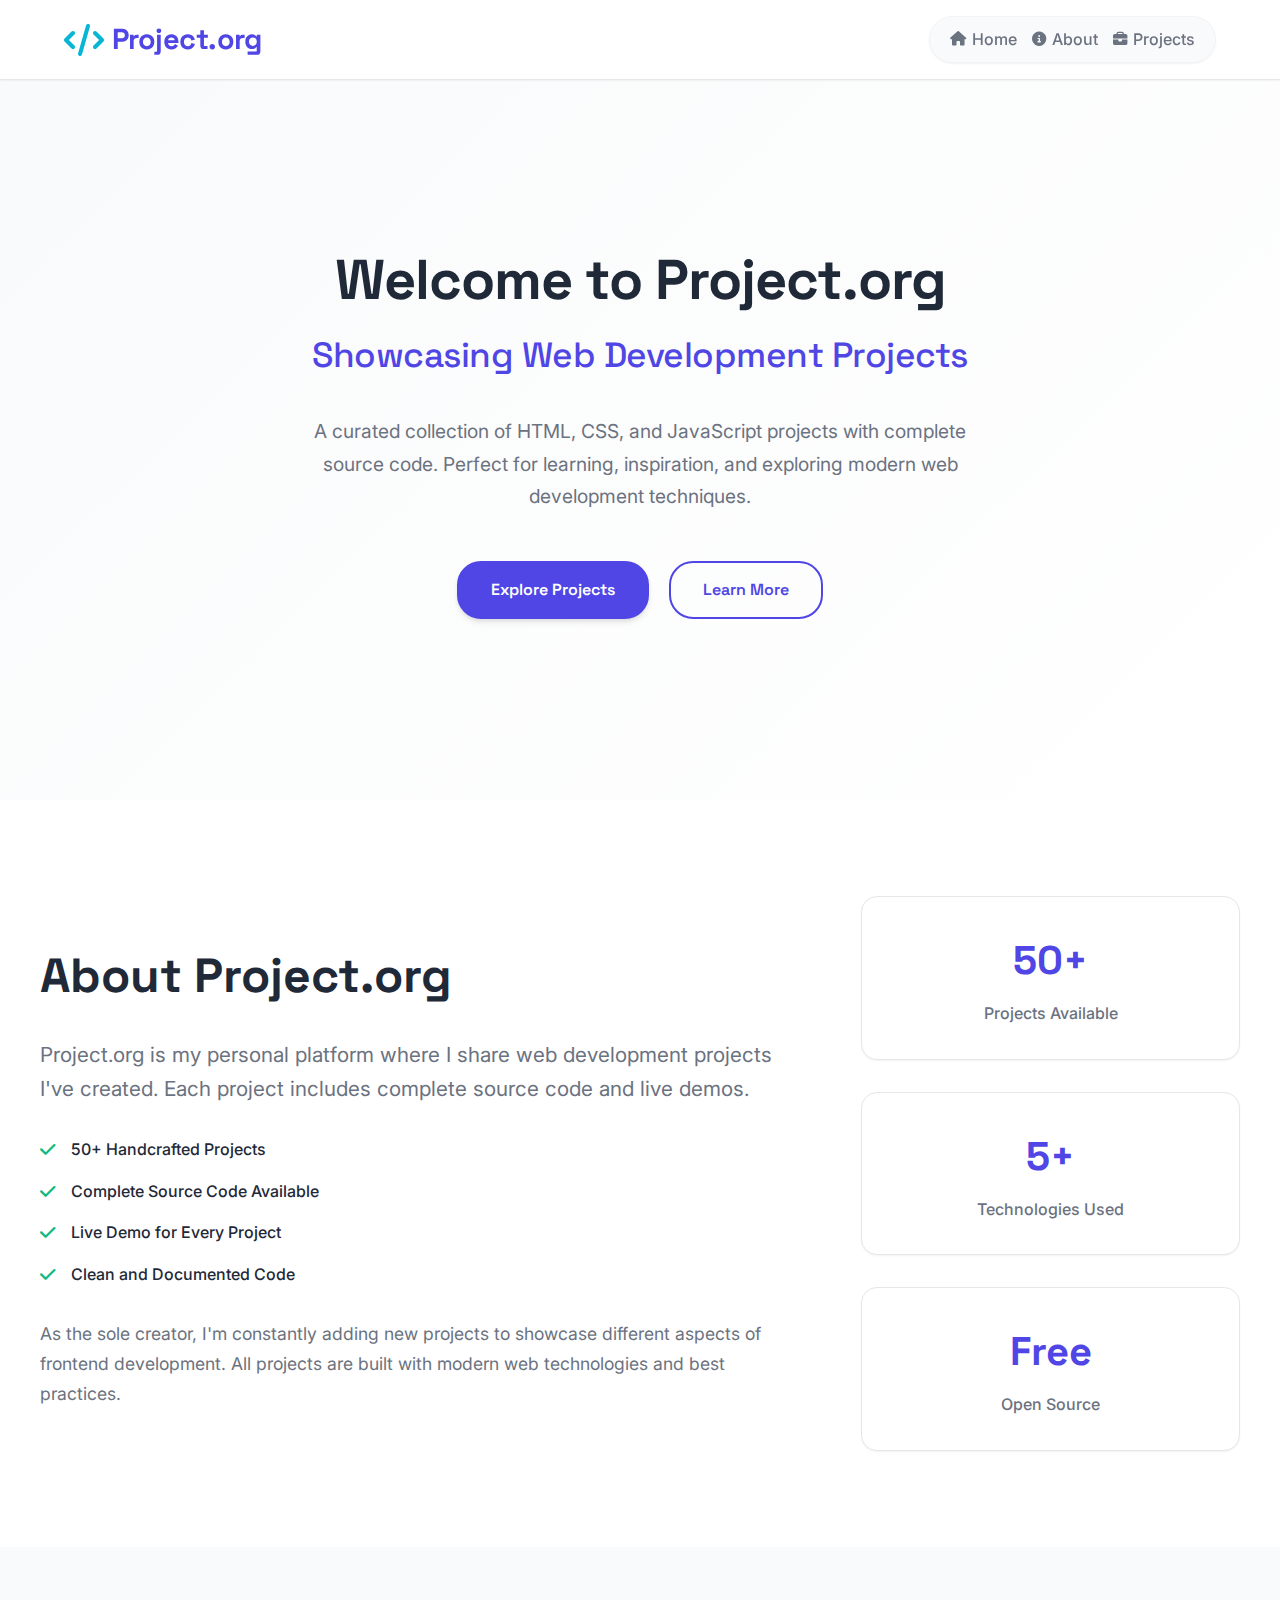
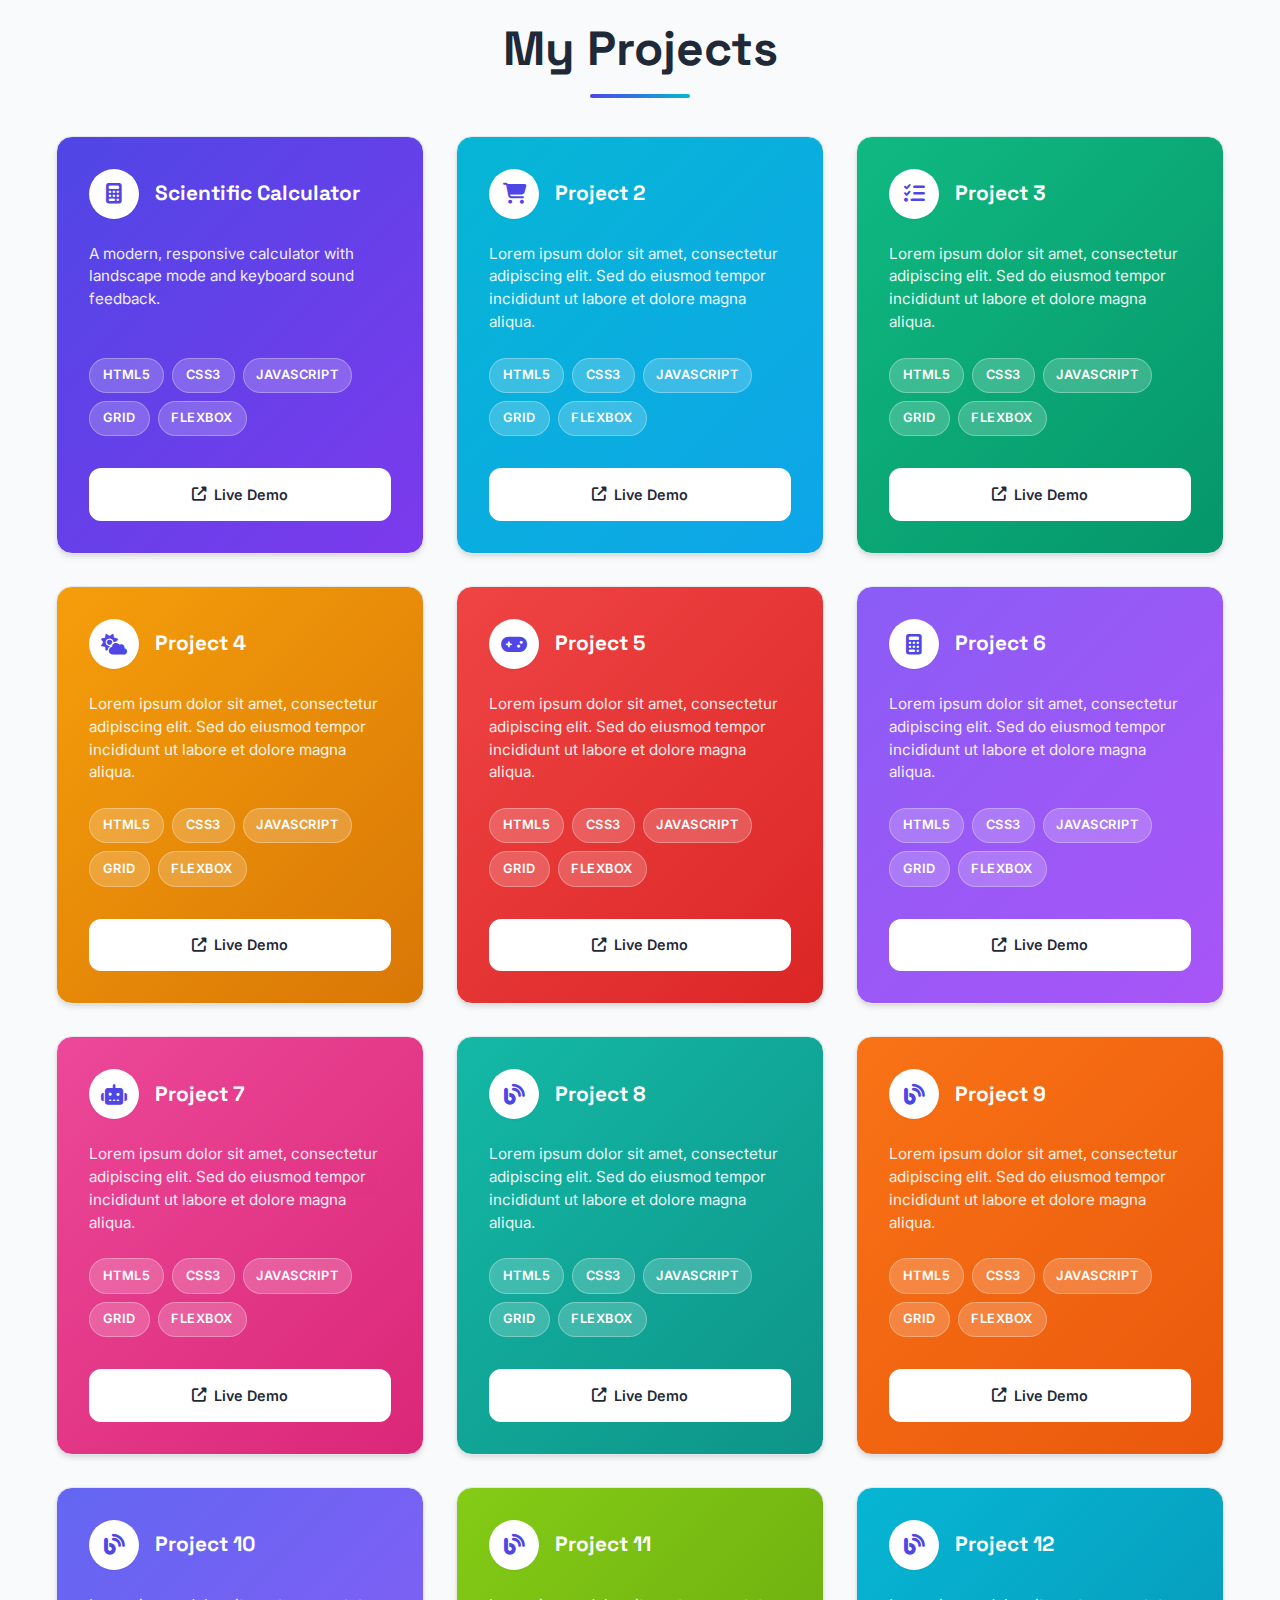
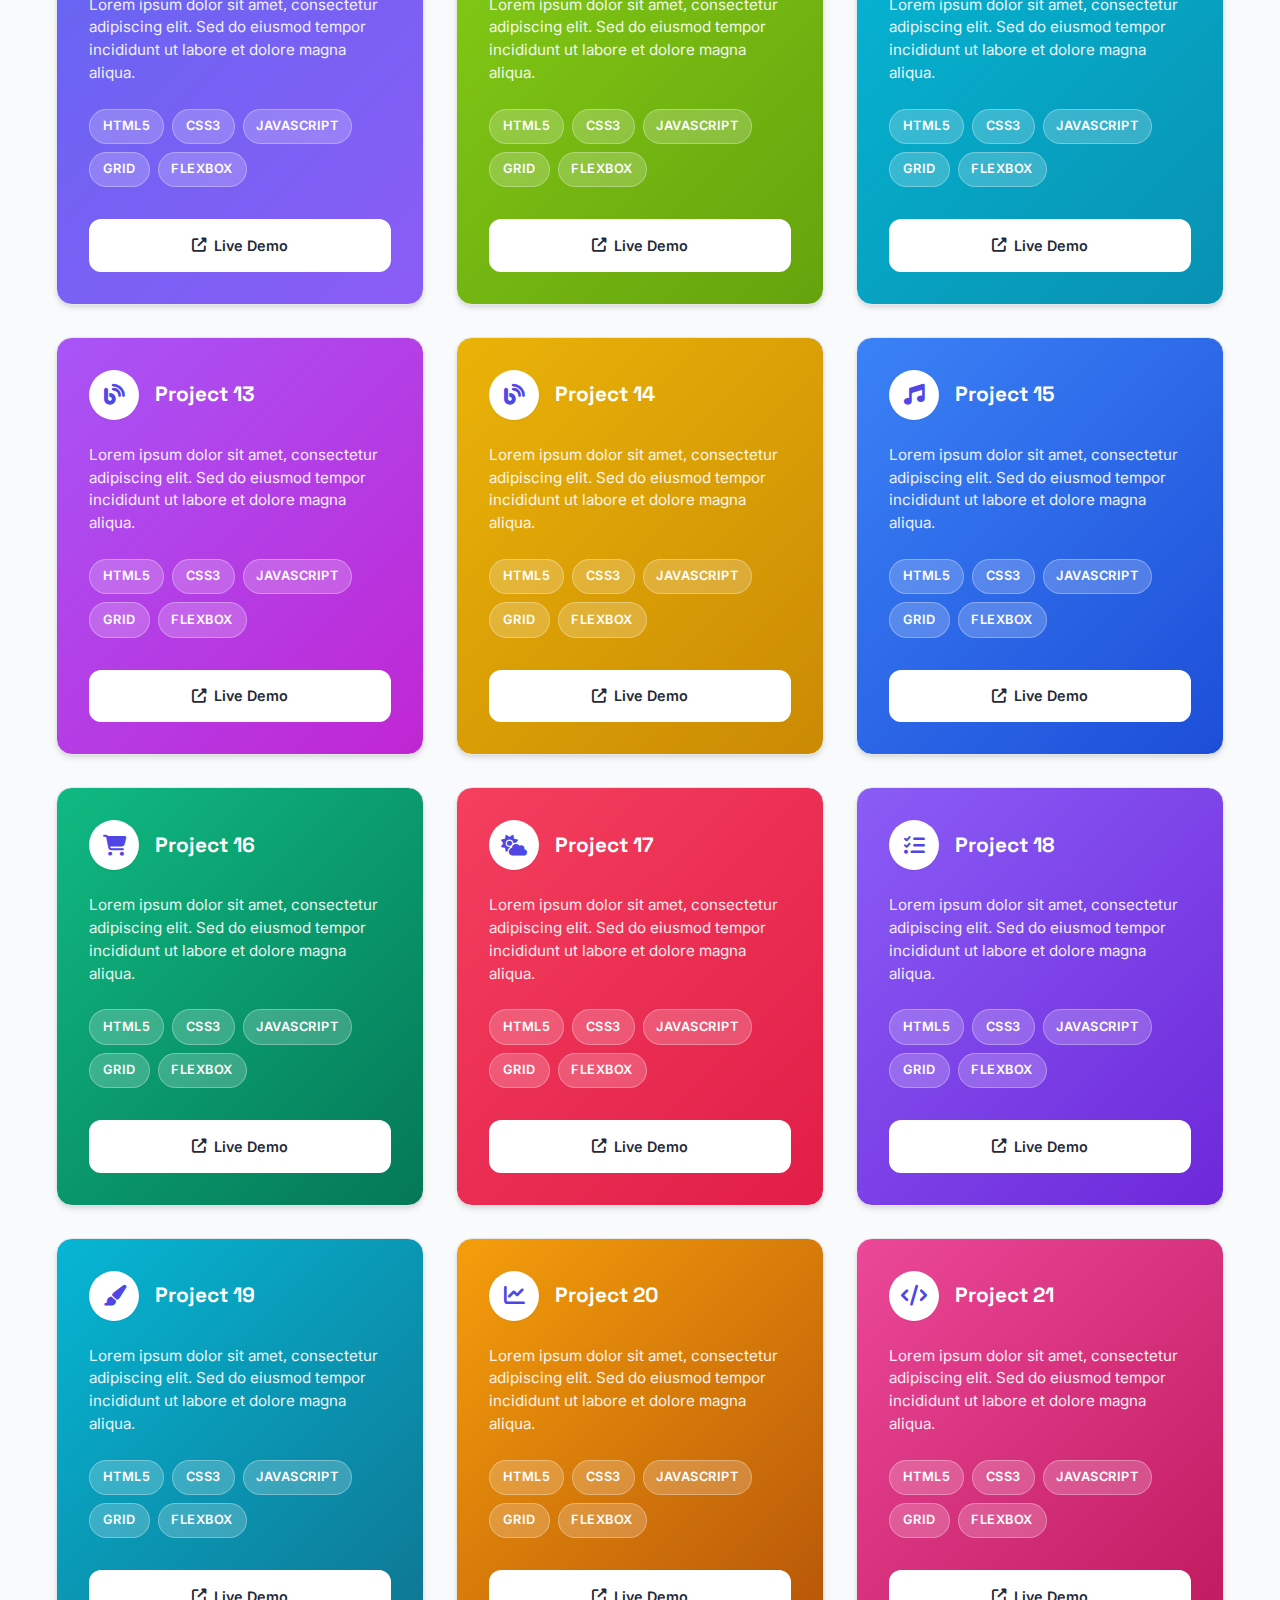
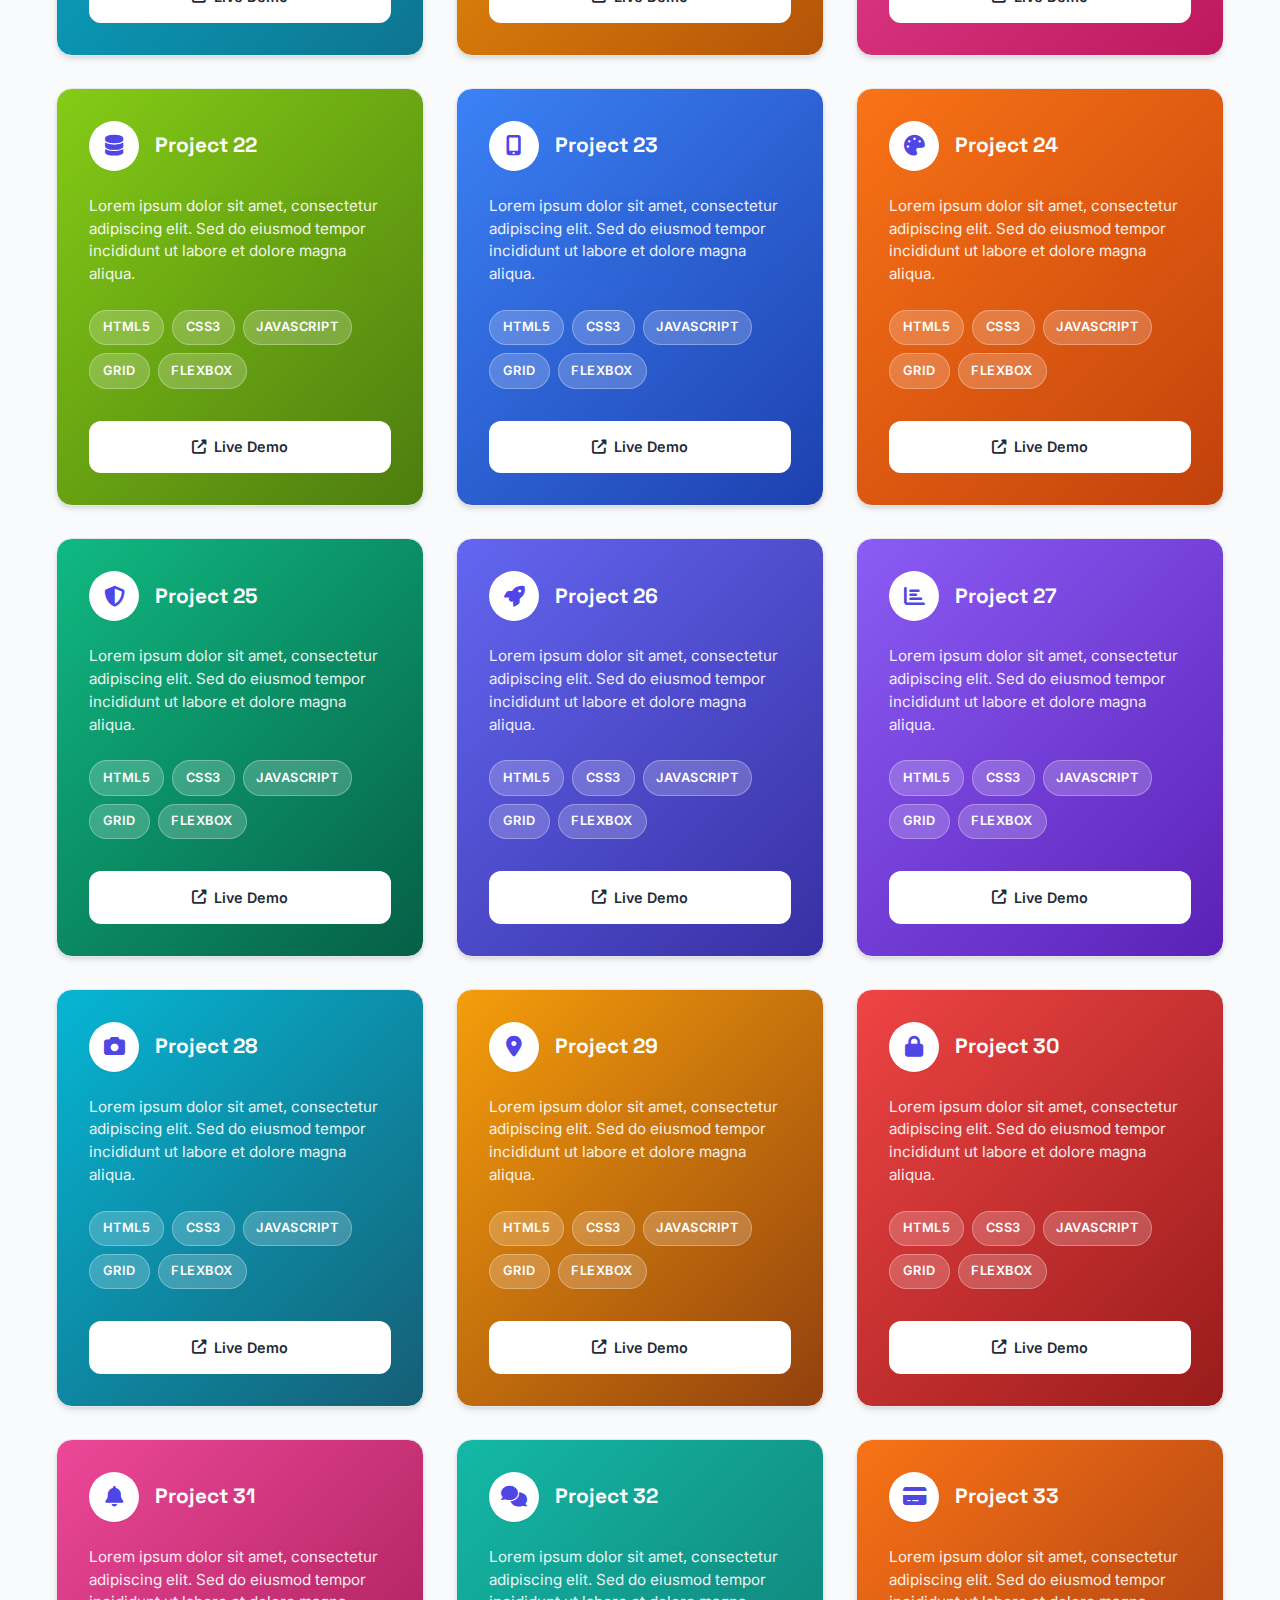
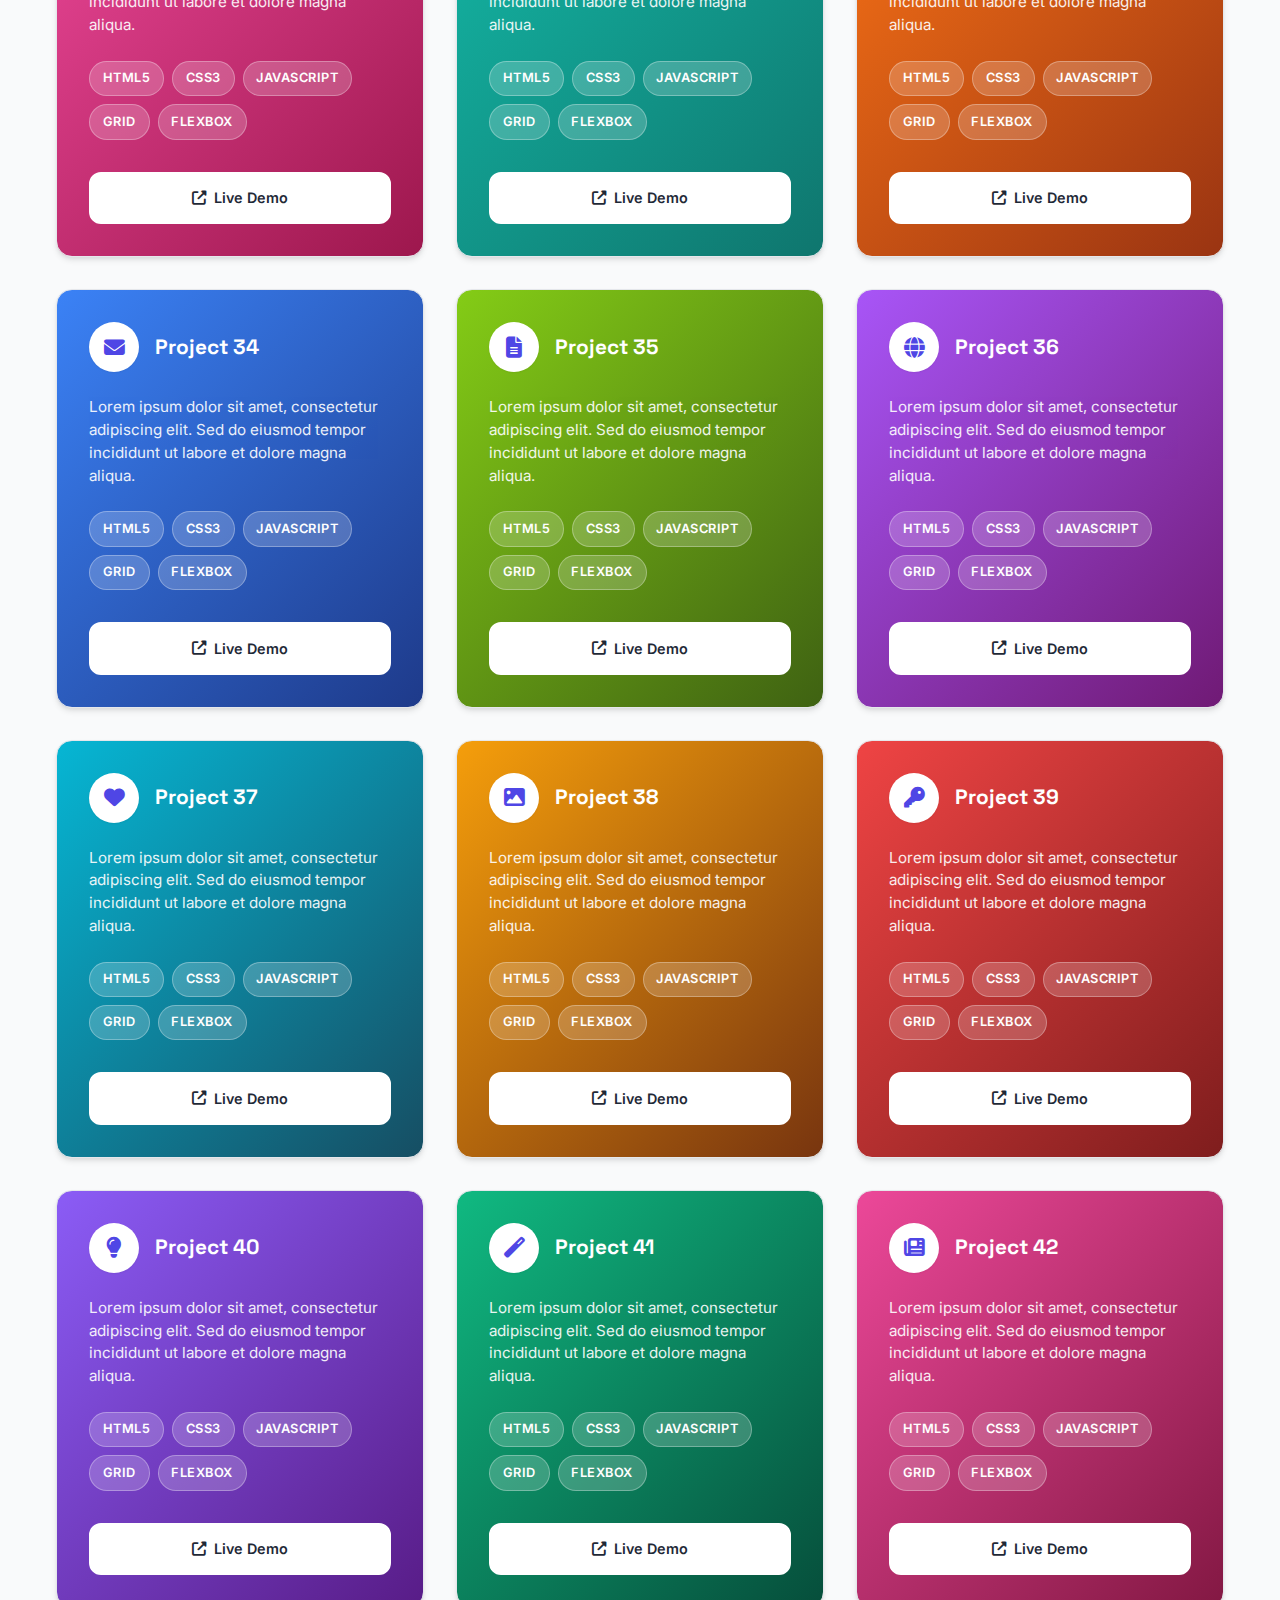
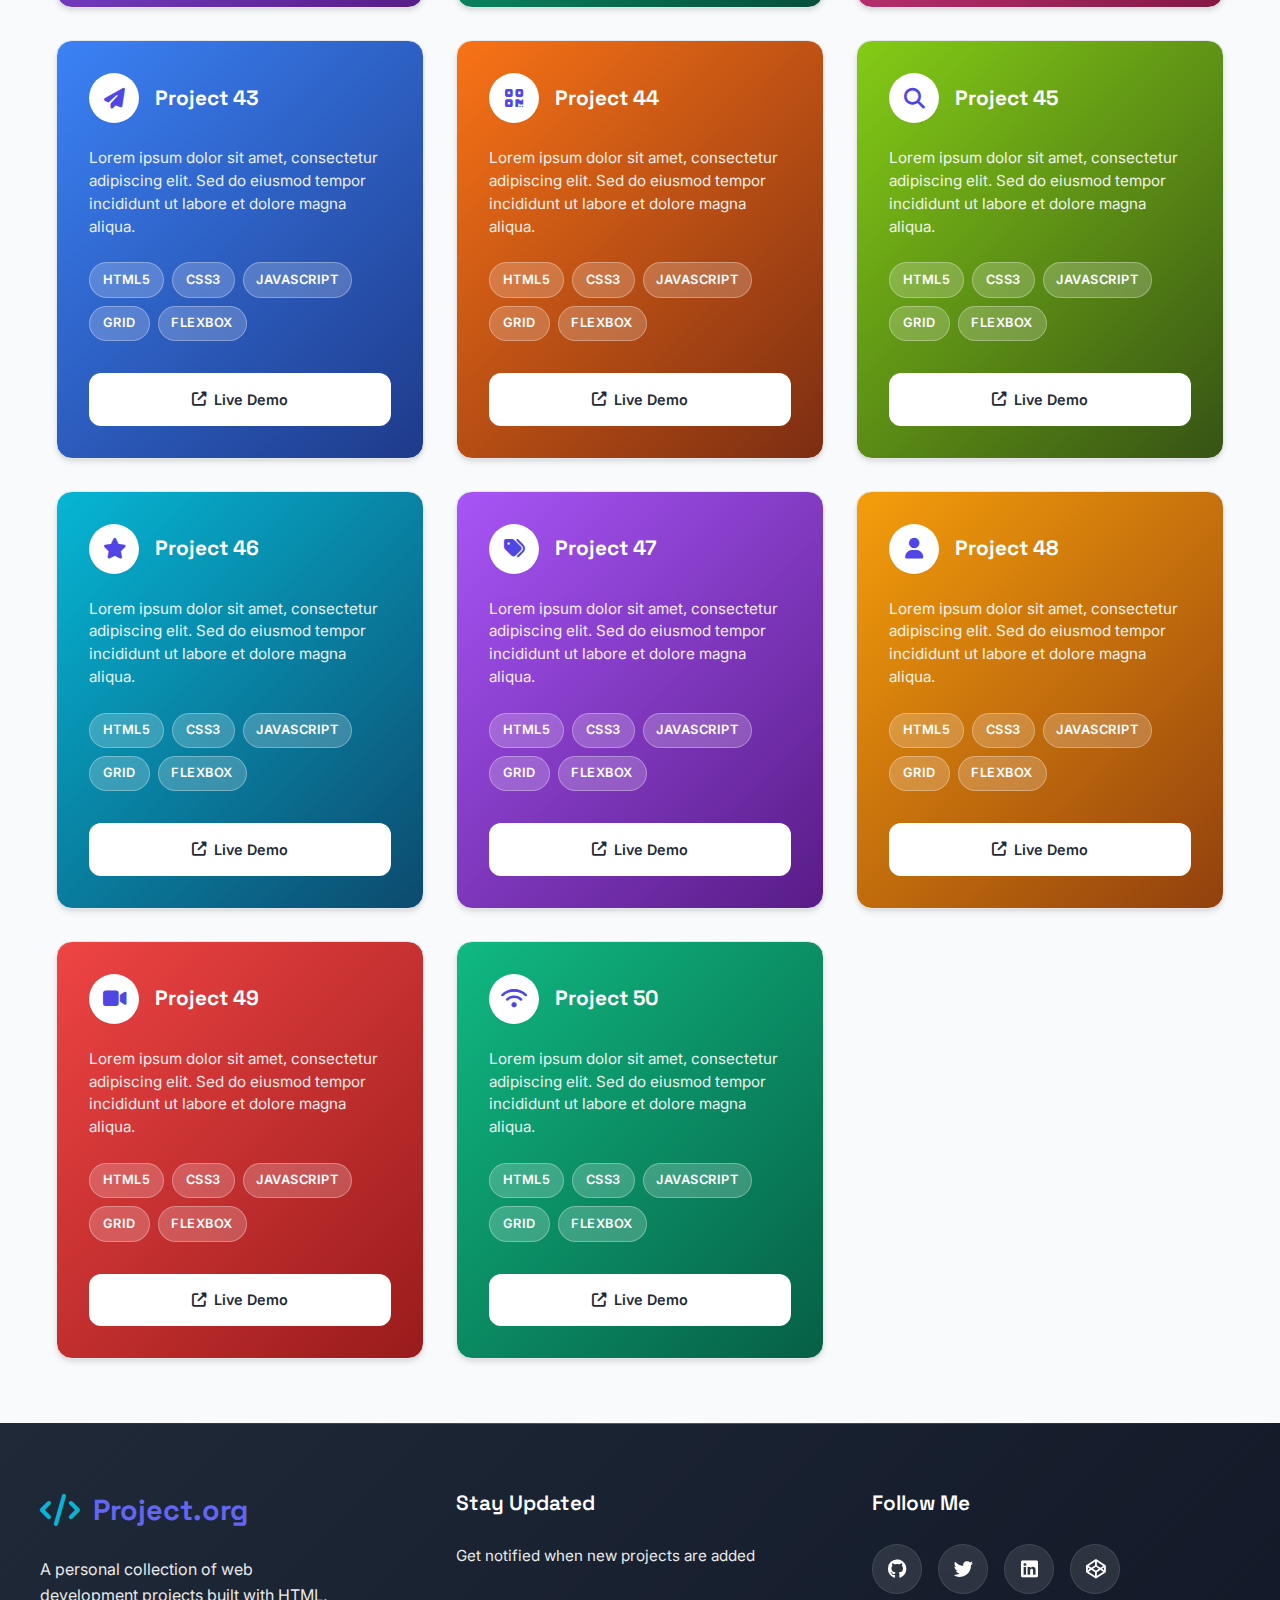
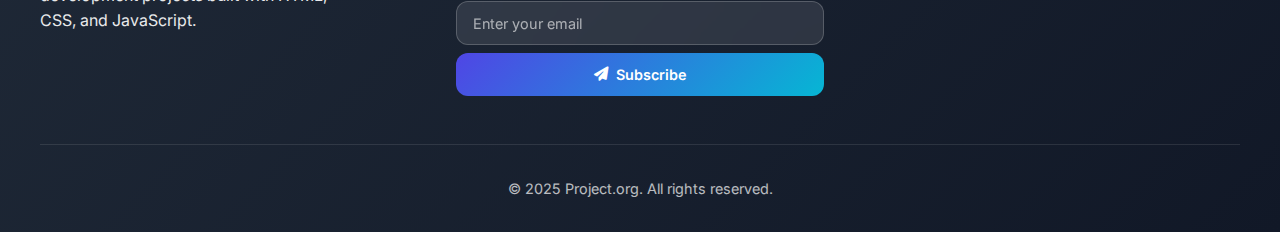
<file: index.html>
<!DOCTYPE html>
<html lang="en">
<head>
    <meta charset="UTF-8">
    <meta name="viewport" content="width=device-width, initial-scale=1.0">
    <title>Project.org - HTML, CSS & JavaScript Projects</title>
    <link rel="stylesheet" href="styles.css">
    <link rel="stylesheet" href="https://cdnjs.cloudflare.com/ajax/libs/font-awesome/6.4.0/css/all.min.css">
</head>
<body>
    <!-- ===== HEADER / NAVIGATION ===== -->
    <header>
        <div class="nav-container">
            <!-- Logo -->
            <div class="logo">
                <i class="fas fa-code"></i>
                <span>Project.org</span>
            </div>
            <!-- Navigation Links -->
            <div class="nav-btns">
                <a href="#Home" class="nav-links">
                    <i class="fas fa-home"></i>
                    <span>Home</span>
                </a>
                <a href="#About" class="nav-links">
                    <i class="fas fa-info-circle"></i>
                    <span>About</span>
                </a>
                <a href="#My_Projects" class="nav-links">
                    <i class="fas fa-briefcase"></i>
                    <span>Projects</span>
                </a>
            </div>
        </div>
    </header>

    <!-- ===== HERO / WELCOME SECTION ===== -->
    <section id="Home" class="Welcome_Section">
        <!-- Main Heading -->
        <h1>Welcome to Project.org</h1>
        <!-- Sub Heading -->
        <h2>Showcasing Web Development Projects</h2>
        <!-- Description -->
        <p>
            A curated collection of HTML, CSS, and JavaScript projects with complete source code.
            Perfect for learning, inspiration, and exploring modern web development techniques.
        </p>
        <!-- Action Buttons -->
        <div class="buttons">
            <a href="#My_Projects" class="btn All-Projects">Explore Projects</a>
            <a href="#About" class="btn contact">Learn More</a>
        </div>
    </section>

    <!-- ===== ABOUT SECTION ===== -->
    <section id="About" class="about-section">
        <div class="about-container">
            <div class="about-content">
                <div class="about-text">
                    <h2>About Project.org</h2>
                    <p class="about-intro">
                        Project.org is my personal platform where I share web development projects I've created.
                        Each project includes complete source code and live demos.
                    </p>
                    <div class="about-details">
                        <div class="detail-item">
                            <i class="fas fa-check"></i>
                            <span>50+ Handcrafted Projects</span>
                        </div>
                        <div class="detail-item">
                            <i class="fas fa-check"></i>
                            <span>Complete Source Code Available</span>
                        </div>
                        <div class="detail-item">
                            <i class="fas fa-check"></i>
                            <span>Live Demo for Every Project</span>
                        </div>
                        <div class="detail-item">
                            <i class="fas fa-check"></i>
                            <span>Clean and Documented Code</span>
                        </div>
                    </div>
                    <p class="about-description">
                        As the sole creator, I'm constantly adding new projects to showcase different aspects of
                        frontend development. All projects are built with modern web technologies and best practices.
                    </p>
                </div>
                <div class="about-stats">
                    <div class="stat">
                        <div class="stat-number">50+</div>
                        <div class="stat-label">Projects Available</div>
                    </div>
                    <div class="stat">
                        <div class="stat-number">5+</div>
                        <div class="stat-label">Technologies Used</div>
                    </div>
                    <div class="stat">
                        <div class="stat-number">Free</div>
                        <div class="stat-label">Open Source</div>
                    </div>
                </div>
            </div>
        </div>
    </section>

    <!-- ===== PROJECTS COLLECTION SECTION ===== -->
    <main id="My_Projects" class="project_collection">
        <!-- Section Heading -->
        <div class="proj-heading">
            My Projects
        </div>
        <!-- Projects Grid -->
        <div class="cards-wrapper">
            <!-- Project Card 1 -->
            <div class="project-cards pr-card_1">
                <div class="project-header">
                    <div class="project-icon">
                        <i class="fas fa-calculator"></i>
                    </div>
                    <h3 class="project-name">Scientific Calculator</h3>
                </div>
                <p class="project-description">A modern, responsive calculator with landscape mode and keyboard sound feedback.</p>
                <div class="project-tech">
                    <span class="tech-html">HTML5</span>
                    <span class="tech-css">CSS3</span>
                    <span class="tech-js">JavaScript</span>
                    <span class="tech-css">Grid</span>
                    <span class="tech-css">Flexbox</span>
                </div>
                <div class="card-buttons">
                    <div class="view-btn">
                        <a href="Project_1/index.html"><i class="fas fa-external-link-alt"></i> Live Demo</a>
                    </div>
                </div>
            </div>

            <!-- Project Card 2 -->
            <div class="project-cards pr-card_2">
                <div class="project-header">
                    <div class="project-icon">
                        <i class="fas fa-shopping-cart"></i>
                    </div>
                    <h3 class="project-name">Project 2</h3>
                </div>
                <p class="project-description">Lorem ipsum dolor sit amet, consectetur adipiscing elit. Sed do eiusmod tempor incididunt ut labore et dolore magna aliqua.</p>
                <div class="project-tech">
                    <span class="tech-html">HTML5</span>
                    <span class="tech-css">CSS3</span>
                    <span class="tech-js">JavaScript</span>
                    <span class="tech-css">Grid</span>
                    <span class="tech-css">Flexbox</span>
                </div>
                <div class="card-buttons">
                    <div class="view-btn">
                        <a href="/Project_2/index.html"><i class="fas fa-external-link-alt"></i> Live Demo</a>
                    </div>
                </div>
            </div>

            <!-- Project Card 3 -->
            <div class="project-cards pr-card_3">
                <div class="project-header">
                    <div class="project-icon">
                        <i class="fas fa-tasks"></i>
                    </div>
                    <h3 class="project-name">Project 3</h3>
                </div>
                <p class="project-description">Lorem ipsum dolor sit amet, consectetur adipiscing elit. Sed do eiusmod tempor incididunt ut labore et dolore magna aliqua.</p>
                <div class="project-tech">
                    <span class="tech-html">HTML5</span>
                    <span class="tech-css">CSS3</span>
                    <span class="tech-js">JavaScript</span>
                    <span class="tech-css">Grid</span>
                    <span class="tech-css">Flexbox</span>
                </div>
                <div class="card-buttons">
                    <div class="view-btn">
                        <a href="/Project_3/index.html"><i class="fas fa-external-link-alt"></i> Live Demo</a>
                    </div>
                </div>
            </div>

            <!-- Project Card 4 -->
            <div class="project-cards pr-card_4">
                <div class="project-header">
                    <div class="project-icon">
                        <i class="fas fa-cloud-sun"></i>
                    </div>
                    <h3 class="project-name">Project 4</h3>
                </div>
                <p class="project-description">Lorem ipsum dolor sit amet, consectetur adipiscing elit. Sed do eiusmod tempor incididunt ut labore et dolore magna aliqua.</p>
                <div class="project-tech">
                    <span class="tech-html">HTML5</span>
                    <span class="tech-css">CSS3</span>
                    <span class="tech-js">JavaScript</span>
                    <span class="tech-css">Grid</span>
                    <span class="tech-css">Flexbox</span>
                </div>
                <div class="card-buttons">
                    <div class="view-btn">
                        <a href="/Project_4/index.html"><i class="fas fa-external-link-alt"></i> Live Demo</a>
                    </div>
                </div>
            </div>

            <!-- Project Card 5 -->
            <div class="project-cards pr-card_5">
                <div class="project-header">
                    <div class="project-icon">
                        <i class="fas fa-gamepad"></i>
                    </div>
                    <h3 class="project-name">Project 5</h3>
                </div>
                <p class="project-description">Lorem ipsum dolor sit amet, consectetur adipiscing elit. Sed do eiusmod tempor incididunt ut labore et dolore magna aliqua.</p>
                <div class="project-tech">
                    <span class="tech-html">HTML5</span>
                    <span class="tech-css">CSS3</span>
                    <span class="tech-js">JavaScript</span>
                    <span class="tech-css">Grid</span>
                    <span class="tech-css">Flexbox</span>
                </div>
                <div class="card-buttons">
                    <div class="view-btn">
                        <a href="/Project_5/index.html"><i class="fas fa-external-link-alt"></i> Live Demo</a>
                    </div>
                </div>
            </div>

            <!-- Project Card 6 -->
            <div class="project-cards pr-card_6">
                <div class="project-header">
                    <div class="project-icon">
                        <i class="fas fa-calculator"></i>
                    </div>
                    <h3 class="project-name">Project 6</h3>
                </div>
                <p class="project-description">Lorem ipsum dolor sit amet, consectetur adipiscing elit. Sed do eiusmod tempor incididunt ut labore et dolore magna aliqua.</p>
                <div class="project-tech">
                    <span class="tech-html">HTML5</span>
                    <span class="tech-css">CSS3</span>
                    <span class="tech-js">JavaScript</span>
                    <span class="tech-css">Grid</span>
                    <span class="tech-css">Flexbox</span>
                </div>
                <div class="card-buttons">
                    <div class="view-btn">
                        <a href="/Project_6/index.html"><i class="fas fa-external-link-alt"></i> Live Demo</a>
                    </div>
                </div>
            </div>

            <!-- Project Card 7 -->
            <div class="project-cards pr-card_7">
                <div class="project-header">
                    <div class="project-icon">
                        <i class="fas fa-robot"></i>
                    </div>
                    <h3 class="project-name">Project 7</h3>
                </div>
                <p class="project-description">Lorem ipsum dolor sit amet, consectetur adipiscing elit. Sed do eiusmod tempor incididunt ut labore et dolore magna aliqua.</p>
                <div class="project-tech">
                    <span class="tech-html">HTML5</span>
                    <span class="tech-css">CSS3</span>
                    <span class="tech-js">JavaScript</span>
                    <span class="tech-css">Grid</span>
                    <span class="tech-css">Flexbox</span>
                </div>
                <div class="card-buttons">
                    <div class="view-btn">
                        <a href="/Project_7/index.html"><i class="fas fa-external-link-alt"></i> Live Demo</a>
                    </div>
                </div>
            </div>

            <!-- Project Card 8 -->
            <div class="project-cards pr-card_8">
                <div class="project-header">
                    <div class="project-icon">
                        <i class="fas fa-blog"></i>
                    </div>
                    <h3 class="project-name">Project 8</h3>
                </div>
                <p class="project-description">Lorem ipsum dolor sit amet, consectetur adipiscing elit. Sed do eiusmod tempor incididunt ut labore et dolore magna aliqua.</p>
                <div class="project-tech">
                    <span class="tech-html">HTML5</span>
                    <span class="tech-css">CSS3</span>
                    <span class="tech-js">JavaScript</span>
                    <span class="tech-css">Grid</span>
                    <span class="tech-css">Flexbox</span>
                </div>
                <div class="card-buttons">
                    <div class="view-btn">
                        <a href="/Project_8/index.html"><i class="fas fa-external-link-alt"></i> Live Demo</a>
                    </div>
                </div>
            </div>

            <!-- Project Card 9 -->
            <div class="project-cards pr-card_9">
                <div class="project-header">
                    <div class="project-icon">
                        <i class="fas fa-blog"></i>
                    </div>
                    <h3 class="project-name">Project 9</h3>
                </div>
                <p class="project-description">Lorem ipsum dolor sit amet, consectetur adipiscing elit. Sed do eiusmod tempor incididunt ut labore et dolore magna aliqua.</p>
                <div class="project-tech">
                    <span class="tech-html">HTML5</span>
                    <span class="tech-css">CSS3</span>
                    <span class="tech-js">JavaScript</span>
                    <span class="tech-css">Grid</span>
                    <span class="tech-css">Flexbox</span>
                </div>
                <div class="card-buttons">
                    <div class="view-btn">
                        <a href="/Project_9/index.html"><i class="fas fa-external-link-alt"></i> Live Demo</a>
                    </div>
                </div>
            </div>

            <!-- Project Card 10 -->
            <div class="project-cards pr-card_10">
                <div class="project-header">
                    <div class="project-icon">
                        <i class="fas fa-blog"></i>
                    </div>
                    <h3 class="project-name">Project 10</h3>
                </div>
                <p class="project-description">Lorem ipsum dolor sit amet, consectetur adipiscing elit. Sed do eiusmod tempor incididunt ut labore et dolore magna aliqua.</p>
                <div class="project-tech">
                    <span class="tech-html">HTML5</span>
                    <span class="tech-css">CSS3</span>
                    <span class="tech-js">JavaScript</span>
                    <span class="tech-css">Grid</span>
                    <span class="tech-css">Flexbox</span>
                </div>
                <div class="card-buttons">
                    <div class="view-btn">
                        <a href="/Project_10/index.html"><i class="fas fa-external-link-alt"></i> Live Demo</a>
                    </div>
                </div>
            </div>

            <!-- Project Card 11 -->
            <div class="project-cards pr-card_11">
                <div class="project-header">
                    <div class="project-icon">
                        <i class="fas fa-blog"></i>
                    </div>
                    <h3 class="project-name">Project 11</h3>
                </div>
                <p class="project-description">Lorem ipsum dolor sit amet, consectetur adipiscing elit. Sed do eiusmod tempor incididunt ut labore et dolore magna aliqua.</p>
                <div class="project-tech">
                    <span class="tech-html">HTML5</span>
                    <span class="tech-css">CSS3</span>
                    <span class="tech-js">JavaScript</span>
                    <span class="tech-css">Grid</span>
                    <span class="tech-css">Flexbox</span>
                </div>
                <div class="card-buttons">
                    <div class="view-btn">
                        <a href="/Project_11/index.html"><i class="fas fa-external-link-alt"></i> Live Demo</a>
                    </div>
                </div>
            </div>

            <!-- Project Card 12 -->
            <div class="project-cards pr-card_12">
                <div class="project-header">
                    <div class="project-icon">
                        <i class="fas fa-blog"></i>
                    </div>
                    <h3 class="project-name">Project 12</h3>
                </div>
                <p class="project-description">Lorem ipsum dolor sit amet, consectetur adipiscing elit. Sed do eiusmod tempor incididunt ut labore et dolore magna aliqua.</p>
                <div class="project-tech">
                    <span class="tech-html">HTML5</span>
                    <span class="tech-css">CSS3</span>
                    <span class="tech-js">JavaScript</span>
                    <span class="tech-css">Grid</span>
                    <span class="tech-css">Flexbox</span>
                </div>
                <div class="card-buttons">
                    <div class="view-btn">
                        <a href="/Project_12/index.html"><i class="fas fa-external-link-alt"></i> Live Demo</a>
                    </div>
                </div>
            </div>

            <!-- Project Card 13 -->
            <div class="project-cards pr-card_13">
                <div class="project-header">
                    <div class="project-icon">
                        <i class="fas fa-blog"></i>
                    </div>
                    <h3 class="project-name">Project 13</h3>
                </div>
                <p class="project-description">Lorem ipsum dolor sit amet, consectetur adipiscing elit. Sed do eiusmod tempor incididunt ut labore et dolore magna aliqua.</p>
                <div class="project-tech">
                    <span class="tech-html">HTML5</span>
                    <span class="tech-css">CSS3</span>
                    <span class="tech-js">JavaScript</span>
                    <span class="tech-css">Grid</span>
                    <span class="tech-css">Flexbox</span>
                </div>
                <div class="card-buttons">
                    <div class="view-btn">
                        <a href="/Project_13/index.html"><i class="fas fa-external-link-alt"></i> Live Demo</a>
                    </div>
                </div>
            </div>

            <!-- Project Card 14 -->
            <div class="project-cards pr-card_14">
                <div class="project-header">
                    <div class="project-icon">
                        <i class="fas fa-blog"></i>
                    </div>
                    <h3 class="project-name">Project 14</h3>
                </div>
                <p class="project-description">Lorem ipsum dolor sit amet, consectetur adipiscing elit. Sed do eiusmod tempor incididunt ut labore et dolore magna aliqua.</p>
                <div class="project-tech">
                    <span class="tech-html">HTML5</span>
                    <span class="tech-css">CSS3</span>
                    <span class="tech-js">JavaScript</span>
                    <span class="tech-css">Grid</span>
                    <span class="tech-css">Flexbox</span>
                </div>
                <div class="card-buttons">
                    <div class="view-btn">
                        <a href="/Project_14/index.html"><i class="fas fa-external-link-alt"></i> Live Demo</a>
                    </div>
                </div>
            </div>

            <!-- Project Card 15 -->
            <div class="project-cards pr-card_15">
                <div class="project-header">
                    <div class="project-icon">
                        <i class="fas fa-music"></i>
                    </div>
                    <h3 class="project-name">Project 15</h3>
                </div>
                <p class="project-description">Lorem ipsum dolor sit amet, consectetur adipiscing elit. Sed do eiusmod tempor incididunt ut labore et dolore magna aliqua.</p>
                <div class="project-tech">
                    <span class="tech-html">HTML5</span>
                    <span class="tech-css">CSS3</span>
                    <span class="tech-js">JavaScript</span>
                    <span class="tech-css">Grid</span>
                    <span class="tech-css">Flexbox</span>
                </div>
                <div class="card-buttons">
                    <div class="view-btn">
                        <a href="/Project_15/index.html"><i class="fas fa-external-link-alt"></i> Live Demo</a>
                    </div>
                </div>
            </div>

            <!-- Project Card 16 -->
            <div class="project-cards pr-card_16">
                <div class="project-header">
                    <div class="project-icon">
                        <i class="fas fa-shopping-cart"></i>
                    </div>
                    <h3 class="project-name">Project 16</h3>
                </div>
                <p class="project-description">Lorem ipsum dolor sit amet, consectetur adipiscing elit. Sed do eiusmod tempor incididunt ut labore et dolore magna aliqua.</p>
                <div class="project-tech">
                    <span class="tech-html">HTML5</span>
                    <span class="tech-css">CSS3</span>
                    <span class="tech-js">JavaScript</span>
                    <span class="tech-css">Grid</span>
                    <span class="tech-css">Flexbox</span>
                </div>
                <div class="card-buttons">
                    <div class="view-btn">
                        <a href="/Project_16/index.html"><i class="fas fa-external-link-alt"></i> Live Demo</a>
                    </div>
                </div>
            </div>

            <!-- Project Card 17 -->
            <div class="project-cards pr-card_17">
                <div class="project-header">
                    <div class="project-icon">
                        <i class="fas fa-cloud-sun"></i>
                    </div>
                    <h3 class="project-name">Project 17</h3>
                </div>
                <p class="project-description">Lorem ipsum dolor sit amet, consectetur adipiscing elit. Sed do eiusmod tempor incididunt ut labore et dolore magna aliqua.</p>
                <div class="project-tech">
                    <span class="tech-html">HTML5</span>
                    <span class="tech-css">CSS3</span>
                    <span class="tech-js">JavaScript</span>
                    <span class="tech-css">Grid</span>
                    <span class="tech-css">Flexbox</span>
                </div>
                <div class="card-buttons">
                    <div class="view-btn">
                        <a href="/Project_17/index.html"><i class="fas fa-external-link-alt"></i> Live Demo</a>
                    </div>
                </div>
            </div>

            <!-- Project Card 18 -->
            <div class="project-cards pr-card_18">
                <div class="project-header">
                    <div class="project-icon">
                        <i class="fas fa-tasks"></i>
                    </div>
                    <h3 class="project-name">Project 18</h3>
                </div>
                <p class="project-description">Lorem ipsum dolor sit amet, consectetur adipiscing elit. Sed do eiusmod tempor incididunt ut labore et dolore magna aliqua.</p>
                <div class="project-tech">
                    <span class="tech-html">HTML5</span>
                    <span class="tech-css">CSS3</span>
                    <span class="tech-js">JavaScript</span>
                    <span class="tech-css">Grid</span>
                    <span class="tech-css">Flexbox</span>
                </div>
                <div class="card-buttons">
                    <div class="view-btn">
                        <a href="/Project_18/index.html"><i class="fas fa-external-link-alt"></i> Live Demo</a>
                    </div>
                </div>
            </div>

            <!-- Project Card 19 -->
            <div class="project-cards pr-card_19">
                <div class="project-header">
                    <div class="project-icon">
                        <i class="fas fa-paint-brush"></i>
                    </div>
                    <h3 class="project-name">Project 19</h3>
                </div>
                <p class="project-description">Lorem ipsum dolor sit amet, consectetur adipiscing elit. Sed do eiusmod tempor incididunt ut labore et dolore magna aliqua.</p>
                <div class="project-tech">
                    <span class="tech-html">HTML5</span>
                    <span class="tech-css">CSS3</span>
                    <span class="tech-js">JavaScript</span>
                    <span class="tech-css">Grid</span>
                    <span class="tech-css">Flexbox</span>
                </div>
                <div class="card-buttons">
                    <div class="view-btn">
                        <a href="/Project_19/index.html"><i class="fas fa-external-link-alt"></i> Live Demo</a>
                    </div>
                </div>
            </div>

            <!-- Project Card 20 -->
            <div class="project-cards pr-card_20">
                <div class="project-header">
                    <div class="project-icon">
                        <i class="fas fa-chart-line"></i>
                    </div>
                    <h3 class="project-name">Project 20</h3>
                </div>
                <p class="project-description">Lorem ipsum dolor sit amet, consectetur adipiscing elit. Sed do eiusmod tempor incididunt ut labore et dolore magna aliqua.</p>
                <div class="project-tech">
                    <span class="tech-html">HTML5</span>
                    <span class="tech-css">CSS3</span>
                    <span class="tech-js">JavaScript</span>
                    <span class="tech-css">Grid</span>
                    <span class="tech-css">Flexbox</span>
                </div>
                <div class="card-buttons">
                    <div class="view-btn">
                        <a href="/Project_20/index.html"><i class="fas fa-external-link-alt"></i> Live Demo</a>
                    </div>
                </div>
            </div>

            <!-- Project Card 21 -->
            <div class="project-cards pr-card_21">
                <div class="project-header">
                    <div class="project-icon">
                        <i class="fas fa-code"></i>
                    </div>
                    <h3 class="project-name">Project 21</h3>
                </div>
                <p class="project-description">Lorem ipsum dolor sit amet, consectetur adipiscing elit. Sed do eiusmod tempor incididunt ut labore et dolore magna aliqua.</p>
                <div class="project-tech">
                    <span class="tech-html">HTML5</span>
                    <span class="tech-css">CSS3</span>
                    <span class="tech-js">JavaScript</span>
                    <span class="tech-css">Grid</span>
                    <span class="tech-css">Flexbox</span>
                </div>
                <div class="card-buttons">
                    <div class="view-btn">
                        <a href="/Project_21/index.html"><i class="fas fa-external-link-alt"></i> Live Demo</a>
                    </div>
                </div>
            </div>

            <!-- Project Card 22 -->
            <div class="project-cards pr-card_22">
                <div class="project-header">
                    <div class="project-icon">
                        <i class="fas fa-database"></i>
                    </div>
                    <h3 class="project-name">Project 22</h3>
                </div>
                <p class="project-description">Lorem ipsum dolor sit amet, consectetur adipiscing elit. Sed do eiusmod tempor incididunt ut labore et dolore magna aliqua.</p>
                <div class="project-tech">
                    <span class="tech-html">HTML5</span>
                    <span class="tech-css">CSS3</span>
                    <span class="tech-js">JavaScript</span>
                    <span class="tech-css">Grid</span>
                    <span class="tech-css">Flexbox</span>
                </div>
                <div class="card-buttons">
                    <div class="view-btn">
                        <a href="/Project_22/index.html"><i class="fas fa-external-link-alt"></i> Live Demo</a>
                    </div>
                </div>
            </div>

            <!-- Project Card 23 -->
            <div class="project-cards pr-card_23">
                <div class="project-header">
                    <div class="project-icon">
                        <i class="fas fa-mobile-alt"></i>
                    </div>
                    <h3 class="project-name">Project 23</h3>
                </div>
                <p class="project-description">Lorem ipsum dolor sit amet, consectetur adipiscing elit. Sed do eiusmod tempor incididunt ut labore et dolore magna aliqua.</p>
                <div class="project-tech">
                    <span class="tech-html">HTML5</span>
                    <span class="tech-css">CSS3</span>
                    <span class="tech-js">JavaScript</span>
                    <span class="tech-css">Grid</span>
                    <span class="tech-css">Flexbox</span>
                </div>
                <div class="card-buttons">
                    <div class="view-btn">
                        <a href="/Project_23/index.html"><i class="fas fa-external-link-alt"></i> Live Demo</a>
                    </div>
                </div>
            </div>

            <!-- Project Card 24 -->
            <div class="project-cards pr-card_24">
                <div class="project-header">
                    <div class="project-icon">
                        <i class="fas fa-palette"></i>
                    </div>
                    <h3 class="project-name">Project 24</h3>
                </div>
                <p class="project-description">Lorem ipsum dolor sit amet, consectetur adipiscing elit. Sed do eiusmod tempor incididunt ut labore et dolore magna aliqua.</p>
                <div class="project-tech">
                    <span class="tech-html">HTML5</span>
                    <span class="tech-css">CSS3</span>
                    <span class="tech-js">JavaScript</span>
                    <span class="tech-css">Grid</span>
                    <span class="tech-css">Flexbox</span>
                </div>
                <div class="card-buttons">
                    <div class="view-btn">
                        <a href="/Project_24/index.html"><i class="fas fa-external-link-alt"></i> Live Demo</a>
                    </div>
                </div>
            </div>

            <!-- Project Card 25 -->
            <div class="project-cards pr-card_25">
                <div class="project-header">
                    <div class="project-icon">
                        <i class="fas fa-shield-alt"></i>
                    </div>
                    <h3 class="project-name">Project 25</h3>
                </div>
                <p class="project-description">Lorem ipsum dolor sit amet, consectetur adipiscing elit. Sed do eiusmod tempor incididunt ut labore et dolore magna aliqua.</p>
                <div class="project-tech">
                    <span class="tech-html">HTML5</span>
                    <span class="tech-css">CSS3</span>
                    <span class="tech-js">JavaScript</span>
                    <span class="tech-css">Grid</span>
                    <span class="tech-css">Flexbox</span>
                </div>
                <div class="card-buttons">
                    <div class="view-btn">
                        <a href="/Project_25/index.html"><i class="fas fa-external-link-alt"></i> Live Demo</a>
                    </div>
                </div>
            </div>

            <!-- Project Card 26 -->
            <div class="project-cards pr-card_26">
                <div class="project-header">
                    <div class="project-icon">
                        <i class="fas fa-rocket"></i>
                    </div>
                    <h3 class="project-name">Project 26</h3>
                </div>
                <p class="project-description">Lorem ipsum dolor sit amet, consectetur adipiscing elit. Sed do eiusmod tempor incididunt ut labore et dolore magna aliqua.</p>
                <div class="project-tech">
                    <span class="tech-html">HTML5</span>
                    <span class="tech-css">CSS3</span>
                    <span class="tech-js">JavaScript</span>
                    <span class="tech-css">Grid</span>
                    <span class="tech-css">Flexbox</span>
                </div>
                <div class="card-buttons">
                    <div class="view-btn">
                        <a href="/Project_26/index.html"><i class="fas fa-external-link-alt"></i> Live Demo</a>
                    </div>
                </div>
            </div>

            <!-- Project Card 27 -->
            <div class="project-cards pr-card_27">
                <div class="project-header">
                    <div class="project-icon">
                        <i class="fas fa-chart-bar"></i>
                    </div>
                    <h3 class="project-name">Project 27</h3>
                </div>
                <p class="project-description">Lorem ipsum dolor sit amet, consectetur adipiscing elit. Sed do eiusmod tempor incididunt ut labore et dolore magna aliqua.</p>
                <div class="project-tech">
                    <span class="tech-html">HTML5</span>
                    <span class="tech-css">CSS3</span>
                    <span class="tech-js">JavaScript</span>
                    <span class="tech-css">Grid</span>
                    <span class="tech-css">Flexbox</span>
                </div>
                <div class="card-buttons">
                    <div class="view-btn">
                        <a href="/Project_27/index.html"><i class="fas fa-external-link-alt"></i> Live Demo</a>
                    </div>
                </div>
            </div>

            <!-- Project Card 28 -->
            <div class="project-cards pr-card_28">
                <div class="project-header">
                    <div class="project-icon">
                        <i class="fas fa-camera"></i>
                    </div>
                    <h3 class="project-name">Project 28</h3>
                </div>
                <p class="project-description">Lorem ipsum dolor sit amet, consectetur adipiscing elit. Sed do eiusmod tempor incididunt ut labore et dolore magna aliqua.</p>
                <div class="project-tech">
                    <span class="tech-html">HTML5</span>
                    <span class="tech-css">CSS3</span>
                    <span class="tech-js">JavaScript</span>
                    <span class="tech-css">Grid</span>
                    <span class="tech-css">Flexbox</span>
                </div>
                <div class="card-buttons">
                    <div class="view-btn">
                        <a href="/Project_28/index.html"><i class="fas fa-external-link-alt"></i> Live Demo</a>
                    </div>
                </div>
            </div>

            <!-- Project Card 29 -->
            <div class="project-cards pr-card_29">
                <div class="project-header">
                    <div class="project-icon">
                        <i class="fas fa-map-marker-alt"></i>
                    </div>
                    <h3 class="project-name">Project 29</h3>
                </div>
                <p class="project-description">Lorem ipsum dolor sit amet, consectetur adipiscing elit. Sed do eiusmod tempor incididunt ut labore et dolore magna aliqua.</p>
                <div class="project-tech">
                    <span class="tech-html">HTML5</span>
                    <span class="tech-css">CSS3</span>
                    <span class="tech-js">JavaScript</span>
                    <span class="tech-css">Grid</span>
                    <span class="tech-css">Flexbox</span>
                </div>
                <div class="card-buttons">
                    <div class="view-btn">
                        <a href="/Project_29/index.html"><i class="fas fa-external-link-alt"></i> Live Demo</a>
                    </div>
                </div>
            </div>

            <!-- Project Card 30 -->
            <div class="project-cards pr-card_30">
                <div class="project-header">
                    <div class="project-icon">
                        <i class="fas fa-lock"></i>
                    </div>
                    <h3 class="project-name">Project 30</h3>
                </div>
                <p class="project-description">Lorem ipsum dolor sit amet, consectetur adipiscing elit. Sed do eiusmod tempor incididunt ut labore et dolore magna aliqua.</p>
                <div class="project-tech">
                    <span class="tech-html">HTML5</span>
                    <span class="tech-css">CSS3</span>
                    <span class="tech-js">JavaScript</span>
                    <span class="tech-css">Grid</span>
                    <span class="tech-css">Flexbox</span>
                </div>
                <div class="card-buttons">
                    <div class="view-btn">
                        <a href="/Project_30/index.html"><i class="fas fa-external-link-alt"></i> Live Demo</a>
                    </div>
                </div>
            </div>

            <!-- Project Card 31 -->
            <div class="project-cards pr-card_31">
                <div class="project-header">
                    <div class="project-icon">
                        <i class="fas fa-bell"></i>
                    </div>
                    <h3 class="project-name">Project 31</h3>
                </div>
                <p class="project-description">Lorem ipsum dolor sit amet, consectetur adipiscing elit. Sed do eiusmod tempor incididunt ut labore et dolore magna aliqua.</p>
                <div class="project-tech">
                    <span class="tech-html">HTML5</span>
                    <span class="tech-css">CSS3</span>
                    <span class="tech-js">JavaScript</span>
                    <span class="tech-css">Grid</span>
                    <span class="tech-css">Flexbox</span>
                </div>
                <div class="card-buttons">
                    <div class="view-btn">
                        <a href="/Project_31/index.html"><i class="fas fa-external-link-alt"></i> Live Demo</a>
                    </div>
                </div>
            </div>

            <!-- Project Card 32 -->
            <div class="project-cards pr-card_32">
                <div class="project-header">
                    <div class="project-icon">
                        <i class="fas fa-comments"></i>
                    </div>
                    <h3 class="project-name">Project 32</h3>
                </div>
                <p class="project-description">Lorem ipsum dolor sit amet, consectetur adipiscing elit. Sed do eiusmod tempor incididunt ut labore et dolore magna aliqua.</p>
                <div class="project-tech">
                    <span class="tech-html">HTML5</span>
                    <span class="tech-css">CSS3</span>
                    <span class="tech-js">JavaScript</span>
                    <span class="tech-css">Grid</span>
                    <span class="tech-css">Flexbox</span>
                </div>
                <div class="card-buttons">
                    <div class="view-btn">
                        <a href="/Project_32/index.html"><i class="fas fa-external-link-alt"></i> Live Demo</a>
                    </div>
                </div>
            </div>

            <!-- Project Card 33 -->
            <div class="project-cards pr-card_33">
                <div class="project-header">
                    <div class="project-icon">
                        <i class="fas fa-credit-card"></i>
                    </div>
                    <h3 class="project-name">Project 33</h3>
                </div>
                <p class="project-description">Lorem ipsum dolor sit amet, consectetur adipiscing elit. Sed do eiusmod tempor incididunt ut labore et dolore magna aliqua.</p>
                <div class="project-tech">
                    <span class="tech-html">HTML5</span>
                    <span class="tech-css">CSS3</span>
                    <span class="tech-js">JavaScript</span>
                    <span class="tech-css">Grid</span>
                    <span class="tech-css">Flexbox</span>
                </div>
                <div class="card-buttons">
                    <div class="view-btn">
                        <a href="/Project_33/index.html"><i class="fas fa-external-link-alt"></i> Live Demo</a>
                    </div>
                </div>
            </div>

            <!-- Project Card 34 -->
            <div class="project-cards pr-card_34">
                <div class="project-header">
                    <div class="project-icon">
                        <i class="fas fa-envelope"></i>
                    </div>
                    <h3 class="project-name">Project 34</h3>
                </div>
                <p class="project-description">Lorem ipsum dolor sit amet, consectetur adipiscing elit. Sed do eiusmod tempor incididunt ut labore et dolore magna aliqua.</p>
                <div class="project-tech">
                    <span class="tech-html">HTML5</span>
                    <span class="tech-css">CSS3</span>
                    <span class="tech-js">JavaScript</span>
                    <span class="tech-css">Grid</span>
                    <span class="tech-css">Flexbox</span>
                </div>
                <div class="card-buttons">
                    <div class="view-btn">
                        <a href="/Project_34/index.html"><i class="fas fa-external-link-alt"></i> Live Demo</a>
                    </div>
                </div>
            </div>

            <!-- Project Card 35 -->
            <div class="project-cards pr-card_35">
                <div class="project-header">
                    <div class="project-icon">
                        <i class="fas fa-file-alt"></i>
                    </div>
                    <h3 class="project-name">Project 35</h3>
                </div>
                <p class="project-description">Lorem ipsum dolor sit amet, consectetur adipiscing elit. Sed do eiusmod tempor incididunt ut labore et dolore magna aliqua.</p>
                <div class="project-tech">
                    <span class="tech-html">HTML5</span>
                    <span class="tech-css">CSS3</span>
                    <span class="tech-js">JavaScript</span>
                    <span class="tech-css">Grid</span>
                    <span class="tech-css">Flexbox</span>
                </div>
                <div class="card-buttons">
                    <div class="view-btn">
                        <a href="/Project_35/index.html"><i class="fas fa-external-link-alt"></i> Live Demo</a>
                    </div>
                </div>
            </div>

            <!-- Project Card 36 -->
            <div class="project-cards pr-card_36">
                <div class="project-header">
                    <div class="project-icon">
                        <i class="fas fa-globe"></i>
                    </div>
                    <h3 class="project-name">Project 36</h3>
                </div>
                <p class="project-description">Lorem ipsum dolor sit amet, consectetur adipiscing elit. Sed do eiusmod tempor incididunt ut labore et dolore magna aliqua.</p>
                <div class="project-tech">
                    <span class="tech-html">HTML5</span>
                    <span class="tech-css">CSS3</span>
                    <span class="tech-js">JavaScript</span>
                    <span class="tech-css">Grid</span>
                    <span class="tech-css">Flexbox</span>
                </div>
                <div class="card-buttons">
                    <div class="view-btn">
                        <a href="/Project_36/index.html"><i class="fas fa-external-link-alt"></i> Live Demo</a>
                    </div>
                </div>
            </div>

            <!-- Project Card 37 -->
            <div class="project-cards pr-card_37">
                <div class="project-header">
                    <div class="project-icon">
                        <i class="fas fa-heart"></i>
                    </div>
                    <h3 class="project-name">Project 37</h3>
                </div>
                <p class="project-description">Lorem ipsum dolor sit amet, consectetur adipiscing elit. Sed do eiusmod tempor incididunt ut labore et dolore magna aliqua.</p>
                <div class="project-tech">
                    <span class="tech-html">HTML5</span>
                    <span class="tech-css">CSS3</span>
                    <span class="tech-js">JavaScript</span>
                    <span class="tech-css">Grid</span>
                    <span class="tech-css">Flexbox</span>
                </div>
                <div class="card-buttons">
                    <div class="view-btn">
                        <a href="/Project_37/index.html"><i class="fas fa-external-link-alt"></i> Live Demo</a>
                    </div>
                </div>
            </div>

            <!-- Project Card 38 -->
            <div class="project-cards pr-card_38">
                <div class="project-header">
                    <div class="project-icon">
                        <i class="fas fa-image"></i>
                    </div>
                    <h3 class="project-name">Project 38</h3>
                </div>
                <p class="project-description">Lorem ipsum dolor sit amet, consectetur adipiscing elit. Sed do eiusmod tempor incididunt ut labore et dolore magna aliqua.</p>
                <div class="project-tech">
                    <span class="tech-html">HTML5</span>
                    <span class="tech-css">CSS3</span>
                    <span class="tech-js">JavaScript</span>
                    <span class="tech-css">Grid</span>
                    <span class="tech-css">Flexbox</span>
                </div>
                <div class="card-buttons">
                    <div class="view-btn">
                        <a href="/Project_38/index.html"><i class="fas fa-external-link-alt"></i> Live Demo</a>
                    </div>
                </div>
            </div>

            <!-- Project Card 39 -->
            <div class="project-cards pr-card_39">
                <div class="project-header">
                    <div class="project-icon">
                        <i class="fas fa-key"></i>
                    </div>
                    <h3 class="project-name">Project 39</h3>
                </div>
                <p class="project-description">Lorem ipsum dolor sit amet, consectetur adipiscing elit. Sed do eiusmod tempor incididunt ut labore et dolore magna aliqua.</p>
                <div class="project-tech">
                    <span class="tech-html">HTML5</span>
                    <span class="tech-css">CSS3</span>
                    <span class="tech-js">JavaScript</span>
                    <span class="tech-css">Grid</span>
                    <span class="tech-css">Flexbox</span>
                </div>
                <div class="card-buttons">
                    <div class="view-btn">
                        <a href="/Project_39/index.html"><i class="fas fa-external-link-alt"></i> Live Demo</a>
                    </div>
                </div>
            </div>

            <!-- Project Card 40 -->
            <div class="project-cards pr-card_40">
                <div class="project-header">
                    <div class="project-icon">
                        <i class="fas fa-lightbulb"></i>
                    </div>
                    <h3 class="project-name">Project 40</h3>
                </div>
                <p class="project-description">Lorem ipsum dolor sit amet, consectetur adipiscing elit. Sed do eiusmod tempor incididunt ut labore et dolore magna aliqua.</p>
                <div class="project-tech">
                    <span class="tech-html">HTML5</span>
                    <span class="tech-css">CSS3</span>
                    <span class="tech-js">JavaScript</span>
                    <span class="tech-css">Grid</span>
                    <span class="tech-css">Flexbox</span>
                </div>
                <div class="card-buttons">
                    <div class="view-btn">
                        <a href="/Project_40/index.html"><i class="fas fa-external-link-alt"></i> Live Demo</a>
                    </div>
                </div>
            </div>

            <!-- Project Card 41 -->
            <div class="project-cards pr-card_41">
                <div class="project-header">
                    <div class="project-icon">
                        <i class="fas fa-magic"></i>
                    </div>
                    <h3 class="project-name">Project 41</h3>
                </div>
                <p class="project-description">Lorem ipsum dolor sit amet, consectetur adipiscing elit. Sed do eiusmod tempor incididunt ut labore et dolore magna aliqua.</p>
                <div class="project-tech">
                    <span class="tech-html">HTML5</span>
                    <span class="tech-css">CSS3</span>
                    <span class="tech-js">JavaScript</span>
                    <span class="tech-css">Grid</span>
                    <span class="tech-css">Flexbox</span>
                </div>
                <div class="card-buttons">
                    <div class="view-btn">
                        <a href="/Project_41/index.html"><i class="fas fa-external-link-alt"></i> Live Demo</a>
                    </div>
                </div>
            </div>

            <!-- Project Card 42 -->
            <div class="project-cards pr-card_42">
                <div class="project-header">
                    <div class="project-icon">
                        <i class="fas fa-newspaper"></i>
                    </div>
                    <h3 class="project-name">Project 42</h3>
                </div>
                <p class="project-description">Lorem ipsum dolor sit amet, consectetur adipiscing elit. Sed do eiusmod tempor incididunt ut labore et dolore magna aliqua.</p>
                <div class="project-tech">
                    <span class="tech-html">HTML5</span>
                    <span class="tech-css">CSS3</span>
                    <span class="tech-js">JavaScript</span>
                    <span class="tech-css">Grid</span>
                    <span class="tech-css">Flexbox</span>
                </div>
                <div class="card-buttons">
                    <div class="view-btn">
                        <a href="/Project_42/index.html"><i class="fas fa-external-link-alt"></i> Live Demo</a>
                    </div>
                </div>
            </div>

            <!-- Project Card 43 -->
            <div class="project-cards pr-card_43">
                <div class="project-header">
                    <div class="project-icon">
                        <i class="fas fa-paper-plane"></i>
                    </div>
                    <h3 class="project-name">Project 43</h3>
                </div>
                <p class="project-description">Lorem ipsum dolor sit amet, consectetur adipiscing elit. Sed do eiusmod tempor incididunt ut labore et dolore magna aliqua.</p>
                <div class="project-tech">
                    <span class="tech-html">HTML5</span>
                    <span class="tech-css">CSS3</span>
                    <span class="tech-js">JavaScript</span>
                    <span class="tech-css">Grid</span>
                    <span class="tech-css">Flexbox</span>
                </div>
                <div class="card-buttons">
                    <div class="view-btn">
                        <a href="/Project_43/index.html"><i class="fas fa-external-link-alt"></i> Live Demo</a>
                    </div>
                </div>
            </div>

            <!-- Project Card 44 -->
            <div class="project-cards pr-card_44">
                <div class="project-header">
                    <div class="project-icon">
                        <i class="fas fa-qrcode"></i>
                    </div>
                    <h3 class="project-name">Project 44</h3>
                </div>
                <p class="project-description">Lorem ipsum dolor sit amet, consectetur adipiscing elit. Sed do eiusmod tempor incididunt ut labore et dolore magna aliqua.</p>
                <div class="project-tech">
                    <span class="tech-html">HTML5</span>
                    <span class="tech-css">CSS3</span>
                    <span class="tech-js">JavaScript</span>
                    <span class="tech-css">Grid</span>
                    <span class="tech-css">Flexbox</span>
                </div>
                <div class="card-buttons">
                    <div class="view-btn">
                        <a href="/Project_44/index.html"><i class="fas fa-external-link-alt"></i> Live Demo</a>
                    </div>
                </div>
            </div>

            <!-- Project Card 45 -->
            <div class="project-cards pr-card_45">
                <div class="project-header">
                    <div class="project-icon">
                        <i class="fas fa-search"></i>
                    </div>
                    <h3 class="project-name">Project 45</h3>
                </div>
                <p class="project-description">Lorem ipsum dolor sit amet, consectetur adipiscing elit. Sed do eiusmod tempor incididunt ut labore et dolore magna aliqua.</p>
                <div class="project-tech">
                    <span class="tech-html">HTML5</span>
                    <span class="tech-css">CSS3</span>
                    <span class="tech-js">JavaScript</span>
                    <span class="tech-css">Grid</span>
                    <span class="tech-css">Flexbox</span>
                </div>
                <div class="card-buttons">
                    <div class="view-btn">
                        <a href="/Project_45/index.html"><i class="fas fa-external-link-alt"></i> Live Demo</a>
                    </div>
                </div>
            </div>

            <!-- Project Card 46 -->
            <div class="project-cards pr-card_46">
                <div class="project-header">
                    <div class="project-icon">
                        <i class="fas fa-star"></i>
                    </div>
                    <h3 class="project-name">Project 46</h3>
                </div>
                <p class="project-description">Lorem ipsum dolor sit amet, consectetur adipiscing elit. Sed do eiusmod tempor incididunt ut labore et dolore magna aliqua.</p>
                <div class="project-tech">
                    <span class="tech-html">HTML5</span>
                    <span class="tech-css">CSS3</span>
                    <span class="tech-js">JavaScript</span>
                    <span class="tech-css">Grid</span>
                    <span class="tech-css">Flexbox</span>
                </div>
                <div class="card-buttons">
                    <div class="view-btn">
                        <a href="/Project_46/index.html"><i class="fas fa-external-link-alt"></i> Live Demo</a>
                    </div>
                </div>
            </div>

            <!-- Project Card 47 -->
            <div class="project-cards pr-card_47">
                <div class="project-header">
                    <div class="project-icon">
                        <i class="fas fa-tags"></i>
                    </div>
                    <h3 class="project-name">Project 47</h3>
                </div>
                <p class="project-description">Lorem ipsum dolor sit amet, consectetur adipiscing elit. Sed do eiusmod tempor incididunt ut labore et dolore magna aliqua.</p>
                <div class="project-tech">
                    <span class="tech-html">HTML5</span>
                    <span class="tech-css">CSS3</span>
                    <span class="tech-js">JavaScript</span>
                    <span class="tech-css">Grid</span>
                    <span class="tech-css">Flexbox</span>
                </div>
                <div class="card-buttons">
                    <div class="view-btn">
                        <a href="/Project_47/index.html"><i class="fas fa-external-link-alt"></i> Live Demo</a>
                    </div>
                </div>
            </div>

            <!-- Project Card 48 -->
            <div class="project-cards pr-card_48">
                <div class="project-header">
                    <div class="project-icon">
                        <i class="fas fa-user"></i>
                    </div>
                    <h3 class="project-name">Project 48</h3>
                </div>
                <p class="project-description">Lorem ipsum dolor sit amet, consectetur adipiscing elit. Sed do eiusmod tempor incididunt ut labore et dolore magna aliqua.</p>
                <div class="project-tech">
                    <span class="tech-html">HTML5</span>
                    <span class="tech-css">CSS3</span>
                    <span class="tech-js">JavaScript</span>
                    <span class="tech-css">Grid</span>
                    <span class="tech-css">Flexbox</span>
                </div>
                <div class="card-buttons">
                    <div class="view-btn">
                        <a href="/Project_48/index.html"><i class="fas fa-external-link-alt"></i> Live Demo</a>
                    </div>
                </div>
            </div>

            <!-- Project Card 49 -->
            <div class="project-cards pr-card_49">
                <div class="project-header">
                    <div class="project-icon">
                        <i class="fas fa-video"></i>
                    </div>
                    <h3 class="project-name">Project 49</h3>
                </div>
                <p class="project-description">Lorem ipsum dolor sit amet, consectetur adipiscing elit. Sed do eiusmod tempor incididunt ut labore et dolore magna aliqua.</p>
                <div class="project-tech">
                    <span class="tech-html">HTML5</span>
                    <span class="tech-css">CSS3</span>
                    <span class="tech-js">JavaScript</span>
                    <span class="tech-css">Grid</span>
                    <span class="tech-css">Flexbox</span>
                </div>
                <div class="card-buttons">
                    <div class="view-btn">
                        <a href="/Project_49/index.html"><i class="fas fa-external-link-alt"></i> Live Demo</a>
                    </div>
                </div>
            </div>

            <!-- Project Card 50 -->
            <div class="project-cards pr-card_50">
                <div class="project-header">
                    <div class="project-icon">
                        <i class="fas fa-wifi"></i>
                    </div>
                    <h3 class="project-name">Project 50</h3>
                </div>
                <p class="project-description">Lorem ipsum dolor sit amet, consectetur adipiscing elit. Sed do eiusmod tempor incididunt ut labore et dolore magna aliqua.</p>
                <div class="project-tech">
                    <span class="tech-html">HTML5</span>
                    <span class="tech-css">CSS3</span>
                    <span class="tech-js">JavaScript</span>
                    <span class="tech-css">Grid</span>
                    <span class="tech-css">Flexbox</span>
                </div>
                <div class="card-buttons">
                    <div class="view-btn">
                        <a href="/Project_50/index.html"><i class="fas fa-external-link-alt"></i> Live Demo</a>
                    </div>
                </div>
            </div>
        </div>
    </main>

    <!-- ===== SIMPLIFIED FOOTER ===== -->
    <footer class="footer">
        <div class="footer-container">
            <div class="footer-content">
                <!-- Logo and Description -->
                <div class="footer-brand">
                    <div class="footer-logo">
                        <i class="fas fa-code"></i>
                        <span>Project.org</span>
                    </div>
                    <p class="footer-desc">
                        A personal collection of web development projects built with HTML, CSS, and JavaScript.
                    </p>
                </div>
                <!-- Newsletter Section -->
                <div class="footer-newsletter">
                    <h3>Stay Updated</h3>
                    <p>Get notified when new projects are added</p>
                    <div class="newsletter-form">
                        <input type="email" placeholder="Enter your email" class="newsletter-input">
                        <button class="newsletter-btn">
                            <i class="fas fa-paper-plane"></i>
                            Subscribe
                        </button>
                    </div>
                </div>
                <!-- Social Links -->
                <div class="footer-social">
                    <h3>Follow Me</h3>
                    <div class="social-links">
                        <a href="#" class="social-link">
                            <i class="fab fa-github"></i>
                        </a>
                        <a href="#" class="social-link">
                            <i class="fab fa-twitter"></i>
                        </a>
                        <a href="#" class="social-link">
                            <i class="fab fa-linkedin"></i>
                        </a>
                        <a href="#" class="social-link">
                            <i class="fab fa-codepen"></i>
                        </a>
                    </div>
                </div>
            </div>
            <!-- Copyright -->
            <div class="footer-bottom">
                <div class="footer-copyright">
                    <p>&copy; 2025 Project.org. All rights reserved.</p>
                </div>
            </div>
        </div>
    </footer>
</body>
</html>
</file>
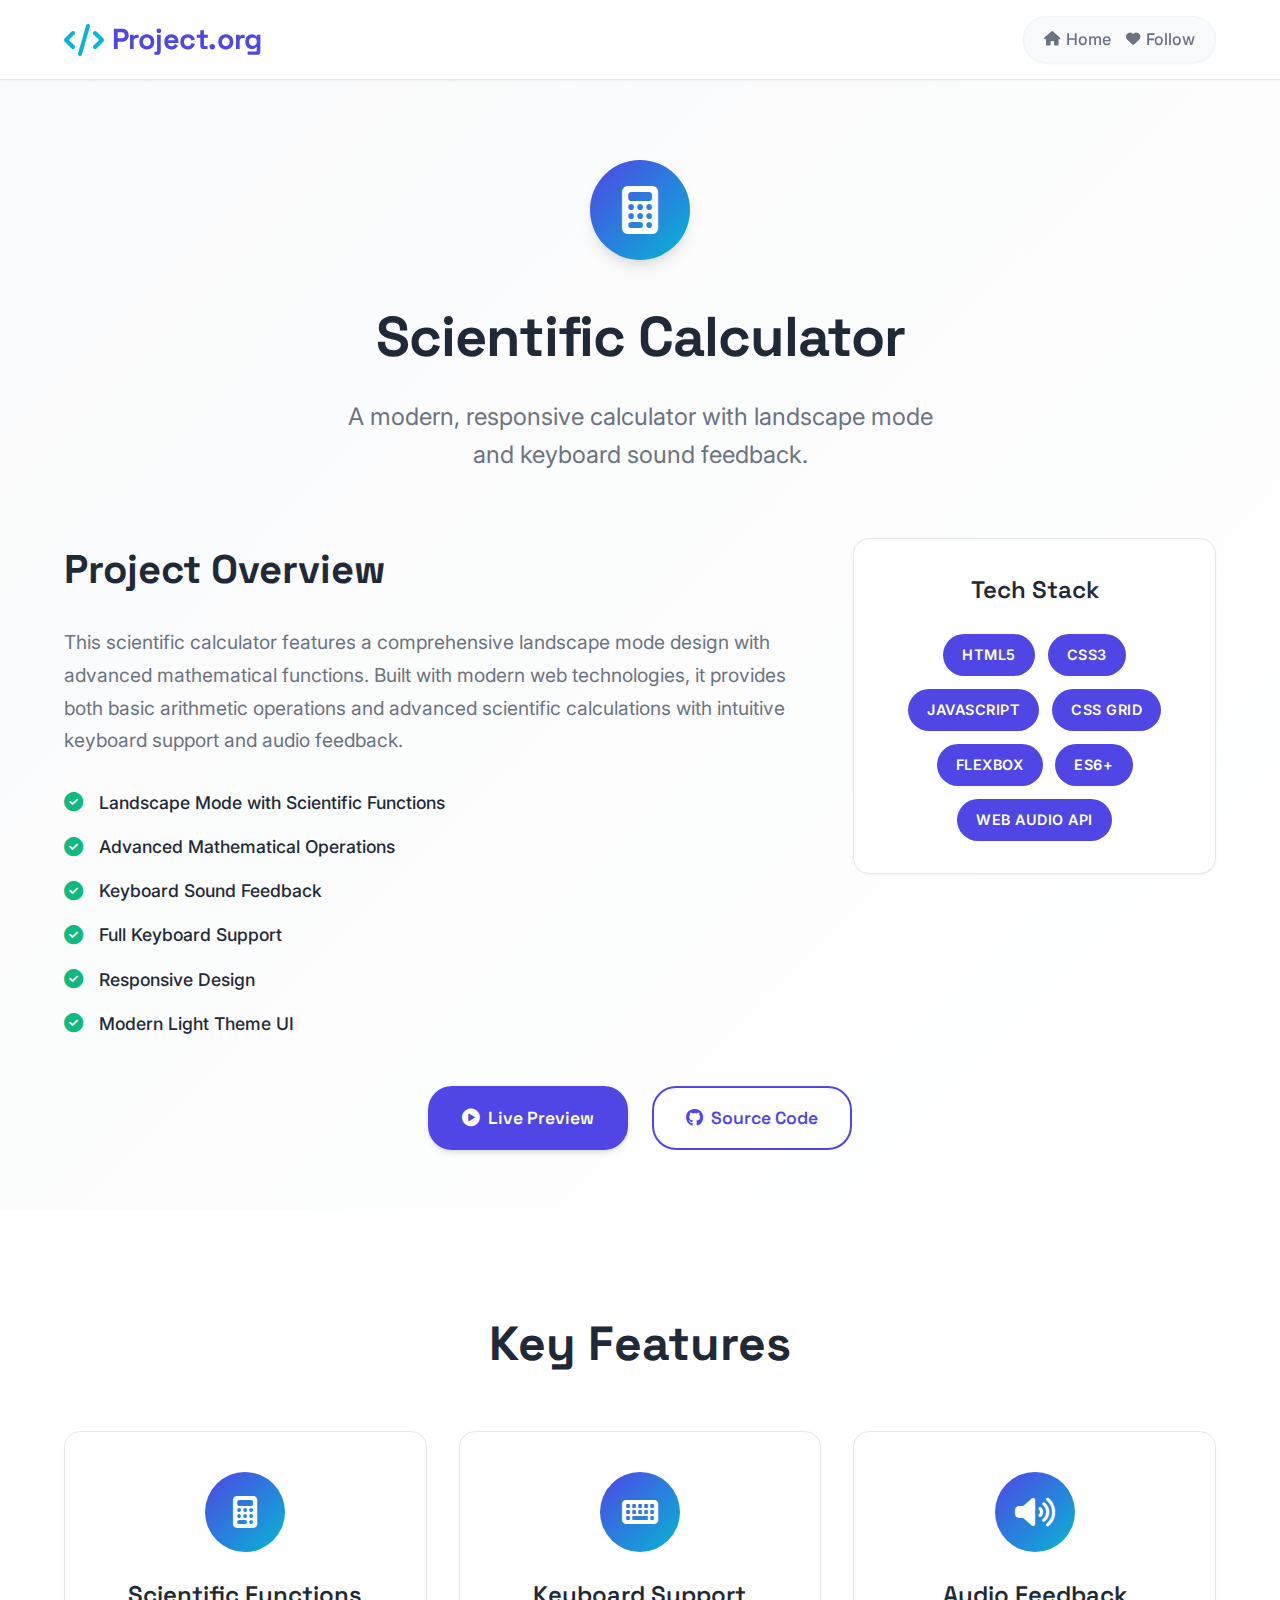
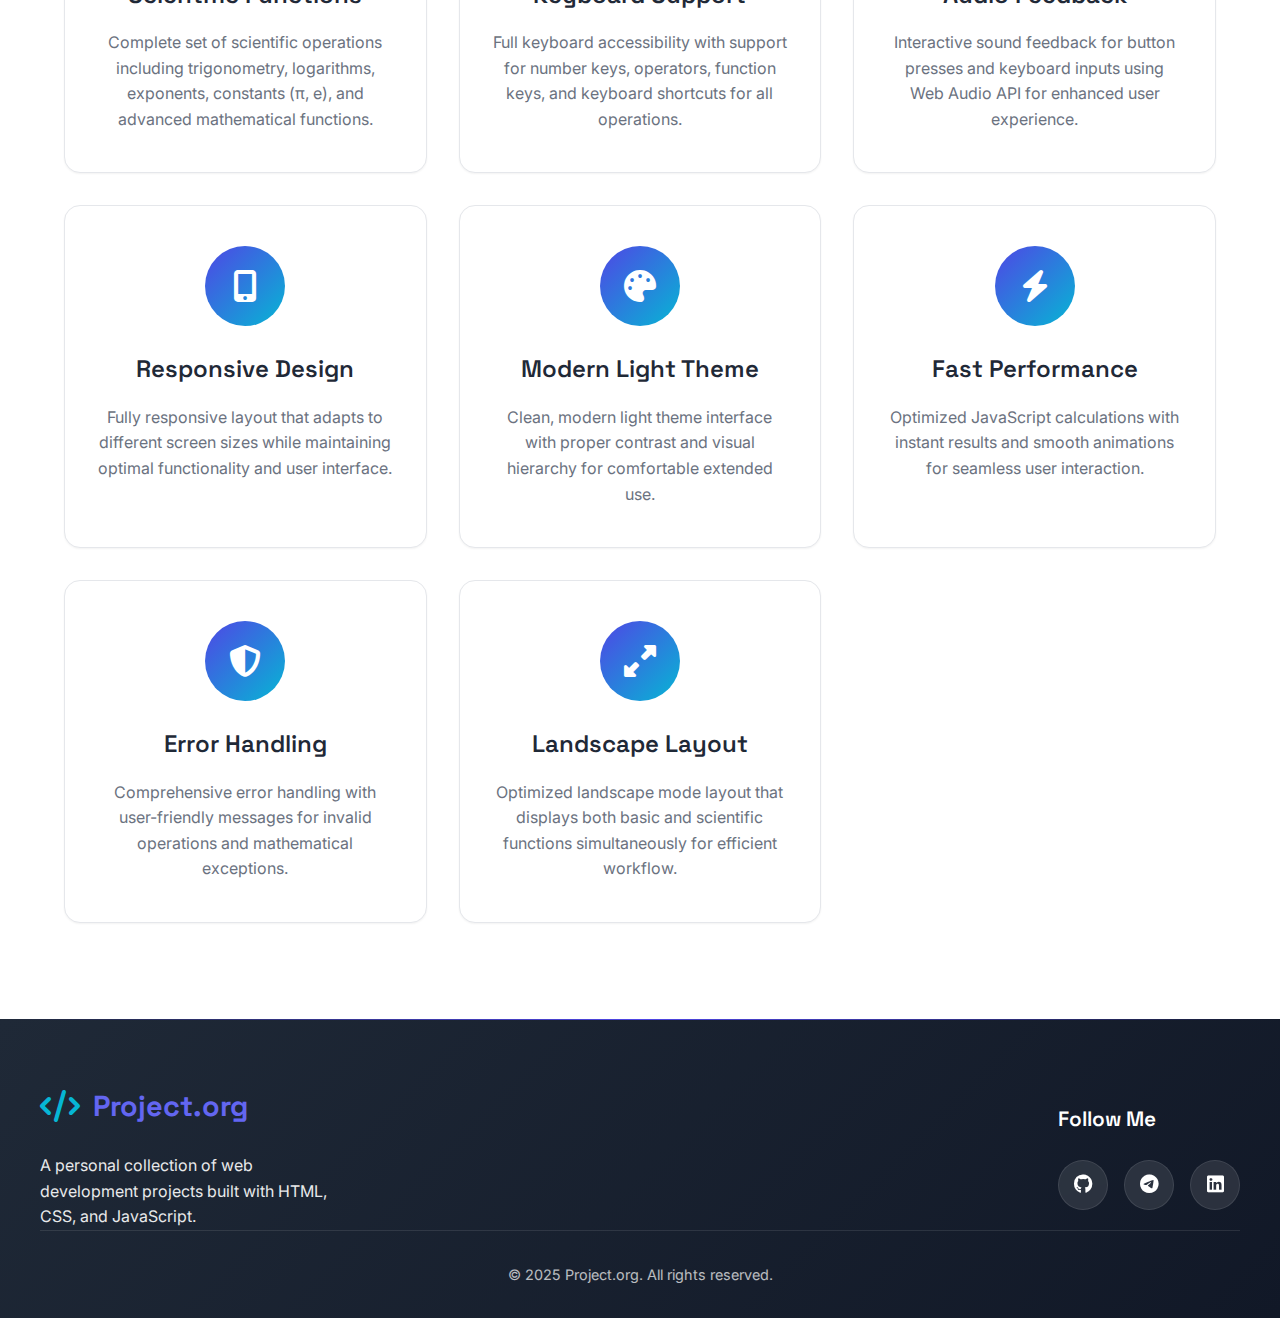
<file: Project_1/index.html>
<!DOCTYPE html>
<html lang="en">

<head>
  <meta charset="UTF-8">
  <meta name="viewport" content="width=device-width, initial-scale=1.0">
  <title>Scientific Calculator | Project.org</title>
  <link rel="stylesheet" href="styles.css">
  <link rel="stylesheet" href="https://cdnjs.cloudflare.com/ajax/libs/font-awesome/6.4.0/css/all.min.css">
</head>

<body>
  <!-- ===== HEADER / NAVIGATION ===== -->
  <header>
    <div class="nav-container">
      <!-- Logo -->
      <div class="logo">
        <i class="fas fa-code"></i>
        <span>Project.org</span>
      </div>
      <!-- Navigation Links -->
      <div class="nav-btns">
        <a href="https://frontend-mini-projects-lac.vercel.app/" class="nav-links">
          <i class="fas fa-home"></i>
          <span>Home</span>
        </a>
        <a href="https://github.com/apandey9046" class="nav-links">
          <i class="fas fa-heart"></i>
          <span>Follow</span>
        </a>
      </div>
    </div>
  </header>

  <!-- ===== PROJECT INTRODUCTION SECTION ===== -->
  <section class="project-intro">
    <div class="intro-container">
      <div class="project-header">
        <div class="project-icon-large">
          <i class="fas fa-calculator"></i>
        </div>
        <h1>Scientific Calculator</h1>
        <p class="project-tagline">A modern, responsive calculator with landscape mode and keyboard sound feedback.</p>
      </div>

      <div class="project-overview">
        <div class="overview-content">
          <div class="overview-text">
            <h2>Project Overview</h2>
            <p>
              This scientific calculator features a comprehensive landscape mode design with advanced mathematical
              functions.
              Built with modern web technologies, it provides both basic arithmetic operations and advanced scientific
              calculations with intuitive keyboard support and audio feedback.
            </p>
            <div class="feature-highlights">
              <div class="feature-item">
                <i class="fas fa-check-circle"></i>
                <span>Landscape Mode with Scientific Functions</span>
              </div>
              <div class="feature-item">
                <i class="fas fa-check-circle"></i>
                <span>Advanced Mathematical Operations</span>
              </div>
              <div class="feature-item">
                <i class="fas fa-check-circle"></i>
                <span>Keyboard Sound Feedback</span>
              </div>
              <div class="feature-item">
                <i class="fas fa-check-circle"></i>
                <span>Full Keyboard Support</span>
              </div>
              <div class="feature-item">
                <i class="fas fa-check-circle"></i>
                <span>Responsive Design</span>
              </div>
              <div class="feature-item">
                <i class="fas fa-check-circle"></i>
                <span>Modern Light Theme UI</span>
              </div>
            </div>
          </div>
          <div class="tech-stack">
            <h3>Tech Stack</h3>
            <div class="tech-items">
              <span class="tech-item">HTML5</span>
              <span class="tech-item">CSS3</span>
              <span class="tech-item">JavaScript</span>
              <span class="tech-item">CSS Grid</span>
              <span class="tech-item">Flexbox</span>
              <span class="tech-item">ES6+</span>
              <span class="tech-item">Web Audio API</span>
            </div>
          </div>
        </div>
      </div>

      <div class="action-buttons">
        <a href="https://apandey-backup.github.io/Project_1/" class="btn btn-primary">
          <i class="fas fa-play-circle"></i>
          Live Preview
        </a>
        <a href="https://github.com/apandey-backup/Project_1" class="btn btn-secondary">
          <i class="fab fa-github"></i>
          Source Code
        </a>
      </div>
    </div>
  </section>

  <!-- ===== FEATURES SECTION ===== -->
  <section class="features-section">
    <div class="features-container">
      <h2>Key Features</h2>
      <div class="features-grid">
        <div class="feature-card">
          <div class="feature-icon">
            <i class="fas fa-calculator"></i>
          </div>
          <h3>Scientific Functions</h3>
          <p>Complete set of scientific operations including trigonometry, logarithms, exponents, constants (π, e), and
            advanced mathematical functions.</p>
        </div>
        <div class="feature-card">
          <div class="feature-icon">
            <i class="fas fa-keyboard"></i>
          </div>
          <h3>Keyboard Support</h3>
          <p>Full keyboard accessibility with support for number keys, operators, function keys, and keyboard shortcuts
            for all operations.</p>
        </div>
        <div class="feature-card">
          <div class="feature-icon">
            <i class="fas fa-volume-up"></i>
          </div>
          <h3>Audio Feedback</h3>
          <p>Interactive sound feedback for button presses and keyboard inputs using Web Audio API for enhanced user
            experience.</p>
        </div>
        <div class="feature-card">
          <div class="feature-icon">
            <i class="fas fa-mobile-alt"></i>
          </div>
          <h3>Responsive Design</h3>
          <p>Fully responsive layout that adapts to different screen sizes while maintaining optimal functionality and
            user interface.</p>
        </div>
        <div class="feature-card">
          <div class="feature-icon">
            <i class="fas fa-palette"></i>
          </div>
          <h3>Modern Light Theme</h3>
          <p>Clean, modern light theme interface with proper contrast and visual hierarchy for comfortable extended use.
          </p>
        </div>
        <div class="feature-card">
          <div class="feature-icon">
            <i class="fas fa-bolt"></i>
          </div>
          <h3>Fast Performance</h3>
          <p>Optimized JavaScript calculations with instant results and smooth animations for seamless user interaction.
          </p>
        </div>
        <div class="feature-card">
          <div class="feature-icon">
            <i class="fas fa-shield-alt"></i>
          </div>
          <h3>Error Handling</h3>
          <p>Comprehensive error handling with user-friendly messages for invalid operations and mathematical
            exceptions.</p>
        </div>
        <div class="feature-card">
          <div class="feature-icon">
            <i class="fas fa-expand-alt"></i>
          </div>
          <h3>Landscape Layout</h3>
          <p>Optimized landscape mode layout that displays both basic and scientific functions simultaneously for
            efficient workflow.</p>
        </div>
      </div>
    </div>
  </section>

  <!-- ===== SIMPLIFIED FOOTER ===== -->
  <footer class="footer">
    <div class="footer-container">
      <div class="footer-content">
        <!-- Logo and Description -->
        <div class="footer-brand">
          <div class="footer-logo">
            <i class="fas fa-code"></i>
            <span>Project.org</span>
          </div>
          <p class="footer-desc">
            A personal collection of web development projects built with HTML, CSS, and JavaScript.
          </p>
        </div>
        <!-- Social Links -->
        <div class="footer-social">
          <h3>Follow Me</h3>
          <div class="social-links">
            <a href="https://github.com/apandey9046" class="social-link">
              <i class="fab fa-github"></i>
            </a>
            <a href="#" class="social-link">
              <i class="fab fa-telegram"></i>
            </a>
            <a href="#" class="social-link">
              <i class="fab fa-linkedin"></i>
            </a>
          </div>
        </div>
      </div>
      <!-- Copyright -->
      <div class="footer-bottom">
        <div class="footer-copyright">
          <p>&copy; 2025 Project.org. All rights reserved.</p>
        </div>
      </div>
    </div>
  </footer>

  <script src="script.js"></script>
</body>

</html>
</file>
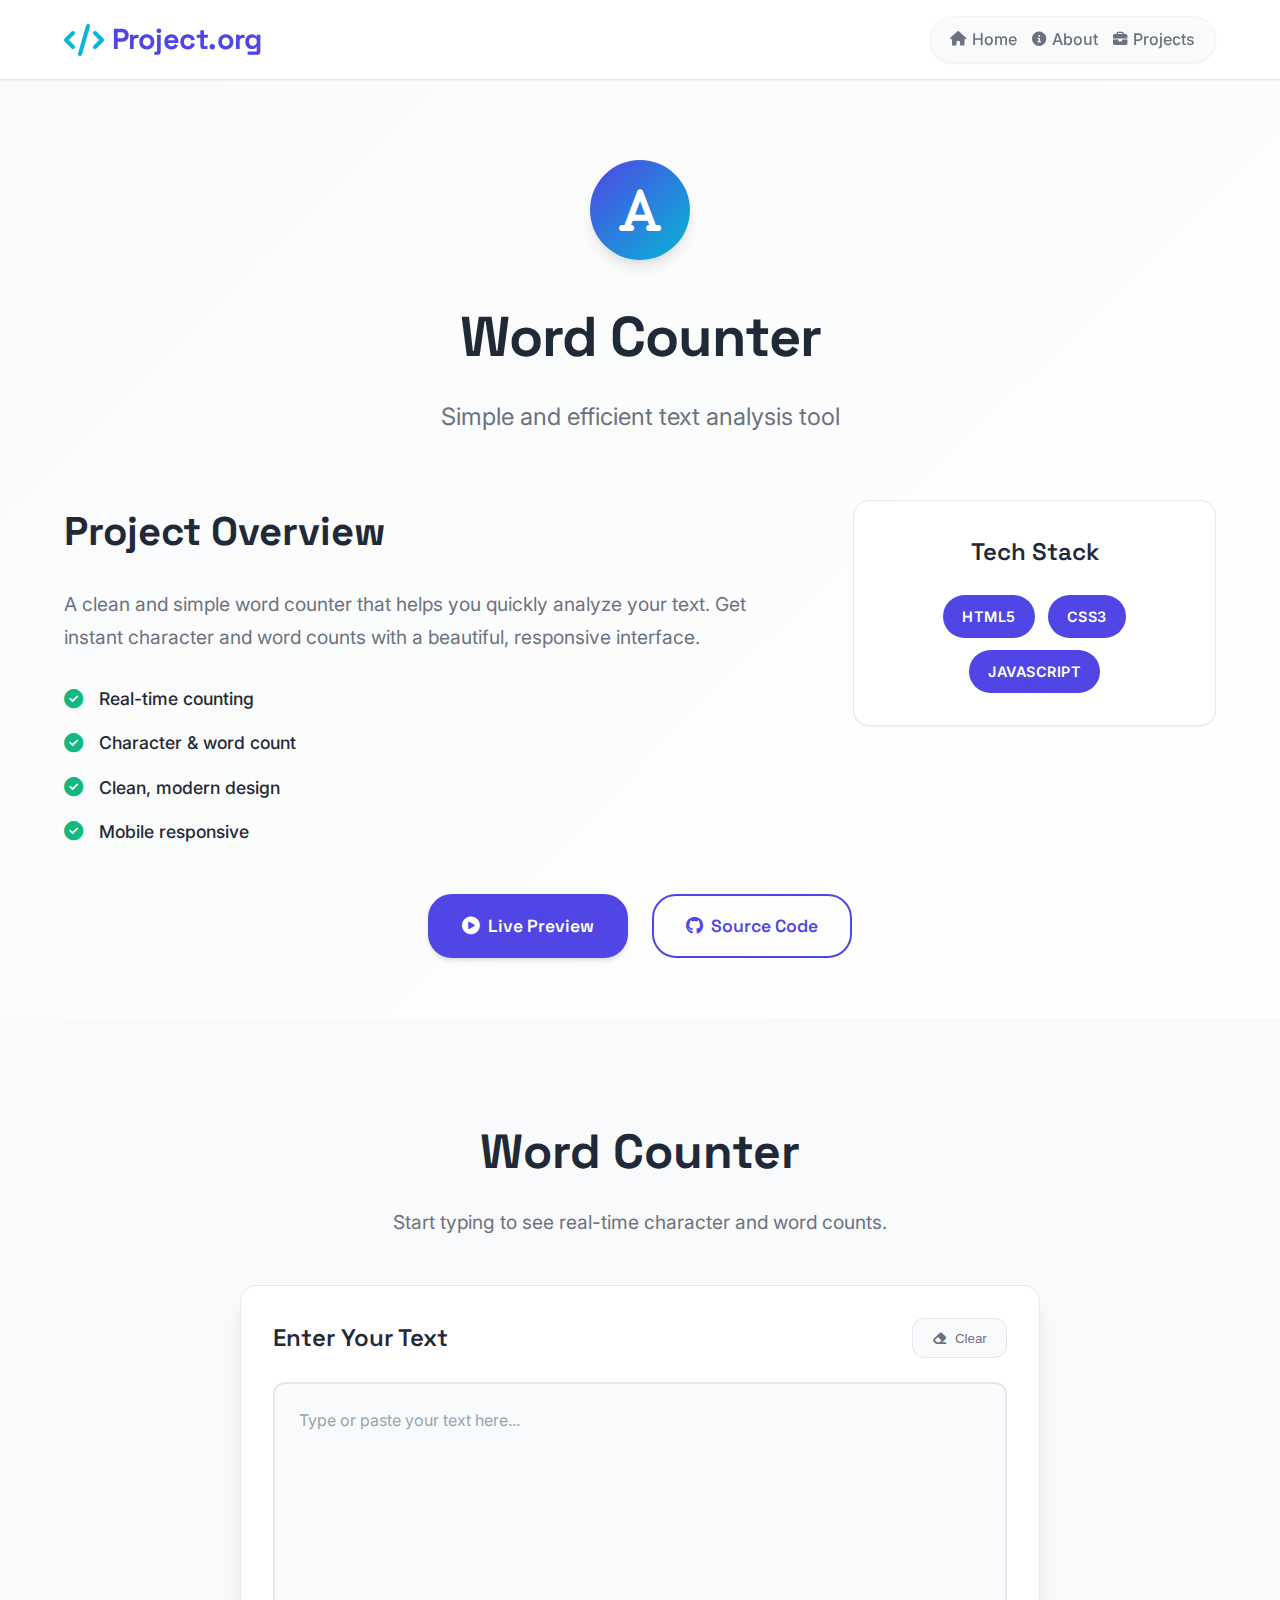
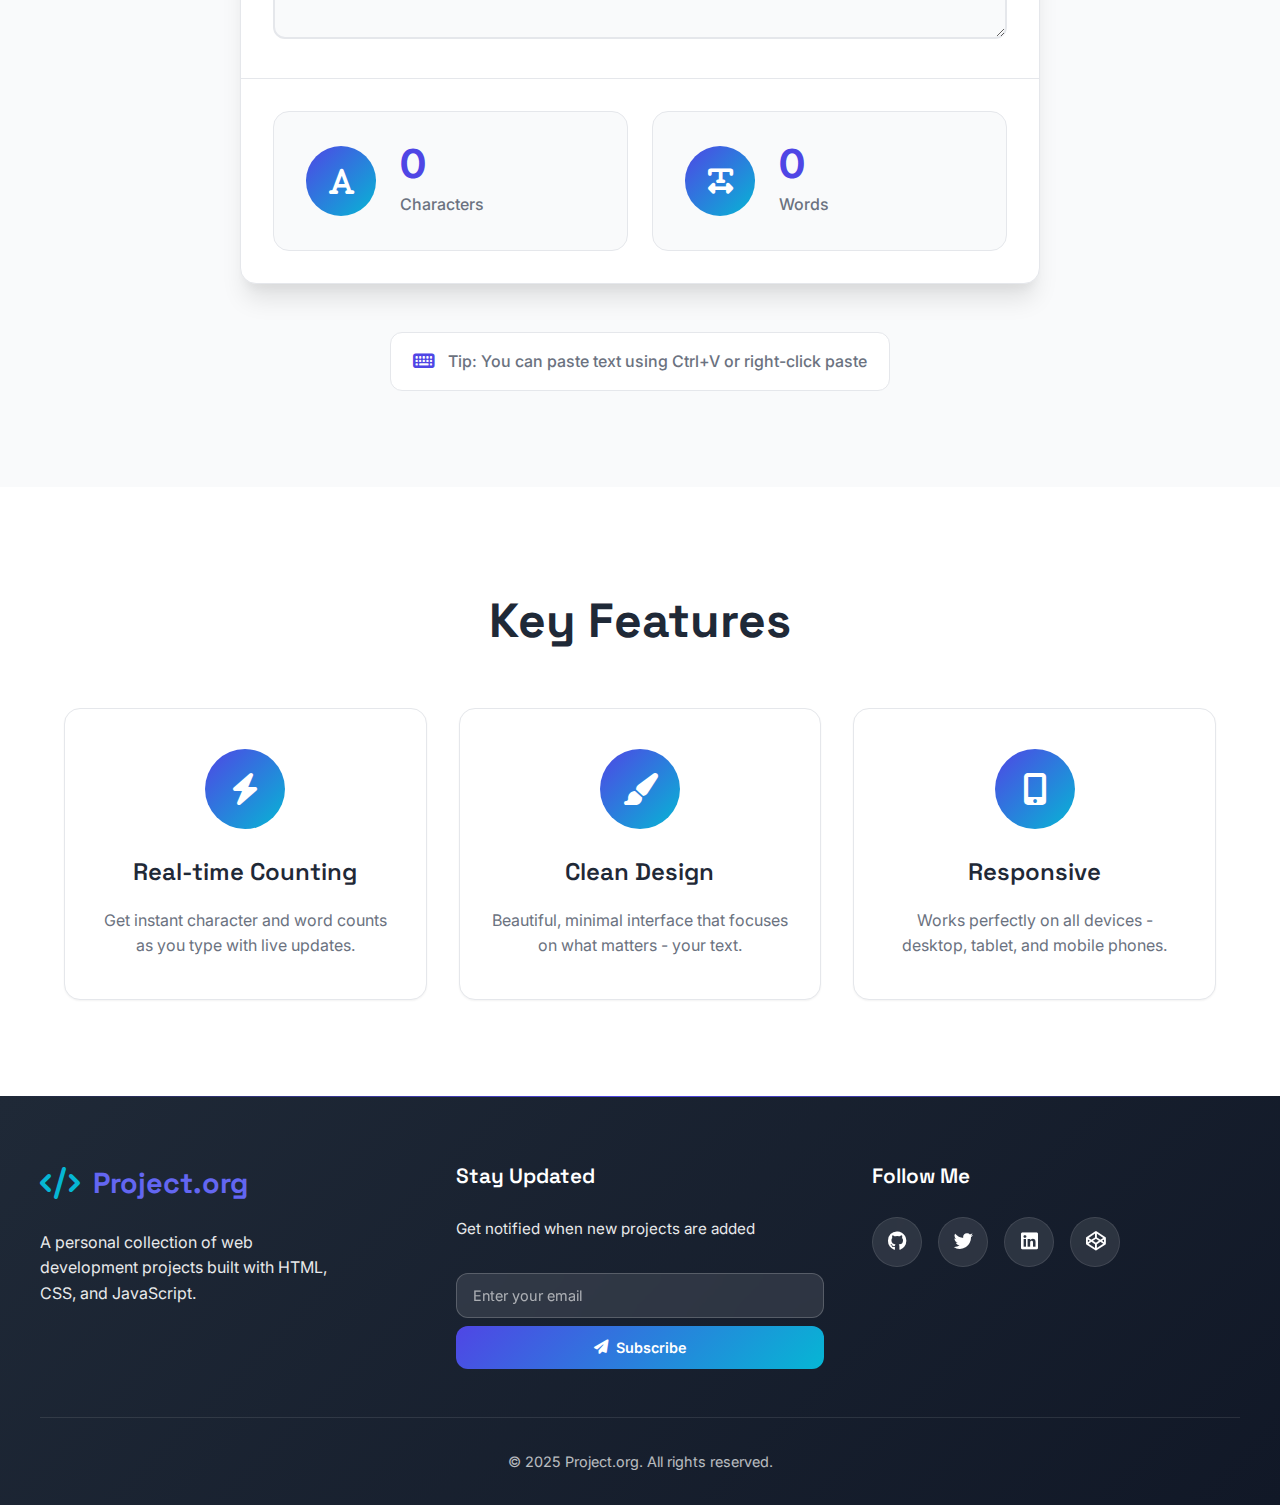
<file: Project_10/index.html>
<!DOCTYPE html>
<html lang="en">

<head>
    <meta charset="UTF-8">
    <meta name="viewport" content="width=device-width, initial-scale=1.0">
    <title>Word Counter | Project.org</title>
    <link rel="stylesheet" href="styles.css">
    <link rel="stylesheet" href="https://cdnjs.cloudflare.com/ajax/libs/font-awesome/6.4.0/css/all.min.css">
</head>

<body>
    <!-- ===== HEADER / NAVIGATION ===== -->
    <header>
        <div class="nav-container">
            <!-- Logo -->
            <div class="logo">
                <i class="fas fa-code"></i>
                <span>Project.org</span>
            </div>

            <!-- Navigation Links -->
            <div class="nav-btns">
                <a href="../index.html#Home" class="nav-links">
                    <i class="fas fa-home"></i>
                    <span>Home</span>
                </a>
                <a href="../index.html#About" class="nav-links">
                    <i class="fas fa-info-circle"></i>
                    <span>About</span>
                </a>
                <a href="../index.html#My_Projects" class="nav-links">
                    <i class="fas fa-briefcase"></i>
                    <span>Projects</span>
                </a>
            </div>
        </div>
    </header>

    <!-- ===== PROJECT INTRODUCTION SECTION ===== -->
    <section class="project-intro">
        <div class="intro-container">
            <div class="project-header">
                <div class="project-icon-large">
                    <i class="fas fa-font"></i>
                </div>
                <h1>Word Counter</h1>
                <p class="project-tagline">Simple and efficient text analysis tool</p>
            </div>

            <div class="project-overview">
                <div class="overview-content">
                    <div class="overview-text">
                        <h2>Project Overview</h2>
                        <p>
                            A clean and simple word counter that helps you quickly analyze your text. Get instant character and word counts with a beautiful, responsive interface.
                        </p>
                        <div class="feature-highlights">
                            <div class="feature-item">
                                <i class="fas fa-check-circle"></i>
                                <span>Real-time counting</span>
                            </div>
                            <div class="feature-item">
                                <i class="fas fa-check-circle"></i>
                                <span>Character & word count</span>
                            </div>
                            <div class="feature-item">
                                <i class="fas fa-check-circle"></i>
                                <span>Clean, modern design</span>
                            </div>
                            <div class="feature-item">
                                <i class="fas fa-check-circle"></i>
                                <span>Mobile responsive</span>
                            </div>
                        </div>
                    </div>
                    <div class="tech-stack">
                        <h3>Tech Stack</h3>
                        <div class="tech-items">
                            <span class="tech-item">HTML5</span>
                            <span class="tech-item">CSS3</span>
                            <span class="tech-item">JavaScript</span>
                        </div>
                    </div>
                </div>
            </div>

            <div class="action-buttons">
                <a href="#live-preview" class="btn btn-primary">
                    <i class="fas fa-play-circle"></i>
                    Live Preview
                </a>
                <a href="https://github.com/yourusername/word-counter" class="btn btn-secondary">
                    <i class="fab fa-github"></i>
                    Source Code
                </a>
            </div>
        </div>
    </section>

    <!-- ===== LIVE PREVIEW SECTION ===== -->
    <section id="live-preview" class="live-preview">
        <div class="preview-container">
            <h2>Word Counter</h2>
            <p class="preview-description">
                Start typing to see real-time character and word counts.
            </p>
            
            <!-- ===== WORD COUNTER APP ===== -->
            <div class="word-counter-app">
                <div class="counter-container">
                    <!-- Text Input Area -->
                    <div class="text-input-section">
                        <div class="input-header">
                            <h3>Enter Your Text</h3>
                            <button id="clear-btn" class="clear-btn">
                                <i class="fas fa-eraser"></i>
                                Clear
                            </button>
                        </div>
                        <textarea 
                            id="text-input" 
                            placeholder="Type or paste your text here..."
                            rows="8"
                        ></textarea>
                    </div>

                    <!-- Results Display -->
                    <div class="results-section">
                        <div class="stats-cards">
                            <div class="stat-card">
                                <div class="stat-icon">
                                    <i class="fas fa-font"></i>
                                </div>
                                <div class="stat-info">
                                    <div class="stat-number" id="char-count">0</div>
                                    <div class="stat-label">Characters</div>
                                </div>
                            </div>
                            <div class="stat-card">
                                <div class="stat-icon">
                                    <i class="fas fa-text-width"></i>
                                </div>
                                <div class="stat-info">
                                    <div class="stat-number" id="word-count">0</div>
                                    <div class="stat-label">Words</div>
                                </div>
                            </div>
                        </div>
                    </div>
                </div>
            </div>
            <!-- ===== END OF WORD COUNTER APP ===== -->

            <div class="keyboard-note">
                <i class="fas fa-keyboard"></i>
                <span>Tip: You can paste text using Ctrl+V or right-click paste</span>
            </div>
        </div>
    </section>

    <!-- ===== FEATURES SECTION ===== -->
    <section class="features-section">
        <div class="features-container">
            <h2>Key Features</h2>
            <div class="features-grid">
                <div class="feature-card">
                    <div class="feature-icon">
                        <i class="fas fa-bolt"></i>
                    </div>
                    <h3>Real-time Counting</h3>
                    <p>Get instant character and word counts as you type with live updates.</p>
                </div>
                <div class="feature-card">
                    <div class="feature-icon">
                        <i class="fas fa-paint-brush"></i>
                    </div>
                    <h3>Clean Design</h3>
                    <p>Beautiful, minimal interface that focuses on what matters - your text.</p>
                </div>
                <div class="feature-card">
                    <div class="feature-icon">
                        <i class="fas fa-mobile-alt"></i>
                    </div>
                    <h3>Responsive</h3>
                    <p>Works perfectly on all devices - desktop, tablet, and mobile phones.</p>
                </div>
            </div>
        </div>
    </section>

    <!-- ===== SIMPLIFIED FOOTER ===== -->
    <footer class="footer">
        <div class="footer-container">
            <div class="footer-content">
                <!-- Logo and Description -->
                <div class="footer-brand">
                    <div class="footer-logo">
                        <i class="fas fa-code"></i>
                        <span>Project.org</span>
                    </div>
                    <p class="footer-desc">
                        A personal collection of web development projects built with HTML, CSS, and JavaScript.
                    </p>
                </div>

                <!-- Newsletter Section -->
                <div class="footer-newsletter">
                    <h3>Stay Updated</h3>
                    <p>Get notified when new projects are added</p>
                    <div class="newsletter-form">
                        <input type="email" placeholder="Enter your email" class="newsletter-input">
                        <button class="newsletter-btn">
                            <i class="fas fa-paper-plane"></i>
                            Subscribe
                        </button>
                    </div>
                </div>

                <!-- Social Links -->
                <div class="footer-social">
                    <h3>Follow Me</h3>
                    <div class="social-links">
                        <a href="#" class="social-link">
                            <i class="fab fa-github"></i>
                        </a>
                        <a href="#" class="social-link">
                            <i class="fab fa-twitter"></i>
                        </a>
                        <a href="#" class="social-link">
                            <i class="fab fa-linkedin"></i>
                        </a>
                        <a href="#" class="social-link">
                            <i class="fab fa-codepen"></i>
                        </a>
                    </div>
                </div>
            </div>

            <!-- Copyright -->
            <div class="footer-bottom">
                <div class="footer-copyright">
                    <p>&copy; 2025 Project.org. All rights reserved.</p>
                </div>
            </div>
        </div>
    </footer>

    <!-- Word Counter Script -->
    <script src="script.js"></script>
</body>

</html>
</file>
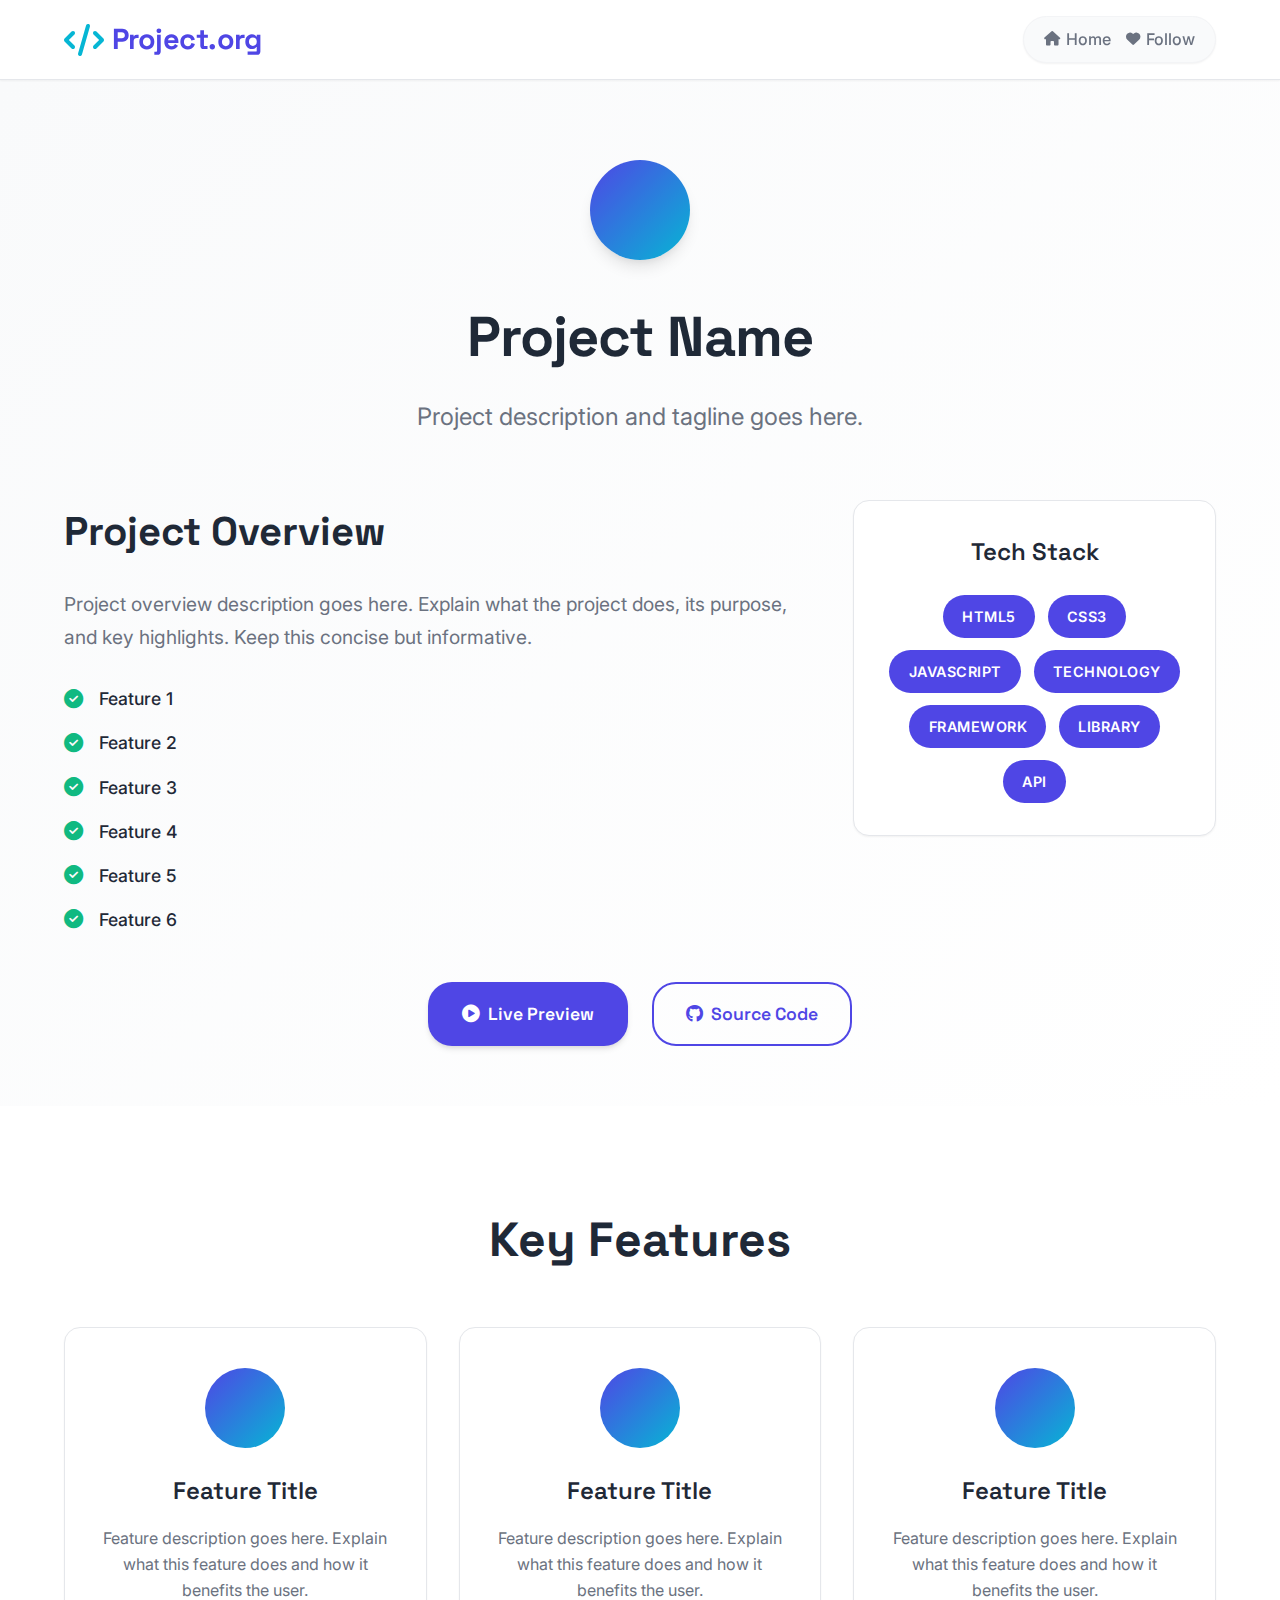
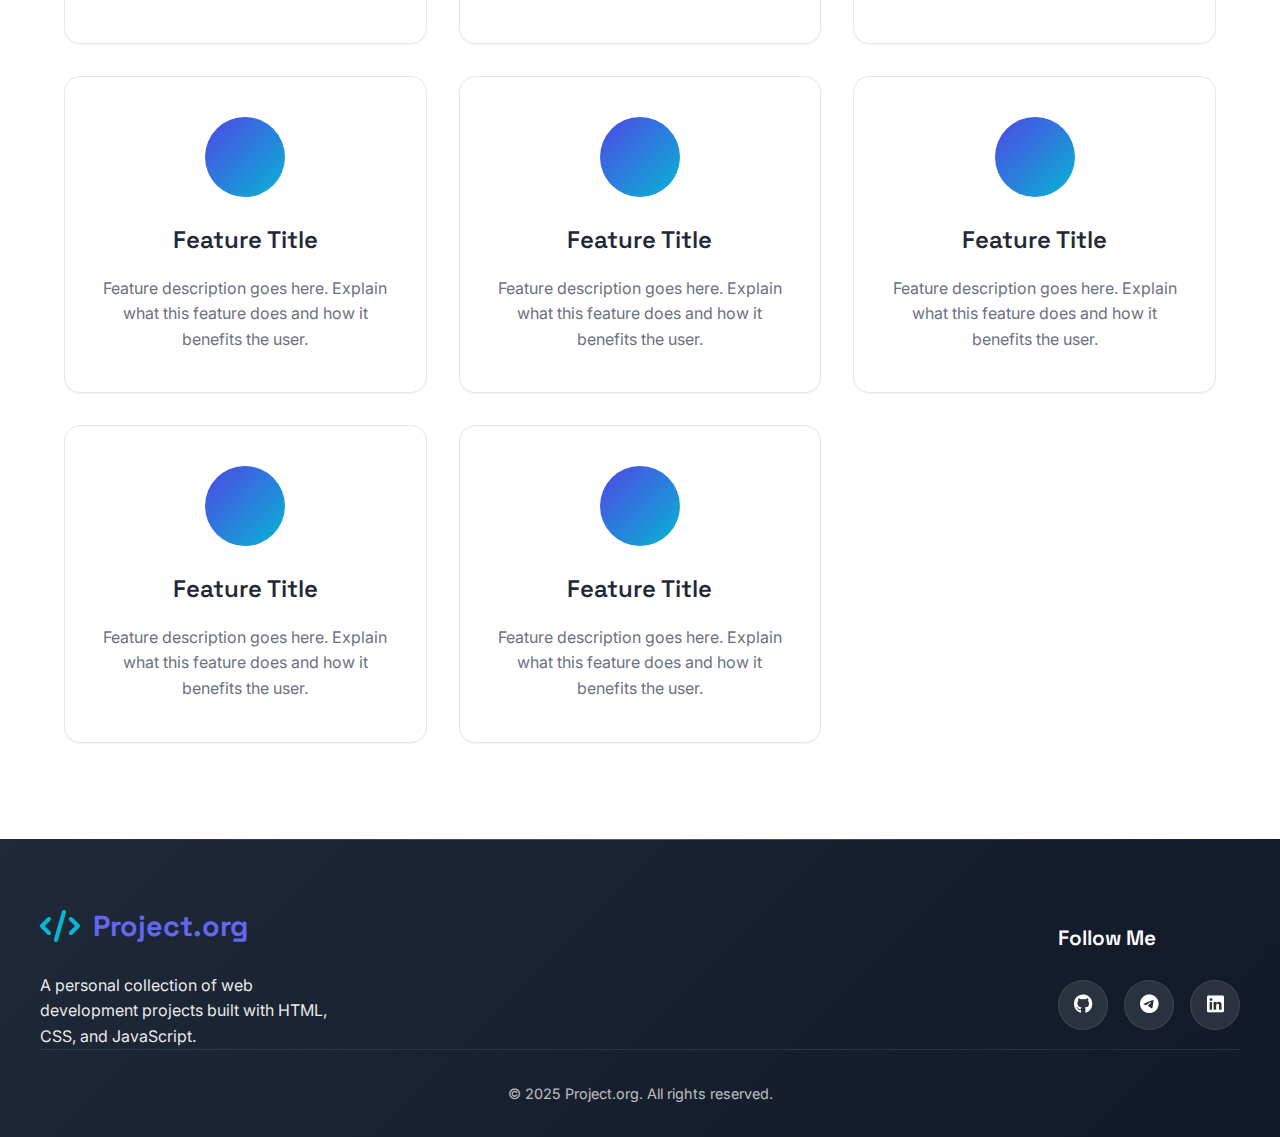
<file: Project_11/index.html>
<!DOCTYPE html>
<html lang="en">
<head>
  <meta charset="UTF-8">
  <meta name="viewport" content="width=device-width, initial-scale=1.0">
  <title>Project Name | Project.org</title>
  <link rel="stylesheet" href="styles.css">
  <link rel="stylesheet" href="https://cdnjs.cloudflare.com/ajax/libs/font-awesome/6.4.0/css/all.min.css">
</head>
<body>
  <!-- ===== HEADER / NAVIGATION ===== -->
  <header>
    <div class="nav-container">
      <!-- Logo -->
      <div class="logo">
        <i class="fas fa-code"></i>
        <span>Project.org</span>
      </div>
      <!-- Navigation Links -->
      <div class="nav-btns">
        <a href="#" class="nav-links">
          <i class="fas fa-home"></i>
          <span>Home</span>
        </a>
        <a href="#" class="nav-links">
          <i class="fas fa-heart"></i>
          <span>Follow</span>
        </a>
      </div>
    </div>
  </header>

  <!-- ===== PROJECT INTRODUCTION SECTION ===== -->
  <section class="project-intro">
    <div class="intro-container">
      <div class="project-header">
        <div class="project-icon-large">
          <i class="fas fa-project-icon"></i>
        </div>
        <h1>Project Name</h1>
        <p class="project-tagline">Project description and tagline goes here.</p>
      </div>
      <div class="project-overview">
        <div class="overview-content">
          <div class="overview-text">
            <h2>Project Overview</h2>
            <p>
              Project overview description goes here. Explain what the project does,
              its purpose, and key highlights. Keep this concise but informative.
            </p>
            <div class="feature-highlights">
              <div class="feature-item">
                <i class="fas fa-check-circle"></i>
                <span>Feature 1</span>
              </div>
              <div class="feature-item">
                <i class="fas fa-check-circle"></i>
                <span>Feature 2</span>
              </div>
              <div class="feature-item">
                <i class="fas fa-check-circle"></i>
                <span>Feature 3</span>
              </div>
              <div class="feature-item">
                <i class="fas fa-check-circle"></i>
                <span>Feature 4</span>
              </div>
              <div class="feature-item">
                <i class="fas fa-check-circle"></i>
                <span>Feature 5</span>
              </div>
              <div class="feature-item">
                <i class="fas fa-check-circle"></i>
                <span>Feature 6</span>
              </div>
            </div>
          </div>
          <div class="tech-stack">
            <h3>Tech Stack</h3>
            <div class="tech-items">
              <span class="tech-item">HTML5</span>
              <span class="tech-item">CSS3</span>
              <span class="tech-item">JavaScript</span>
              <span class="tech-item">Technology</span>
              <span class="tech-item">Framework</span>
              <span class="tech-item">Library</span>
              <span class="tech-item">API</span>
            </div>
          </div>
        </div>
      </div>
      <div class="action-buttons">
        <a href="#" class="btn btn-primary">
          <i class="fas fa-play-circle"></i>
          Live Preview
        </a>
        <a href="#" class="btn btn-secondary">
          <i class="fab fa-github"></i>
          Source Code
        </a>
      </div>
    </div>
  </section>

  <!-- ===== FEATURES SECTION ===== -->
  <section class="features-section">
    <div class="features-container">
      <h2>Key Features</h2>
      <div class="features-grid">
        <div class="feature-card">
          <div class="feature-icon">
            <i class="fas fa-feature"></i>
          </div>
          <h3>Feature Title</h3>
          <p>Feature description goes here. Explain what this feature does and how it benefits the user.</p>
        </div>
        <div class="feature-card">
          <div class="feature-icon">
            <i class="fas fa-feature"></i>
          </div>
          <h3>Feature Title</h3>
          <p>Feature description goes here. Explain what this feature does and how it benefits the user.</p>
        </div>
        <div class="feature-card">
          <div class="feature-icon">
            <i class="fas fa-feature"></i>
          </div>
          <h3>Feature Title</h3>
          <p>Feature description goes here. Explain what this feature does and how it benefits the user.</p>
        </div>
        <div class="feature-card">
          <div class="feature-icon">
            <i class="fas fa-feature"></i>
          </div>
          <h3>Feature Title</h3>
          <p>Feature description goes here. Explain what this feature does and how it benefits the user.</p>
        </div>
        <div class="feature-card">
          <div class="feature-icon">
            <i class="fas fa-feature"></i>
          </div>
          <h3>Feature Title</h3>
          <p>Feature description goes here. Explain what this feature does and how it benefits the user.</p>
        </div>
        <div class="feature-card">
          <div class="feature-icon">
            <i class="fas fa-feature"></i>
          </div>
          <h3>Feature Title</h3>
          <p>Feature description goes here. Explain what this feature does and how it benefits the user.</p>
        </div>
        <div class="feature-card">
          <div class="feature-icon">
            <i class="fas fa-feature"></i>
          </div>
          <h3>Feature Title</h3>
          <p>Feature description goes here. Explain what this feature does and how it benefits the user.</p>
        </div>
        <div class="feature-card">
          <div class="feature-icon">
            <i class="fas fa-feature"></i>
          </div>
          <h3>Feature Title</h3>
          <p>Feature description goes here. Explain what this feature does and how it benefits the user.</p>
        </div>
      </div>
    </div>
  </section>

  <!-- ===== SIMPLIFIED FOOTER ===== -->
  <footer class="footer">
    <div class="footer-container">
      <div class="footer-content">
        <!-- Logo and Description -->
        <div class="footer-brand">
          <div class="footer-logo">
            <i class="fas fa-code"></i>
            <span>Project.org</span>
          </div>
          <p class="footer-desc">
            A personal collection of web development projects built with HTML, CSS, and JavaScript.
          </p>
        </div>
        <!-- Social Links -->
        <div class="footer-social">
          <h3>Follow Me</h3>
          <div class="social-links">
            <a href="#" class="social-link">
              <i class="fab fa-github"></i>
            </a>
            <a href="#" class="social-link">
              <i class="fab fa-telegram"></i>
            </a>
            <a href="#" class="social-link">
              <i class="fab fa-linkedin"></i>
            </a>
          </div>
        </div>
      </div>
      <!-- Copyright -->
      <div class="footer-bottom">
        <div class="footer-copyright">
          <p>&copy; 2025 Project.org. All rights reserved.</p>
        </div>
      </div>
    </div>
  </footer>

  <script src="script.js"></script>
</body>
</html>
</file>
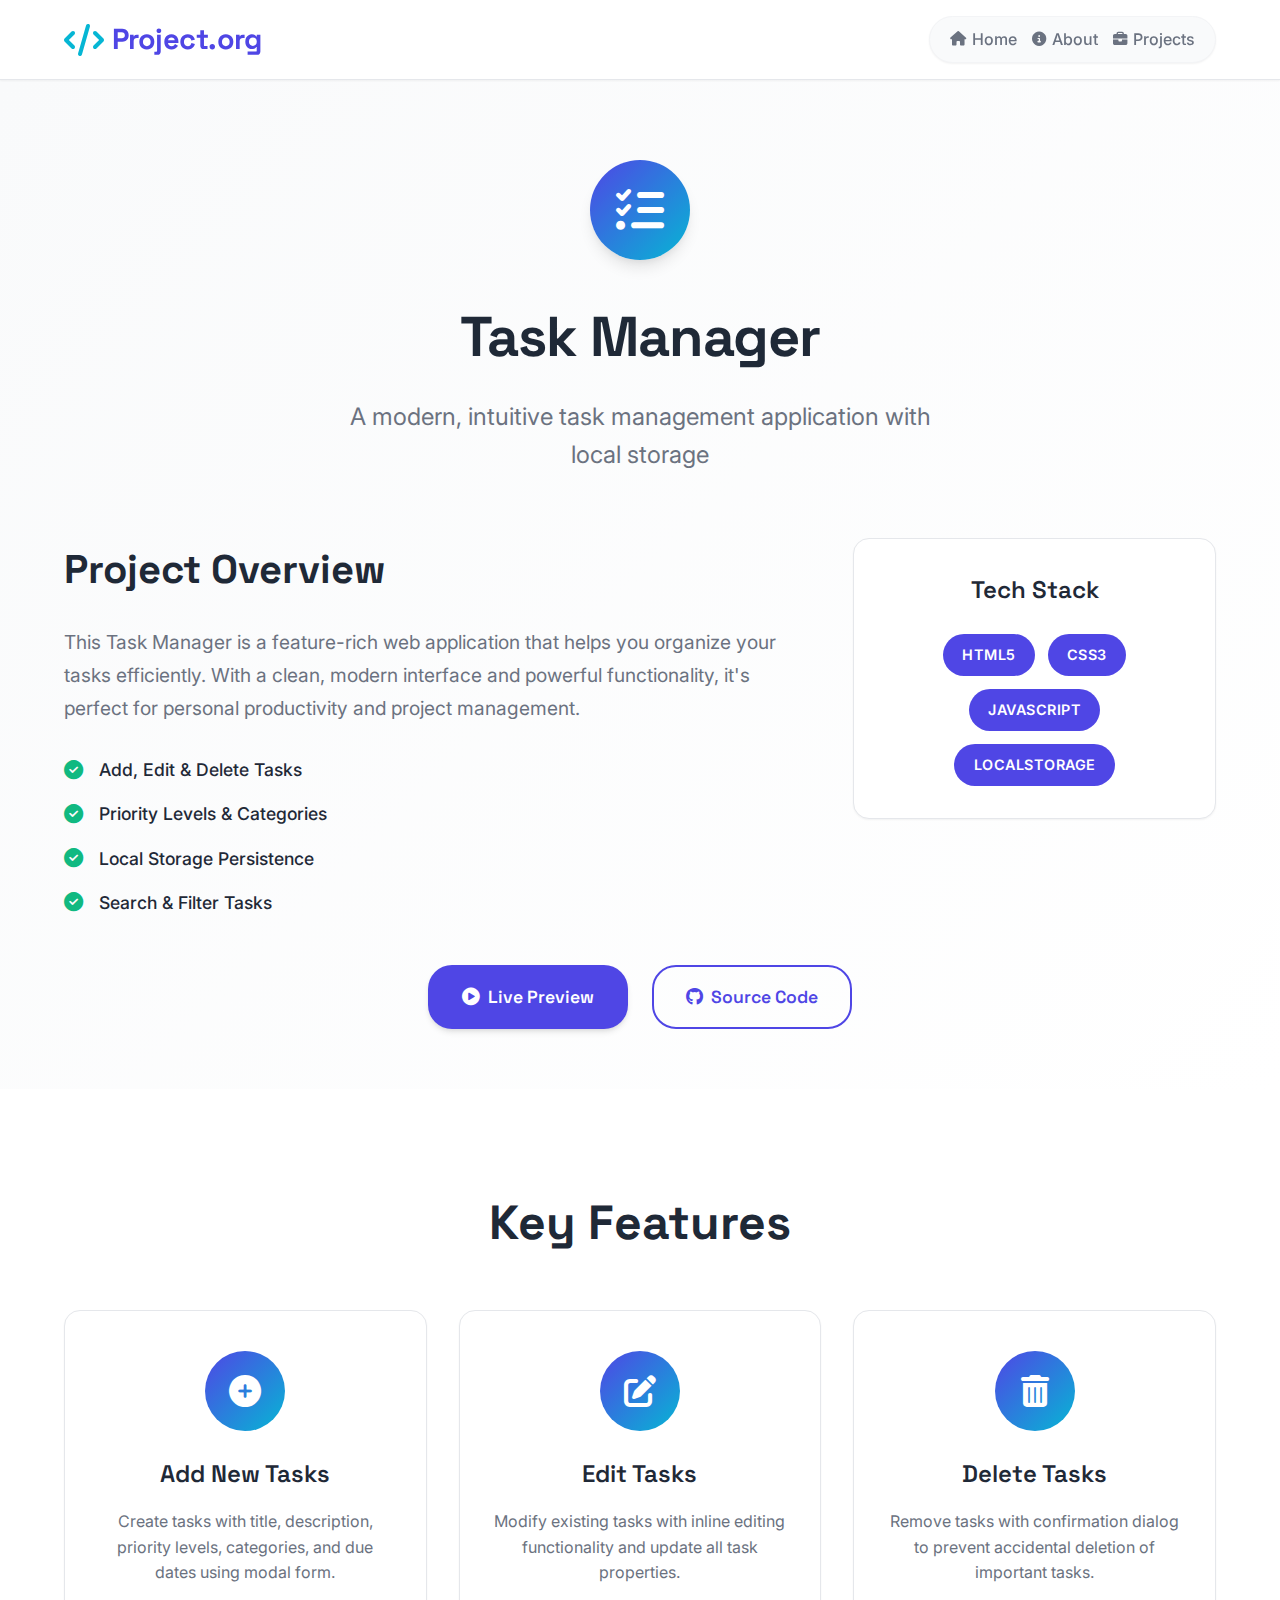
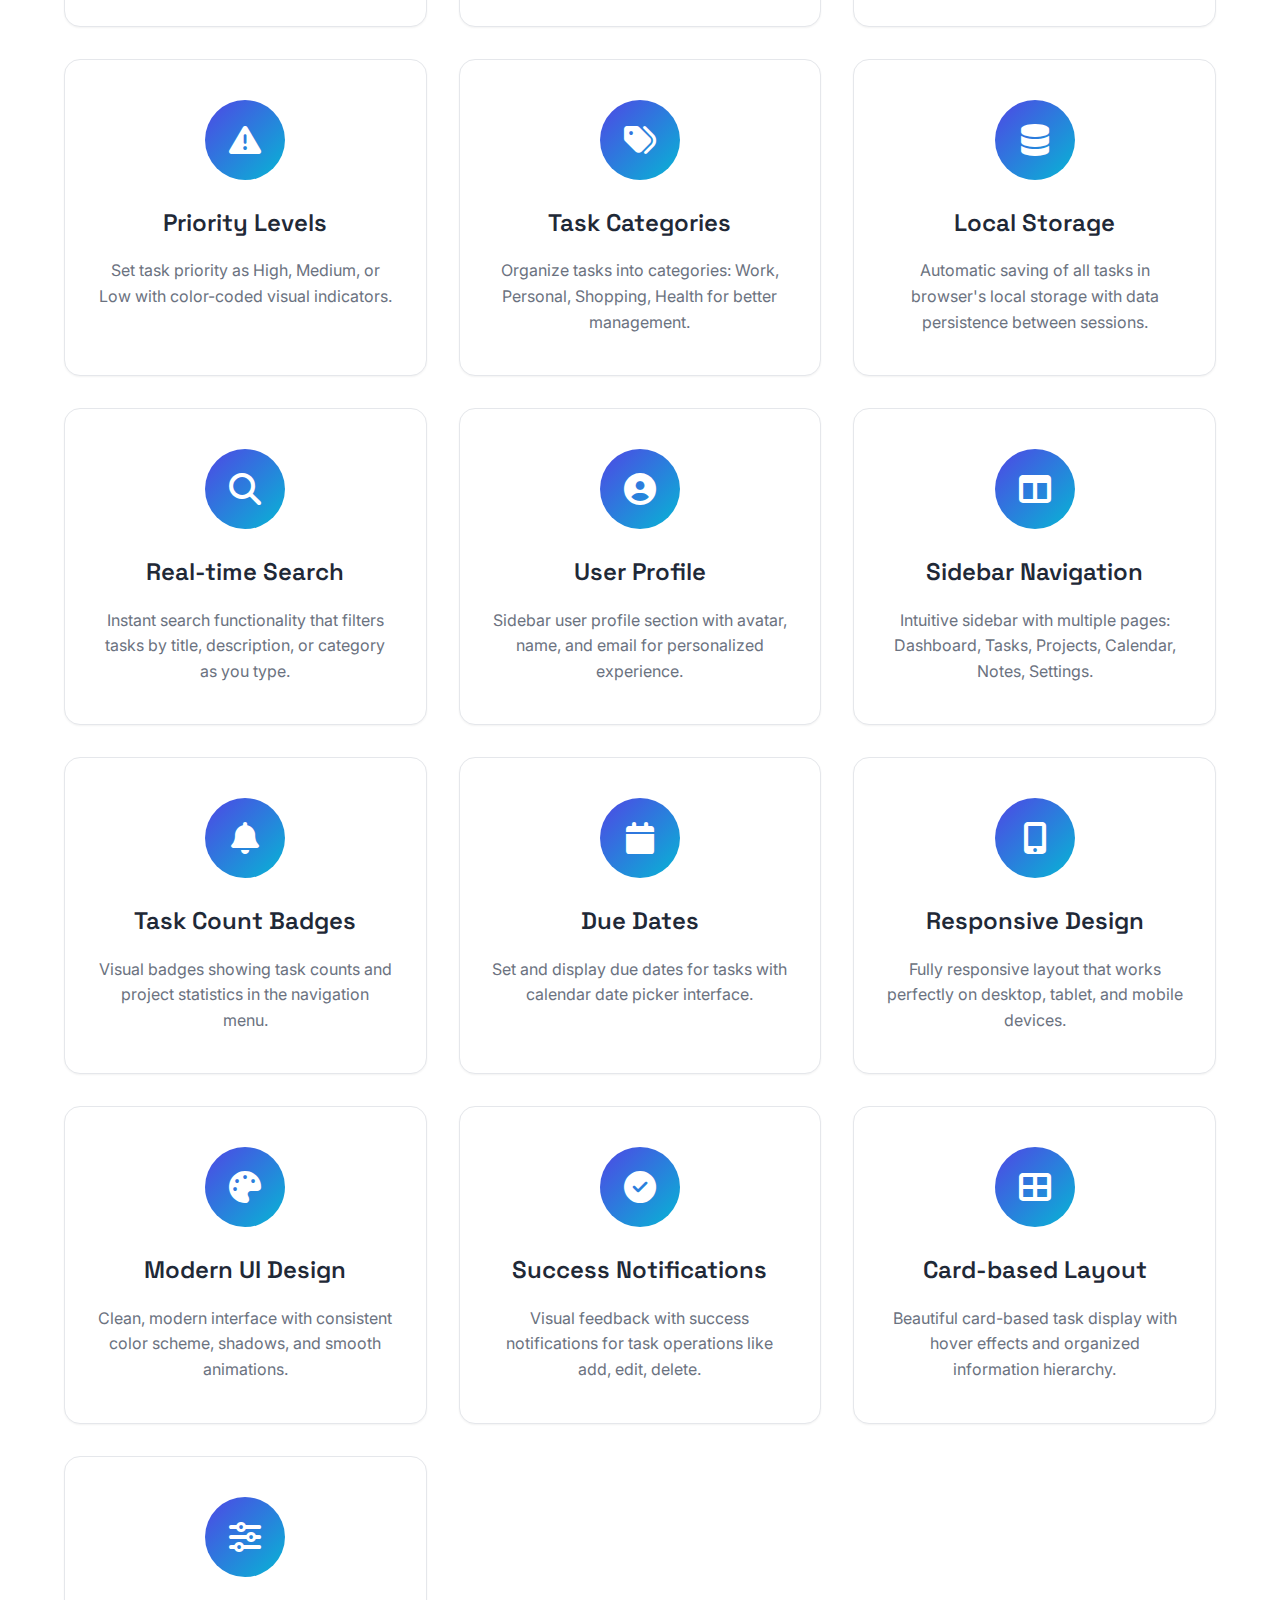
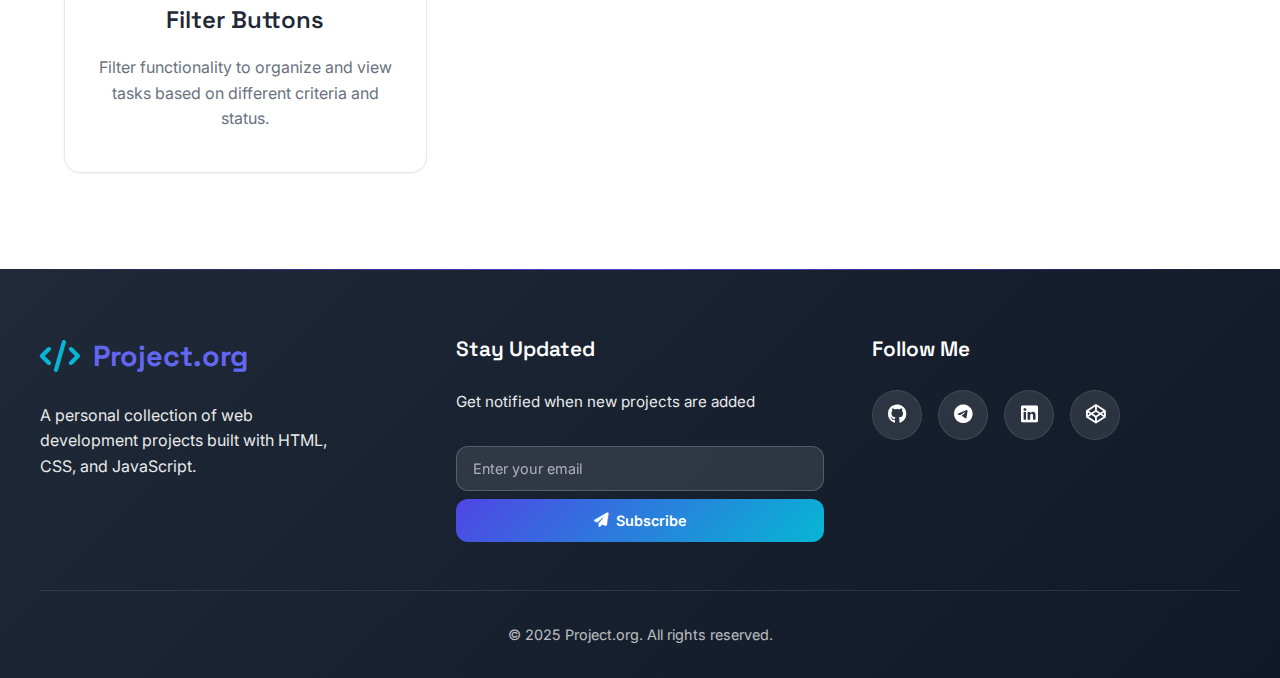
<file: Project_2/index.html>
<!DOCTYPE html>
<html lang="en">

<head>
    <meta charset="UTF-8">
    <meta name="viewport" content="width=device-width, initial-scale=1.0">
    <title>Task Manager | Project.org</title>
    <link rel="stylesheet" href="styles.css">
    <link rel="stylesheet" href="https://cdnjs.cloudflare.com/ajax/libs/font-awesome/6.4.0/css/all.min.css">
</head>

<body>
    <!-- ===== HEADER / NAVIGATION ===== -->
    <header>
        <div class="nav-container">
            <!-- Logo -->
            <div class="logo">
                <i class="fas fa-code"></i>
                <span>Project.org</span>
            </div>

            <!-- Navigation Links -->
            <div class="nav-btns">
                <a href="../index.html#Home" class="nav-links">
                    <i class="fas fa-home"></i>
                    <span>Home</span>
                </a>
                <a href="../index.html#About" class="nav-links">
                    <i class="fas fa-info-circle"></i>
                    <span>About</span>
                </a>
                <a href="../index.html#My_Projects" class="nav-links">
                    <i class="fas fa-briefcase"></i>
                    <span>Projects</span>
                </a>
            </div>
        </div>
    </header>

    <!-- ===== PROJECT INTRODUCTION SECTION ===== -->
    <section class="project-intro">
        <div class="intro-container">
            <div class="project-header">
                <div class="project-icon-large">
                    <i class="fas fa-tasks"></i>
                </div>
                <h1>Task Manager</h1>
                <p class="project-tagline">A modern, intuitive task management application with local storage</p>
            </div>

            <div class="project-overview">
                <div class="overview-content">
                    <div class="overview-text">
                        <h2>Project Overview</h2>
                        <p>
                            This Task Manager is a feature-rich web application that helps you organize your tasks
                            efficiently. With a clean, modern interface and powerful functionality, it's perfect
                            for personal productivity and project management.
                        </p>
                        <div class="feature-highlights">
                            <div class="feature-item">
                                <i class="fas fa-check-circle"></i>
                                <span>Add, Edit & Delete Tasks</span>
                            </div>
                            <div class="feature-item">
                                <i class="fas fa-check-circle"></i>
                                <span>Priority Levels & Categories</span>
                            </div>
                            <div class="feature-item">
                                <i class="fas fa-check-circle"></i>
                                <span>Local Storage Persistence</span>
                            </div>
                            <div class="feature-item">
                                <i class="fas fa-check-circle"></i>
                                <span>Search & Filter Tasks</span>
                            </div>
                        </div>
                    </div>
                    <div class="tech-stack">
                        <h3>Tech Stack</h3>
                        <div class="tech-items">
                            <span class="tech-item">HTML5</span>
                            <span class="tech-item">CSS3</span>
                            <span class="tech-item">JavaScript</span>
                            <span class="tech-item">LocalStorage</span>
                        </div>
                    </div>
                </div>
            </div>

            <div class="action-buttons">
                <a href="https://apandey-backup.github.io/Project_2/" class="btn btn-primary">
                    <i class="fas fa-play-circle"></i>
                    Live Preview
                </a>
                <a href="https://github.com/apandey-backup" class="btn btn-secondary">
                    <i class="fab fa-github"></i>
                    Source Code
                </a>
            </div>
        </div>
    </section>

    <!-- ===== FEATURES SECTION ===== -->
    <section class="features-section">
        <div class="features-container">
            <h2>Key Features</h2>
            <div class="features-grid">
                <div class="feature-card">
                    <div class="feature-icon">
                        <i class="fas fa-plus-circle"></i>
                    </div>
                    <h3>Add New Tasks</h3>
                    <p>Create tasks with title, description, priority levels, categories, and due dates using modal
                        form.</p>
                </div>
                <div class="feature-card">
                    <div class="feature-icon">
                        <i class="fas fa-edit"></i>
                    </div>
                    <h3>Edit Tasks</h3>
                    <p>Modify existing tasks with inline editing functionality and update all task properties.</p>
                </div>
                <div class="feature-card">
                    <div class="feature-icon">
                        <i class="fas fa-trash-alt"></i>
                    </div>
                    <h3>Delete Tasks</h3>
                    <p>Remove tasks with confirmation dialog to prevent accidental deletion of important tasks.</p>
                </div>
                <div class="feature-card">
                    <div class="feature-icon">
                        <i class="fas fa-exclamation-triangle"></i>
                    </div>
                    <h3>Priority Levels</h3>
                    <p>Set task priority as High, Medium, or Low with color-coded visual indicators.</p>
                </div>
                <div class="feature-card">
                    <div class="feature-icon">
                        <i class="fas fa-tags"></i>
                    </div>
                    <h3>Task Categories</h3>
                    <p>Organize tasks into categories: Work, Personal, Shopping, Health for better management.</p>
                </div>
                <div class="feature-card">
                    <div class="feature-icon">
                        <i class="fas fa-database"></i>
                    </div>
                    <h3>Local Storage</h3>
                    <p>Automatic saving of all tasks in browser's local storage with data persistence between sessions.
                    </p>
                </div>
                <div class="feature-card">
                    <div class="feature-icon">
                        <i class="fas fa-search"></i>
                    </div>
                    <h3>Real-time Search</h3>
                    <p>Instant search functionality that filters tasks by title, description, or category as you type.
                    </p>
                </div>
                <div class="feature-card">
                    <div class="feature-icon">
                        <i class="fas fa-user-circle"></i>
                    </div>
                    <h3>User Profile</h3>
                    <p>Sidebar user profile section with avatar, name, and email for personalized experience.</p>
                </div>
                <div class="feature-card">
                    <div class="feature-icon">
                        <i class="fas fa-columns"></i>
                    </div>
                    <h3>Sidebar Navigation</h3>
                    <p>Intuitive sidebar with multiple pages: Dashboard, Tasks, Projects, Calendar, Notes, Settings.</p>
                </div>
                <div class="feature-card">
                    <div class="feature-icon">
                        <i class="fas fa-bell"></i>
                    </div>
                    <h3>Task Count Badges</h3>
                    <p>Visual badges showing task counts and project statistics in the navigation menu.</p>
                </div>
                <div class="feature-card">
                    <div class="feature-icon">
                        <i class="fas fa-calendar"></i>
                    </div>
                    <h3>Due Dates</h3>
                    <p>Set and display due dates for tasks with calendar date picker interface.</p>
                </div>
                <div class="feature-card">
                    <div class="feature-icon">
                        <i class="fas fa-mobile-alt"></i>
                    </div>
                    <h3>Responsive Design</h3>
                    <p>Fully responsive layout that works perfectly on desktop, tablet, and mobile devices.</p>
                </div>
                <div class="feature-card">
                    <div class="feature-icon">
                        <i class="fas fa-palette"></i>
                    </div>
                    <h3>Modern UI Design</h3>
                    <p>Clean, modern interface with consistent color scheme, shadows, and smooth animations.</p>
                </div>
                <div class="feature-card">
                    <div class="feature-icon">
                        <i class="fas fa-check-circle"></i>
                    </div>
                    <h3>Success Notifications</h3>
                    <p>Visual feedback with success notifications for task operations like add, edit, delete.</p>
                </div>
                <div class="feature-card">
                    <div class="feature-icon">
                        <i class="fas fa-th-large"></i>
                    </div>
                    <h3>Card-based Layout</h3>
                    <p>Beautiful card-based task display with hover effects and organized information hierarchy.</p>
                </div>
                <div class="feature-card">
                    <div class="feature-icon">
                        <i class="fas fa-sliders-h"></i>
                    </div>
                    <h3>Filter Buttons</h3>
                    <p>Filter functionality to organize and view tasks based on different criteria and status.</p>
                </div>
            </div>
        </div>
    </section>

    <!-- ===== SIMPLIFIED FOOTER ===== -->
    <footer class="footer">
        <div class="footer-container">
            <div class="footer-content">
                <!-- Logo and Description -->
                <div class="footer-brand">
                    <div class="footer-logo">
                        <i class="fas fa-code"></i>
                        <span>Project.org</span>
                    </div>
                    <p class="footer-desc">
                        A personal collection of web development projects built with HTML, CSS, and JavaScript.
                    </p>
                </div>

                <!-- Newsletter Section -->
                <div class="footer-newsletter">
                    <h3>Stay Updated</h3>
                    <p>Get notified when new projects are added</p>
                    <div class="newsletter-form">
                        <input type="email" placeholder="Enter your email" class="newsletter-input">
                        <button class="newsletter-btn">
                            <i class="fas fa-paper-plane"></i>
                            Subscribe
                        </button>
                    </div>
                </div>

                <!-- Social Links -->
                <div class="footer-social">
                    <h3>Follow Me</h3>
                    <div class="social-links">
                        <a href="https://github.com/apandey-dev" class="social-link">
                            <i class="fab fa-github"></i>
                        </a>
                        <a href="https://t.me/juss_erty" class="social-link">
                            <i class="fab fa-telegram"></i>
                        </a>
                        <a href="https://www.linkedin.com/in/apandey-dev" class="social-link">
                            <i class="fab fa-linkedin"></i>
                        </a>
                        <a href="#" class="social-link">
                            <i class="fab fa-codepen"></i>
                        </a>
                    </div>
                </div>
            </div>

            <!-- Copyright -->
            <div class="footer-bottom">
                <div class="footer-copyright">
                    <p>&copy; 2025 Project.org. All rights reserved.</p>
                </div>
            </div>
        </div>
    </footer>

    <script src="script.js"></script>
</body>

</html>
</file>
<file: styles.css>
/* ===== GOOGLE FONTS IMPORT ===== */
@import url('https://fonts.googleapis.com/css2?family=Inter:wght@300;400;500;600;700&family=Space+Grotesk:wght@300;400;500;600;700&display=swap');

/* ===== CSS VARIABLES FOR CONSISTENT DESIGN ===== */
:root {
    /* Color Palette */
    --primary-color: #4f46e5;
    --primary-light: #6366f1;
    --primary-dark: #4338ca;
    --secondary-color: #06b6d4;
    --accent-color: #10b981;
    --text-primary: #1f2937;
    --text-secondary: #6b7280;
    --text-light: #9ca3af;
    --background-color: #ffffff;
    --surface-color: #f9fafb;
    --card-background: #ffffff;
    --border-color: #e5e7eb;
    --border-light: #f3f4f6;

    /* Shadows */
    --shadow-sm: 0 1px 2px 0 rgba(0, 0, 0, 0.05);
    --shadow-md: 0 4px 6px -1px rgba(0, 0, 0, 0.1), 0 2px 4px -1px rgba(0, 0, 0, 0.06);
    --shadow-lg: 0 10px 15px -3px rgba(0, 0, 0, 0.1), 0 4px 6px -2px rgba(0, 0, 0, 0.05);
    --shadow-xl: 0 20px 25px -5px rgba(0, 0, 0, 0.1), 0 10px 10px -5px rgba(0, 0, 0, 0.04);

    /* Fonts */
    --heading-font: 'Space Grotesk', sans-serif;
    --body-font: 'Inter', sans-serif;
    --nav-font: 'Inter', sans-serif;

    /* Border Radius */
    --radius-sm: 8px;
    --radius-md: 12px;
    --radius-lg: 16px;
    --radius-xl: 24px;
}

/* ===== RESET AND BASE STYLES ===== */
* {
    margin: 0;
    padding: 0;
    box-sizing: border-box;
}

html {
    scroll-behavior: smooth;
}

body {
    width: 100vw;
    min-height: 100vh;
    font-family: var(--body-font);
    color: var(--text-primary);
    background-color: var(--background-color);
    line-height: 1.6;
    overflow-x: hidden;
}

/* ===== HEADER / NAVIGATION STYLES ===== */
header {
    display: flex;
    min-width: 100vw;
    min-height: 5rem;
    max-width: 100%;
    border-bottom: 1px solid var(--border-color);
    background-color: var(--background-color);
    box-shadow: var(--shadow-sm);
    position: sticky;
    top: 0;
    z-index: 100;
}

.nav-container {
    padding: 10px 5%;
    justify-content: space-between;
    align-items: center;
    width: 100%;
    display: flex;
    flex-direction: row;
}

.logo {
    display: flex;
    align-items: center;
    gap: 0.5rem;
    font-family: var(--heading-font);
    font-size: 1.8rem;
    font-weight: 700;
    color: var(--primary-color);
    letter-spacing: -0.5px;
}

.logo i {
    font-size: 2rem;
    color: var(--secondary-color);
}

.nav-btns {
    border: 1px solid var(--border-light);
    padding: 10px 20px;
    border-radius: var(--radius-xl);
    background-color: var(--surface-color);
    box-shadow: var(--shadow-sm);
    display: flex;
    gap: 15px;
}

.nav-btns .nav-links {
    text-decoration: none;
    color: var(--text-secondary);
    font-family: var(--nav-font);
    font-size: 1rem;
    font-weight: 500;
    transition: all 0.3s ease;
    display: flex;
    align-items: center;
    gap: 6px;
    white-space: nowrap;
}

.nav-btns .nav-links:hover {
    color: var(--primary-color);
}

.nav-btns .nav-links i {
    font-size: 0.9rem;
}

/* ===== WELCOME / HERO SECTION STYLES ===== */
.Welcome_Section {
    padding: 80px 5% 60px;
    min-height: 80vh;
    width: 100vw;
    display: flex;
    flex-direction: column;
    align-items: center;
    justify-content: center;
    text-align: center;
    background: linear-gradient(135deg, var(--surface-color) 0%, var(--background-color) 100%);
}

.Welcome_Section h1 {
    font-size: 3.5rem;
    font-family: var(--heading-font);
    font-weight: 700;
    color: var(--text-primary);
    margin-bottom: 1rem;
    letter-spacing: -1px;
    line-height: 1.1;
}

.Welcome_Section h2 {
    font-size: 2.2rem;
    font-family: var(--heading-font);
    font-weight: 500;
    color: var(--primary-color);
    margin-bottom: 2rem;
    letter-spacing: -0.5px;
}

.Welcome_Section p {
    font-size: 1.2rem;
    text-align: center;
    max-width: 700px;
    line-height: 1.7;
    margin-bottom: 3rem;
    color: var(--text-secondary);
}

/* ===== BUTTONS STYLING ===== */
.Welcome_Section .buttons {
    display: flex;
    gap: 20px;
    margin-bottom: 2rem;
}

.Welcome_Section .buttons .btn {
    border: 2px solid var(--primary-color);
    border-radius: var(--radius-xl);
    padding: 14px 32px;
    text-decoration: none;
    text-align: center;
    font-family: var(--heading-font);
    font-weight: 600;
    font-size: 1rem;
    transition: all 0.3s ease;
    display: inline-block;
}

.Welcome_Section .buttons .All-Projects {
    background-color: var(--primary-color);
    color: white;
    box-shadow: var(--shadow-md);
}

.Welcome_Section .buttons .All-Projects:hover {
    background-color: var(--primary-dark);
    border-color: var(--primary-dark);
    transform: translateY(-3px);
    box-shadow: var(--shadow-lg);
}

.Welcome_Section .buttons .contact {
    background-color: transparent;
    color: var(--primary-color);
}

.Welcome_Section .buttons .contact:hover {
    background-color: var(--primary-color);
    color: white;
    transform: translateY(-3px);
    box-shadow: var(--shadow-lg);
}

/* ===== ABOUT SECTION STYLES ===== */
.about-section {
    width: 100%;
    padding: 6rem 2rem;
    background: var(--background-color);
}

.about-container {
    max-width: 1200px;
    margin: 0 auto;
}

.about-content {
    display: grid;
    grid-template-columns: 2fr 1fr;
    gap: 4rem;
    align-items: center;
}

.about-text h2 {
    font-size: 3rem;
    font-family: var(--heading-font);
    font-weight: 700;
    color: var(--text-primary);
    margin-bottom: 1.5rem;
}

.about-intro {
    font-size: 1.3rem;
    color: var(--text-secondary);
    margin-bottom: 2rem;
    line-height: 1.6;
}

.about-details {
    display: flex;
    flex-direction: column;
    gap: 1rem;
    margin-bottom: 2rem;
}

.detail-item {
    display: flex;
    align-items: center;
    gap: 1rem;
}

.detail-item i {
    color: var(--accent-color);
    font-size: 1.1rem;
}

.detail-item span {
    color: var(--text-primary);
    font-weight: 500;
}

.about-description {
    color: var(--text-secondary);
    line-height: 1.7;
    font-size: 1.1rem;
}

.about-stats {
    display: flex;
    flex-direction: column;
    gap: 2rem;
}

.stat {
    text-align: center;
    padding: 2rem;
    background: var(--card-background);
    border-radius: var(--radius-lg);
    border: 1px solid var(--border-color);
    box-shadow: var(--shadow-sm);
}

.stat-number {
    font-size: 2.5rem;
    font-family: var(--heading-font);
    font-weight: 700;
    color: var(--primary-color);
    margin-bottom: 0.5rem;
}

.stat-label {
    color: var(--text-secondary);
    font-weight: 500;
}

/* ===== PROJECTS COLLECTION SECTION ===== */
.project_collection {
    width: 100%;
    min-height: 100vh;
    display: flex;
    flex-direction: column;
    align-items: center;
    padding: 4rem 2rem;
    background-color: var(--surface-color);
}

.project_collection .proj-heading {
    font-size: 3rem;
    font-family: var(--heading-font);
    color: var(--text-primary);
    font-weight: 800;
    text-align: center;
    margin-bottom: 3rem;
    position: relative;
}

.project_collection .proj-heading::after {
    content: '';
    position: absolute;
    bottom: -10px;
    left: 50%;
    transform: translateX(-50%);
    width: 100px;
    height: 4px;
    background: linear-gradient(90deg, var(--primary-color), var(--secondary-color));
    border-radius: 2px;
}

.project_collection .cards-wrapper {
    width: 100%;
    max-width: 1200px;
    display: grid;
    grid-template-columns: repeat(auto-fill, minmax(320px, 1fr));
    gap: 2rem;
    padding: 0 1rem;
}

.project_collection .cards-wrapper .project-cards {
    background-color: var(--card-background);
    border-radius: var(--radius-lg);
    overflow: hidden;
    box-shadow: var(--shadow-md);
    transition: all 0.3s ease;
    display: flex;
    flex-direction: column;
    border: 1px solid var(--border-color);
    position: relative;
    min-height: 340px;
    padding: 2rem;
}

.project_collection .cards-wrapper .project-cards:hover {
    transform: translateY(-8px);
    box-shadow: var(--shadow-xl);
    border-color: var(--primary-light);
}


/* Project Card Background Gradients */
.pr-card_1 {
    background: linear-gradient(135deg, #4f46e5 0%, #7c3aed 100%);
}

.pr-card_2 {
    background: linear-gradient(135deg, #06b6d4 0%, #0ea5e9 100%);
}

.pr-card_3 {
    background: linear-gradient(135deg, #10b981 0%, #059669 100%);
}

.pr-card_4 {
    background: linear-gradient(135deg, #f59e0b 0%, #d97706 100%);
}

.pr-card_5 {
    background: linear-gradient(135deg, #ef4444 0%, #dc2626 100%);
}

.pr-card_6 {
    background: linear-gradient(135deg, #8b5cf6 0%, #a855f7 100%);
}

.pr-card_7 {
    background: linear-gradient(135deg, #ec4899 0%, #db2777 100%);
}

.pr-card_8 {
    background: linear-gradient(135deg, #14b8a6 0%, #0d9488 100%);
}

.pr-card_9 {
    background: linear-gradient(135deg, #f97316 0%, #ea580c 100%);
}

.pr-card_10 {
    background: linear-gradient(135deg, #6366f1 0%, #8b5cf6 100%);
}

.pr-card_11 {
    background: linear-gradient(135deg, #84cc16 0%, #65a30d 100%);
}

.pr-card_12 {
    background: linear-gradient(135deg, #06b6d4 0%, #0891b2 100%);
}

.pr-card_13 {
    background: linear-gradient(135deg, #a855f7 0%, #c026d3 100%);
}

.pr-card_14 {
    background: linear-gradient(135deg, #eab308 0%, #ca8a04 100%);
}

.pr-card_15 {
    background: linear-gradient(135deg, #3b82f6 0%, #1d4ed8 100%);
}

.pr-card_16 {
    background: linear-gradient(135deg, #10b981 0%, #047857 100%);
}

.pr-card_17 {
    background: linear-gradient(135deg, #f43f5e 0%, #e11d48 100%);
}

.pr-card_18 {
    background: linear-gradient(135deg, #8b5cf6 0%, #6d28d9 100%);
}

.pr-card_19 {
    background: linear-gradient(135deg, #06b6d4 0%, #0e7490 100%);
}

.pr-card_20 {
    background: linear-gradient(135deg, #f59e0b 0%, #b45309 100%);
}

.pr-card_21 {
    background: linear-gradient(135deg, #ec4899 0%, #be185d 100%);
}

.pr-card_22 {
    background: linear-gradient(135deg, #84cc16 0%, #4d7c0f 100%);
}

.pr-card_23 {
    background: linear-gradient(135deg, #3b82f6 0%, #1e40af 100%);
}

.pr-card_24 {
    background: linear-gradient(135deg, #f97316 0%, #c2410c 100%);
}

.pr-card_25 {
    background: linear-gradient(135deg, #10b981 0%, #065f46 100%);
}

.pr-card_26 {
    background: linear-gradient(135deg, #6366f1 0%, #3730a3 100%);
}

.pr-card_27 {
    background: linear-gradient(135deg, #8b5cf6 0%, #5b21b6 100%);
}

.pr-card_28 {
    background: linear-gradient(135deg, #06b6d4 0%, #155e75 100%);
}

.pr-card_29 {
    background: linear-gradient(135deg, #f59e0b 0%, #92400e 100%);
}

.pr-card_30 {
    background: linear-gradient(135deg, #ef4444 0%, #991b1b 100%);
}

.pr-card_31 {
    background: linear-gradient(135deg, #ec4899 0%, #9d174d 100%);
}

.pr-card_32 {
    background: linear-gradient(135deg, #14b8a6 0%, #0f766e 100%);
}

.pr-card_33 {
    background: linear-gradient(135deg, #f97316 0%, #9a3412 100%);
}

.pr-card_34 {
    background: linear-gradient(135deg, #3b82f6 0%, #1e3a8a 100%);
}

.pr-card_35 {
    background: linear-gradient(135deg, #84cc16 0%, #3f6212 100%);
}

.pr-card_36 {
    background: linear-gradient(135deg, #a855f7 0%, #701a75 100%);
}

.pr-card_37 {
    background: linear-gradient(135deg, #06b6d4 0%, #164e63 100%);
}

.pr-card_38 {
    background: linear-gradient(135deg, #f59e0b 0%, #78350f 100%);
}

.pr-card_39 {
    background: linear-gradient(135deg, #ef4444 0%, #7f1d1d 100%);
}

.pr-card_40 {
    background: linear-gradient(135deg, #8b5cf6 0%, #581c87 100%);
}

.pr-card_41 {
    background: linear-gradient(135deg, #10b981 0%, #064e3b 100%);
}

.pr-card_42 {
    background: linear-gradient(135deg, #ec4899 0%, #831843 100%);
}

.pr-card_43 {
    background: linear-gradient(135deg, #3b82f6 0%, #1e3a8a 100%);
}

.pr-card_44 {
    background: linear-gradient(135deg, #f97316 0%, #7c2d12 100%);
}

.pr-card_45 {
    background: linear-gradient(135deg, #84cc16 0%, #365314 100%);
}

.pr-card_46 {
    background: linear-gradient(135deg, #06b6d4 0%, #0c4a6e 100%);
}

.pr-card_47 {
    background: linear-gradient(135deg, #a855f7 0%, #581c87 100%);
}

.pr-card_48 {
    background: linear-gradient(135deg, #f59e0b 0%, #92400e 100%);
}

.pr-card_49 {
    background: linear-gradient(135deg, #ef4444 0%, #991b1b 100%);
}

.pr-card_50 {
    background: linear-gradient(135deg, #10b981 0%, #065f46 100%);
}

/* Project Card Content Styling */
.project-header {
    display: flex;
    align-items: center;
    gap: 1rem;
    margin-bottom: 1.5rem;
}

.project-icon {
    width: 50px;
    height: 50px;
    border-radius: 50%;
    background-color: var(--card-background);
    display: flex;
    align-items: center;
    justify-content: center;
    flex-shrink: 0;
    box-shadow: var(--shadow-sm);
}

.project-icon i {
    font-size: 1.3rem;
    color: var(--primary-color);
}

.project-name {
    font-size: 1.3rem;
    font-family: var(--heading-font);
    font-weight: 700;
    color: var(--card-background);
    margin: 0;
    line-height: 1.2;
}

.project-description {
    color: var(--card-background);
    font-size: 0.95rem;
    line-height: 1.5;
    margin-bottom: 1.5rem;
    opacity: 0.9;
    flex-grow: 1;
}

/* Technology Tags */
.project-tech {
    display: flex;
    flex-wrap: wrap;
    gap: 0.5rem;
    margin-bottom: 2rem;
}

.tech-html,
.tech-css,
.tech-js {
    padding: 0.4rem 0.8rem;
    border-radius: var(--radius-xl);
    font-size: 0.8rem;
    font-weight: 600;
    text-transform: uppercase;
    letter-spacing: 0.5px;
}

.tech-html {
    background: rgba(255, 255, 255, 0.2);
    color: var(--card-background);
    border: 1px solid rgba(255, 255, 255, 0.3);
}

.tech-css {
    background: rgba(255, 255, 255, 0.2);
    color: var(--card-background);
    border: 1px solid rgba(255, 255, 255, 0.3);
}

.tech-js {
    background: rgba(255, 255, 255, 0.2);
    color: var(--card-background);
    border: 1px solid rgba(255, 255, 255, 0.3);
}

/* Project Card Buttons */
.card-buttons {
    display: flex;
    gap: 1rem;
    margin-top: auto;
}

.view-btn,
.src-btn {
    flex: 1;
}

.view-btn a,
.src-btn a {
    display: flex;
    align-items: center;
    justify-content: center;
    gap: 0.5rem;
    padding: 0.8rem 1rem;
    border-radius: var(--radius-md);
    text-decoration: none;
    font-weight: 600;
    font-size: 0.9rem;
    transition: all 0.3s ease;
    text-align: center;
}

.view-btn a {
    background-color: var(--card-background);
    color: var(--text-primary);
    border: 2px solid var(--card-background);
}

.view-btn a:hover {
    background-color: transparent;
    color: var(--card-background);
    border-color: var(--card-background);
    transform: translateY(-2px);
}

.src-btn a {
    background-color: transparent;
    color: var(--card-background);
    border: 2px solid var(--card-background);
}

.src-btn a:hover {
    background-color: var(--card-background);
    color: var(--text-primary);
    transform: translateY(-2px);
}

/* ===== SIMPLIFIED FOOTER STYLES ===== */
.footer {
    background: linear-gradient(135deg, var(--text-primary) 0%, #111827 100%);
    color: white;
    padding: 4rem 2rem 2rem;
    position: relative;
}

.footer::before {
    content: '';
    position: absolute;
    top: 0;
    left: 0;
    width: 100%;
    height: 1px;
    background: linear-gradient(90deg, transparent, var(--primary-color), transparent);
}

.footer-container {
    max-width: 1200px;
    margin: 0 auto;
}

.footer-content {
    display: grid;
    grid-template-columns: 1fr 1fr 1fr;
    gap: 3rem;
    margin-bottom: 3rem;
}

/* Footer Brand */
.footer-brand {
    display: flex;
    flex-direction: column;
    gap: 1rem;
}

.footer-logo {
    display: flex;
    align-items: center;
    gap: 0.8rem;
    font-family: var(--heading-font);
    font-size: 1.8rem;
    font-weight: 700;
    color: var(--primary-light);
    margin-bottom: 0.5rem;
}

.footer-logo i {
    font-size: 2rem;
    color: var(--secondary-color);
}

.footer-desc {
    opacity: 0.9;
    line-height: 1.6;
    font-size: 1rem;
    max-width: 300px;
}

/* Newsletter Section */
.footer-newsletter {
    display: flex;
    flex-direction: column;
    gap: 1rem;
}

.footer-newsletter h3 {
    font-size: 1.3rem;
    font-family: var(--heading-font);
    font-weight: 600;
    margin-bottom: 0.5rem;
    color: white;
}

.footer-newsletter p {
    opacity: 0.9;
    font-size: 0.95rem;
    margin-bottom: 1rem;
}

.newsletter-form {
    display: flex;
    gap: 0.5rem;
    flex-direction: column;
}

.newsletter-input {
    padding: 0.8rem 1rem;
    border: 1px solid rgba(255, 255, 255, 0.2);
    border-radius: var(--radius-md);
    background: rgba(255, 255, 255, 0.1);
    color: white;
    font-family: var(--body-font);
    backdrop-filter: blur(10px);
    font-size: 0.9rem;
}

.newsletter-input::placeholder {
    color: rgba(255, 255, 255, 0.6);
}

.newsletter-input:focus {
    outline: none;
    border-color: var(--primary-color);
    background: rgba(255, 255, 255, 0.15);
}

.newsletter-btn {
    padding: 0.8rem 1.5rem;
    background: linear-gradient(135deg, var(--primary-color), var(--secondary-color));
    border: none;
    border-radius: var(--radius-md);
    color: white;
    cursor: pointer;
    transition: all 0.3s ease;
    font-family: var(--body-font);
    font-weight: 600;
    font-size: 0.9rem;
    display: flex;
    align-items: center;
    justify-content: center;
    gap: 0.5rem;
}

.newsletter-btn:hover {
    transform: translateY(-2px);
    box-shadow: 0 5px 15px rgba(79, 70, 229, 0.4);
}

/* Social Links Section */
.footer-social {
    display: flex;
    flex-direction: column;
    gap: 1rem;
}

.footer-social h3 {
    font-size: 1.3rem;
    font-family: var(--heading-font);
    font-weight: 600;
    margin-bottom: 0.5rem;
    color: white;
}

.social-links {
    display: flex;
    gap: 1rem;
}

.social-link {
    width: 50px;
    height: 50px;
    border-radius: 50%;
    background: rgba(255, 255, 255, 0.1);
    display: flex;
    align-items: center;
    justify-content: center;
    color: white;
    text-decoration: none;
    transition: all 0.3s ease;
    backdrop-filter: blur(10px);
    border: 1px solid rgba(255, 255, 255, 0.1);
    font-size: 1.2rem;
}

.social-link:hover {
    background: var(--primary-color);
    transform: translateY(-3px);
    box-shadow: 0 10px 20px rgba(79, 70, 229, 0.3);
}

/* Footer Bottom */
.footer-bottom {
    padding-top: 2rem;
    border-top: 1px solid rgba(255, 255, 255, 0.1);
    text-align: center;
}

.footer-copyright {
    opacity: 0.7;
    font-size: 0.9rem;
}

/* ===== MOBILE RESPONSIVE DESIGN ===== */

/* Tablet Devices (768px and below) */
@media (max-width: 768px) {

    /* Header & Navigation */
    .nav-container {
        padding: 12px 4%;
        flex-direction: column;
        gap: 1rem;
    }

    .logo {
        font-size: 1.6rem;
        justify-content: center;
    }

    .logo i {
        font-size: 1.8rem;
    }

    .nav-btns {
        padding: 8px 16px;
        gap: 12px;
        width: 100%;
        justify-content: center;
    }

    .nav-btns .nav-links span {
        display: inline;
        font-size: 0.9rem;
    }

    .nav-btns .nav-links i {
        font-size: 1rem;
    }

    /* Hero Section */
    .Welcome_Section {
        padding: 60px 4% 40px;
        min-height: 70vh;
    }

    .Welcome_Section h1 {
        font-size: 2.8rem;
        line-height: 1.2;
        margin-bottom: 0.8rem;
    }

    .Welcome_Section h2 {
        font-size: 1.8rem;
        margin-bottom: 1.5rem;
    }

    .Welcome_Section p {
        font-size: 1.1rem;
        margin-bottom: 2.5rem;
        padding: 0 1rem;
    }

    .Welcome_Section .buttons {
        flex-direction: column;
        gap: 1rem;
        width: 100%;
        max-width: 280px;
    }

    .Welcome_Section .buttons .btn {
        width: 100%;
        padding: 12px 24px;
        font-size: 0.95rem;
    }

    /* About Section */
    .about-section {
        padding: 4rem 1rem;
    }

    .about-content {
        grid-template-columns: 1fr;
        gap: 3rem;
        text-align: center;
    }

    .about-text h2 {
        font-size: 2.5rem;
        margin-bottom: 1rem;
    }

    .about-intro {
        font-size: 1.1rem;
        margin-bottom: 1.5rem;
    }

    .about-details {
        gap: 0.8rem;
        margin-bottom: 1.5rem;
        align-items: center;
    }

    .detail-item {
        justify-content: center;
    }

    .about-description {
        font-size: 1rem;
    }

    .about-stats {
        flex-direction: row;
        justify-content: space-around;
        gap: 1rem;
    }

    .stat {
        padding: 1.5rem 1rem;
        flex: 1;
    }

    .stat-number {
        font-size: 2rem;
    }

    .stat-label {
        font-size: 0.9rem;
    }

    /* Projects Section */
    .project_collection {
        padding: 3rem 1rem;
    }

    .project_collection .proj-heading {
        font-size: 2.5rem;
        margin-bottom: 2.5rem;
    }

    .project_collection .cards-wrapper {
        grid-template-columns: repeat(auto-fill, minmax(280px, 1fr));
        gap: 1.5rem;
        padding: 0;
    }

    .project_collection .cards-wrapper .project-cards {
        min-height: 320px;
        padding: 1.5rem;
        margin: 0 auto;
        max-width: 320px;
    }

    .project-header {
        gap: 0.8rem;
        margin-bottom: 1.2rem;
    }

    .project-icon {
        width: 45px;
        height: 45px;
    }

    .project-icon i {
        font-size: 1.2rem;
    }

    .project-name {
        font-size: 1.2rem;
    }

    .project-description {
        font-size: 0.9rem;
        margin-bottom: 1.2rem;
    }

    .project-tech {
        gap: 0.4rem;
        margin-bottom: 1.5rem;
    }

    .tech-html,
    .tech-css,
    .tech-js {
        padding: 0.3rem 0.6rem;
        font-size: 0.75rem;
    }

    .card-buttons {
        gap: 0.8rem;
    }

    .view-btn a,
    .src-btn a {
        padding: 0.7rem 0.8rem;
        font-size: 0.85rem;
    }

    /* Footer - Tablet */
    .footer {
        padding: 3rem 1rem 1rem;
    }

    .footer-content {
        grid-template-columns: 1fr;
        gap: 2.5rem;
        text-align: center;
    }

    .footer-brand {
        align-items: center;
    }

    .footer-desc {
        max-width: 400px;
    }

    .newsletter-form {
        max-width: 400px;
        margin: 0 auto;
    }

    .social-links {
        justify-content: center;
    }
}

/* Mobile Devices (480px and below) */
@media (max-width: 480px) {

    /* Header & Navigation */
    .nav-container {
        padding: 10px 3%;
    }

    .logo {
        font-size: 1.4rem;
    }

    .logo i {
        font-size: 1.6rem;
    }

    .nav-btns {
        padding: 6px 12px;
        gap: 8px;
    }

    .nav-btns .nav-links span {
        font-size: 0.85rem;
    }

    .nav-btns .nav-links i {
        font-size: 0.9rem;
    }

    /* Hero Section */
    .Welcome_Section {
        padding: 50px 3% 30px;
        min-height: 60vh;
    }

    .Welcome_Section h1 {
        font-size: 2.2rem;
        margin-bottom: 0.6rem;
    }

    .Welcome_Section h2 {
        font-size: 1.5rem;
        margin-bottom: 1.2rem;
    }

    .Welcome_Section p {
        font-size: 1rem;
        margin-bottom: 2rem;
        padding: 0;
    }

    .Welcome_Section .buttons {
        max-width: 260px;
    }

    .Welcome_Section .buttons .btn {
        padding: 11px 20px;
        font-size: 0.9rem;
    }

    /* About Section */
    .about-section {
        padding: 3rem 1rem;
    }

    .about-text h2 {
        font-size: 2rem;
    }

    .about-intro {
        font-size: 1rem;
    }

    .about-details {
        gap: 0.6rem;
    }

    .detail-item {
        gap: 0.8rem;
    }

    .detail-item i {
        font-size: 1rem;
    }

    .detail-item span {
        font-size: 0.9rem;
    }

    .about-description {
        font-size: 0.95rem;
    }

    .about-stats {
        flex-direction: column;
        gap: 1rem;
    }

    .stat {
        padding: 1.2rem;
    }

    .stat-number {
        font-size: 1.8rem;
    }

    /* Projects Section */
    .project_collection {
        padding: 2.5rem 0.5rem;
    }

    .project_collection .proj-heading {
        font-size: 2rem;
        margin-bottom: 1.5rem;
        padding: 0 0.5rem;
    }

    .project_collection .cards-wrapper {
        grid-template-columns: 1fr;
        gap: 1rem;
        padding: 0 0.5rem;
    }

    .project_collection .cards-wrapper .project-cards {
        min-height: 300px;
        padding: 1.2rem;
        margin: 0 auto;
        width: 100%;
        max-width: 320px;
    }

    .project-header {
        gap: 0.6rem;
        margin-bottom: 1rem;
    }

    .project-icon {
        width: 40px;
        height: 40px;
    }

    .project-icon i {
        font-size: 1.1rem;
    }

    .project-name {
        font-size: 1.1rem;
    }

    .project-description {
        font-size: 0.85rem;
    }

    .project-tech {
        margin-bottom: 1.2rem;
    }

    .tech-html,
    .tech-css,
    .tech-js {
        padding: 0.25rem 0.5rem;
        font-size: 0.7rem;
    }

    .card-buttons {
        flex-direction: column;
        gap: 0.6rem;
    }

    .view-btn a,
    .src-btn a {
        padding: 0.6rem 0.8rem;
        font-size: 0.8rem;
    }

    /* Footer - Mobile */
    .footer {
        padding: 2rem 0.5rem 1rem;
    }

    .footer-content {
        gap: 2rem;
    }

    .footer-logo {
        font-size: 1.4rem;
        gap: 0.5rem;
    }

    .footer-logo i {
        font-size: 1.5rem;
    }

    .footer-desc {
        font-size: 0.9rem;
    }

    .footer-newsletter h3,
    .footer-social h3 {
        font-size: 1.1rem;
    }

    .social-link {
        width: 45px;
        height: 45px;
        font-size: 1.1rem;
    }

    .newsletter-form {
        flex-direction: column;
    }

    .footer-bottom {
        padding-top: 1.5rem;
    }

    .footer-copyright {
        font-size: 0.8rem;
    }
}

/* Small Mobile Devices (360px and below) */
@media (max-width: 360px) {
    .Welcome_Section h1 {
        font-size: 1.8rem;
    }

    .Welcome_Section h2 {
        font-size: 1.3rem;
    }

    .about-text h2 {
        font-size: 1.8rem;
    }

    .project_collection .proj-heading {
        font-size: 1.8rem;
    }

    .project_collection .cards-wrapper .project-cards {
        min-height: 280px;
        padding: 1rem;
    }

    .project-name {
        font-size: 0.95rem;
    }

    .project-description {
        font-size: 0.78rem;
    }

    .footer-logo {
        font-size: 1.3rem;
    }

    .footer-desc {
        font-size: 0.8rem;
    }
}
</file>
<file: Project_1/styles.css>
/* ===== GOOGLE FONTS IMPORT ===== */
@import url('https://fonts.googleapis.com/css2?family=Inter:wght@300;400;500;600;700&family=Space+Grotesk:wght@300;400;500;600;700&display=swap');

/* ===== CSS VARIABLES FOR CONSISTENT DESIGN ===== */
:root {
    /* Color Palette */
    --primary-color: #4f46e5;
    --primary-light: #6366f1;
    --primary-dark: #4338ca;
    --secondary-color: #06b6d4;
    --accent-color: #10b981;
    --text-primary: #1f2937;
    --text-secondary: #6b7280;
    --text-light: #9ca3af;
    --background-color: #ffffff;
    --surface-color: #f9fafb;
    --card-background: #ffffff;
    --border-color: #e5e7eb;
    --border-light: #f3f4f6;

    /* Shadows */
    --shadow-sm: 0 1px 2px 0 rgba(0, 0, 0, 0.05);
    --shadow-md: 0 4px 6px -1px rgba(0, 0, 0, 0.1), 0 2px 4px -1px rgba(0, 0, 0, 0.06);
    --shadow-lg: 0 10px 15px -3px rgba(0, 0, 0, 0.1), 0 4px 6px -2px rgba(0, 0, 0, 0.05);
    --shadow-xl: 0 20px 25px -5px rgba(0, 0, 0, 0.1), 0 10px 10px -5px rgba(0, 0, 0, 0.04);

    /* Fonts */
    --heading-font: 'Space Grotesk', sans-serif;
    --body-font: 'Inter', sans-serif;
    --nav-font: 'Inter', sans-serif;

    /* Border Radius */
    --radius-sm: 8px;
    --radius-md: 12px;
    --radius-lg: 16px;
    --radius-xl: 24px;
}

/* ===== RESET AND BASE STYLES ===== */
* {
    margin: 0;
    padding: 0;
    box-sizing: border-box;
}

html {
    scroll-behavior: smooth;
}

body {
    width: 100vw;
    min-height: 100vh;
    font-family: var(--body-font);
    color: var(--text-primary);
    background-color: var(--background-color);
    line-height: 1.6;
    overflow-x: hidden;
}

/* ===== HEADER / NAVIGATION STYLES ===== */
header {
    display: flex;
    min-width: 100vw;
    min-height: 5rem;
    max-width: 100%;
    border-bottom: 1px solid var(--border-color);
    background-color: var(--background-color);
    box-shadow: var(--shadow-sm);
    position: sticky;
    top: 0;
    z-index: 100;
}

.nav-container {
    padding: 10px 5%;
    justify-content: space-between;
    align-items: center;
    width: 100%;
    display: flex;
    flex-direction: row;
}

.logo {
    display: flex;
    align-items: center;
    gap: 0.5rem;
    font-family: var(--heading-font);
    font-size: 1.8rem;
    font-weight: 700;
    color: var(--primary-color);
    letter-spacing: -0.5px;
}

.logo i {
    font-size: 2rem;
    color: var(--secondary-color);
}

.nav-btns {
    border: 1px solid var(--border-light);
    padding: 10px 20px;
    border-radius: var(--radius-xl);
    background-color: var(--surface-color);
    box-shadow: var(--shadow-sm);
    display: flex;
    gap: 15px;
}

.nav-btns .nav-links {
    text-decoration: none;
    color: var(--text-secondary);
    font-family: var(--nav-font);
    font-size: 1rem;
    font-weight: 500;
    transition: all 0.3s ease;
    display: flex;
    align-items: center;
    gap: 6px;
    white-space: nowrap;
}

.nav-btns .nav-links:hover {
    color: var(--primary-color);
}

.nav-btns .nav-links i {
    font-size: 0.9rem;
}

/* ===== PROJECT INTRODUCTION SECTION ===== */
.project-intro {
    padding: 80px 5% 60px;
    background: linear-gradient(135deg, var(--surface-color) 0%, var(--background-color) 100%);
}

.intro-container {
    max-width: 1200px;
    margin: 0 auto;
}

.project-header {
    text-align: center;
    margin-bottom: 4rem;
}

.project-icon-large {
    width: 100px;
    height: 100px;
    border-radius: 50%;
    background: linear-gradient(135deg, var(--primary-color), var(--secondary-color));
    display: flex;
    align-items: center;
    justify-content: center;
    margin: 0 auto 2rem;
    box-shadow: var(--shadow-lg);
}

.project-icon-large i {
    font-size: 3rem;
    color: white;
}

.project-header h1 {
    font-size: 3.5rem;
    font-family: var(--heading-font);
    font-weight: 700;
    color: var(--text-primary);
    margin-bottom: 1rem;
    letter-spacing: -1px;
}

.project-tagline {
    font-size: 1.5rem;
    color: var(--text-secondary);
    max-width: 600px;
    margin: 0 auto;
}

.project-overview {
    margin-bottom: 3rem;
}

.overview-content {
    display: grid;
    grid-template-columns: 2fr 1fr;
    gap: 4rem;
    align-items: start;
}

.overview-text h2 {
    font-size: 2.5rem;
    font-family: var(--heading-font);
    font-weight: 700;
    color: var(--text-primary);
    margin-bottom: 1.5rem;
}

.overview-text p {
    font-size: 1.2rem;
    color: var(--text-secondary);
    line-height: 1.7;
    margin-bottom: 2rem;
}

.feature-highlights {
    display: flex;
    flex-direction: column;
    gap: 1rem;
}

.feature-item {
    display: flex;
    align-items: center;
    gap: 1rem;
}

.feature-item i {
    color: var(--accent-color);
    font-size: 1.2rem;
}

.feature-item span {
    color: var(--text-primary);
    font-weight: 500;
    font-size: 1.1rem;
}

.tech-stack {
    background: var(--card-background);
    padding: 2rem;
    border-radius: var(--radius-lg);
    border: 1px solid var(--border-color);
    box-shadow: var(--shadow-sm);
}

.tech-stack h3 {
    font-size: 1.5rem;
    font-family: var(--heading-font);
    font-weight: 600;
    color: var(--text-primary);
    margin-bottom: 1.5rem;
    text-align: center;
}

.tech-items {
    display: flex;
    flex-wrap: wrap;
    gap: 0.8rem;
    justify-content: center;
}

.tech-item {
    background: var(--primary-color);
    color: white;
    padding: 0.6rem 1.2rem;
    border-radius: var(--radius-xl);
    font-size: 0.9rem;
    font-weight: 600;
    text-transform: uppercase;
    letter-spacing: 0.5px;
}

.action-buttons {
    display: flex;
    gap: 1.5rem;
    justify-content: center;
    margin-top: 2rem;
}

.btn {
    display: inline-flex;
    align-items: center;
    gap: 0.5rem;
    padding: 1rem 2rem;
    border-radius: var(--radius-xl);
    text-decoration: none;
    font-family: var(--heading-font);
    font-weight: 600;
    font-size: 1.1rem;
    transition: all 0.3s ease;
    border: 2px solid transparent;
}

.btn-primary {
    background: var(--primary-color);
    color: white;
    box-shadow: var(--shadow-md);
}

.btn-primary:hover {
    background: var(--primary-dark);
    transform: translateY(-3px);
    box-shadow: var(--shadow-lg);
}

.btn-secondary {
    background: transparent;
    color: var(--primary-color);
    border-color: var(--primary-color);
}

.btn-secondary:hover {
    background: var(--primary-color);
    color: white;
    transform: translateY(-3px);
    box-shadow: var(--shadow-lg);
}
/* ===== FEATURES SECTION ===== */
.features-section {
    padding: 6rem 5%;
    background: var(--background-color);
}

.features-container {
    max-width: 1200px;
    margin: 0 auto;
}

.features-container h2 {
    font-size: 3rem;
    font-family: var(--heading-font);
    font-weight: 700;
    color: var(--text-primary);
    text-align: center;
    margin-bottom: 3rem;
}

.features-grid {
    display: grid;
    grid-template-columns: repeat(auto-fit, minmax(350px, 1fr));
    gap: 2rem;
}

.feature-card {
    background: var(--card-background);
    padding: 2.5rem 2rem;
    border-radius: var(--radius-lg);
    border: 1px solid var(--border-color);
    box-shadow: var(--shadow-sm);
    text-align: center;
    transition: all 0.3s ease;
}

.feature-card:hover {
    transform: translateY(-5px);
    box-shadow: var(--shadow-lg);
    border-color: var(--primary-light);
}

.feature-icon {
    width: 80px;
    height: 80px;
    border-radius: 50%;
    background: linear-gradient(135deg, var(--primary-color), var(--secondary-color));
    display: flex;
    align-items: center;
    justify-content: center;
    margin: 0 auto 1.5rem;
}

.feature-icon i {
    font-size: 2rem;
    color: white;
}

.feature-card h3 {
    font-size: 1.5rem;
    font-family: var(--heading-font);
    font-weight: 600;
    color: var(--text-primary);
    margin-bottom: 1rem;
}

.feature-card p {
    color: var(--text-secondary);
    line-height: 1.6;
}

/* ===== SIMPLIFIED FOOTER STYLES ===== */
.footer {
    background: linear-gradient(135deg, var(--text-primary) 0%, #111827 100%);
    color: white;
    padding: 4rem 2rem 2rem;
    position: relative;
}

.footer::before {
    content: '';
    position: absolute;
    top: 0;
    left: 0;
    width: 100%;
    height: 1px;
    background: linear-gradient(90deg, transparent, var(--primary-color), transparent);
}

.footer-container {
    max-width: 1200px;
    margin: 0 auto;
}

.footer-content {
    display: flex;
   flex-direction: row;
   align-items: center;
   /* justify-self: center; */
   justify-content: space-between;
}

/* Footer Brand */
.footer-brand {
    display: flex;
    flex-direction: column;
    gap: 1rem;
}

.footer-logo {
    display: flex;
    align-items: center;
    gap: 0.8rem;
    font-family: var(--heading-font);
    font-size: 1.8rem;
    font-weight: 700;
    color: var(--primary-light);
    margin-bottom: 0.5rem;
}

.footer-logo i {
    font-size: 2rem;
    color: var(--secondary-color);
}

.footer-desc {
    opacity: 0.9;
    line-height: 1.6;
    font-size: 1rem;
    max-width: 300px;
}

/* Social Links Section */
.footer-social {
    display: flex;
    flex-direction: column;
    gap: 1rem;
}

.footer-social h3 {
    font-size: 1.3rem;
    font-family: var(--heading-font);
    font-weight: 600;
    margin-bottom: 0.5rem;
    color: white;
}

.social-links {
    display: flex;
    gap: 1rem;
}

.social-link {
    width: 50px;
    height: 50px;
    border-radius: 50%;
    background: rgba(255, 255, 255, 0.1);
    display: flex;
    align-items: center;
    justify-content: center;
    color: white;
    text-decoration: none;
    transition: all 0.3s ease;
    backdrop-filter: blur(10px);
    border: 1px solid rgba(255, 255, 255, 0.1);
    font-size: 1.2rem;
}

.social-link:hover {
    background: var(--primary-color);
    transform: translateY(-3px);
    box-shadow: 0 10px 20px rgba(79, 70, 229, 0.3);
}

/* Footer Bottom */
.footer-bottom {
    padding-top: 2rem;
    border-top: 1px solid rgba(255, 255, 255, 0.1);
    text-align: center;
}

.footer-copyright {
    opacity: 0.7;
    font-size: 0.9rem;
}

/* ===== RESPONSIVE DESIGN ===== */

/* Tablet and Mobile Devices (768px and below) */
@media (max-width: 768px) {
    .nav-container {
        padding: 12px 4%;
        flex-direction: column;
        gap: 1rem;
    }

    .logo {
        font-size: 1.6rem;
        justify-content: center;
    }

    .nav-btns {
        padding: 8px 16px;
        gap: 12px;
        width: 100%;
        justify-content: center;
    }

    .project-header h1 {
        font-size: 2.8rem;
    }

    .project-tagline {
        font-size: 1.3rem;
    }

    .overview-content {
        grid-template-columns: 1fr;
        gap: 2rem;
    }

    .overview-text h2 {
        font-size: 2rem;
    }

    .action-buttons {
        flex-direction: column;
        align-items: center;
    }

    .btn {
        width: 100%;
        max-width: 300px;
        justify-content: center;
    }

    /* Mobile-specific calculator styles */
    .calculator.landscape {
        max-width: 350px;
    }

    .calculator.landscape .scientific-buttons {
        display: none;
    }

    .mode-toggle-btn span {
        display: none !important;
    }

    .mode-toggle-btn {
        padding: 0.8rem;
    }

    .features-grid {
        grid-template-columns: 1fr;
    }

    .footer-content {
        grid-template-columns: 1fr;
        gap: 2rem;
        text-align: center;
    }

    .footer-brand {
        align-items: center;
    }

    .footer-desc {
        max-width: 400px;
    }
}

/* Small Mobile Devices (480px and below) */
@media (max-width: 480px) {
    .project-header h1 {
        font-size: 2.2rem;
    }

    .project-tagline {
        font-size: 1.1rem;
    }

    .overview-text h2 {
        font-size: 1.8rem;
    }

    .preview-container h2 {
        font-size: 2.2rem;
    }

    .calculator {
        max-width: 100%;
    }

    .keypad .btn {
        padding: 0.8rem 0.4rem;
        font-size: 1rem;
        min-height: 45px;
    }

    .btn-scientific {
        font-size: 0.8rem;
        padding: 0.6rem 0.2rem;
    }

    .features-grid {
        grid-template-columns: 1fr;
    }

    .feature-card {
        padding: 2rem 1.5rem;
    }
}

/* Desktop and Laptop specific styles */
@media (min-width: 769px) {
    .calculator.landscape .scientific-buttons {
        display: grid;
    }

    .mode-toggle-btn {
        display: flex;
    }
}
</file>
<file: Project_10/styles.css>
/* ===== GOOGLE FONTS IMPORT ===== */
@import url('https://fonts.googleapis.com/css2?family=Inter:wght@300;400;500;600;700&family=Space+Grotesk:wght@300;400;500;600;700&display=swap');

/* ===== CSS VARIABLES FOR CONSISTENT DESIGN ===== */
:root {
    /* Color Palette */
    --primary-color: #4f46e5;
    --primary-light: #6366f1;
    --primary-dark: #4338ca;
    --secondary-color: #06b6d4;
    --accent-color: #10b981;
    --text-primary: #1f2937;
    --text-secondary: #6b7280;
    --text-light: #9ca3af;
    --background-color: #ffffff;
    --surface-color: #f9fafb;
    --card-background: #ffffff;
    --border-color: #e5e7eb;
    --border-light: #f3f4f6;

    /* Shadows */
    --shadow-sm: 0 1px 2px 0 rgba(0, 0, 0, 0.05);
    --shadow-md: 0 4px 6px -1px rgba(0, 0, 0, 0.1), 0 2px 4px -1px rgba(0, 0, 0, 0.06);
    --shadow-lg: 0 10px 15px -3px rgba(0, 0, 0, 0.1), 0 4px 6px -2px rgba(0, 0, 0, 0.05);
    --shadow-xl: 0 20px 25px -5px rgba(0, 0, 0, 0.1), 0 10px 10px -5px rgba(0, 0, 0, 0.04);

    /* Fonts */
    --heading-font: 'Space Grotesk', sans-serif;
    --body-font: 'Inter', sans-serif;
    --nav-font: 'Inter', sans-serif;

    /* Border Radius */
    --radius-sm: 8px;
    --radius-md: 12px;
    --radius-lg: 16px;
    --radius-xl: 24px;
}

/* ===== RESET AND BASE STYLES ===== */
* {
    margin: 0;
    padding: 0;
    box-sizing: border-box;
}

html {
    scroll-behavior: smooth;
}

body {
    width: 100vw;
    min-height: 100vh;
    font-family: var(--body-font);
    color: var(--text-primary);
    background-color: var(--background-color);
    line-height: 1.6;
    overflow-x: hidden;
}

/* ===== HEADER / NAVIGATION STYLES ===== */
header {
    display: flex;
    min-width: 100vw;
    min-height: 5rem;
    max-width: 100%;
    border-bottom: 1px solid var(--border-color);
    background-color: var(--background-color);
    box-shadow: var(--shadow-sm);
    position: sticky;
    top: 0;
    z-index: 100;
}

.nav-container {
    padding: 10px 5%;
    justify-content: space-between;
    align-items: center;
    width: 100%;
    display: flex;
    flex-direction: row;
}

.logo {
    display: flex;
    align-items: center;
    gap: 0.5rem;
    font-family: var(--heading-font);
    font-size: 1.8rem;
    font-weight: 700;
    color: var(--primary-color);
    letter-spacing: -0.5px;
}

.logo i {
    font-size: 2rem;
    color: var(--secondary-color);
}

.nav-btns {
    border: 1px solid var(--border-light);
    padding: 10px 20px;
    border-radius: var(--radius-xl);
    background-color: var(--surface-color);
    box-shadow: var(--shadow-sm);
    display: flex;
    gap: 15px;
}

.nav-btns .nav-links {
    text-decoration: none;
    color: var(--text-secondary);
    font-family: var(--nav-font);
    font-size: 1rem;
    font-weight: 500;
    transition: all 0.3s ease;
    display: flex;
    align-items: center;
    gap: 6px;
    white-space: nowrap;
}

.nav-btns .nav-links:hover {
    color: var(--primary-color);
}

.nav-btns .nav-links i {
    font-size: 0.9rem;
}

/* ===== PROJECT INTRODUCTION SECTION ===== */
.project-intro {
    padding: 80px 5% 60px;
    background: linear-gradient(135deg, var(--surface-color) 0%, var(--background-color) 100%);
}

.intro-container {
    max-width: 1200px;
    margin: 0 auto;
}

.project-header {
    text-align: center;
    margin-bottom: 4rem;
}

.project-icon-large {
    width: 100px;
    height: 100px;
    border-radius: 50%;
    background: linear-gradient(135deg, var(--primary-color), var(--secondary-color));
    display: flex;
    align-items: center;
    justify-content: center;
    margin: 0 auto 2rem;
    box-shadow: var(--shadow-lg);
}

.project-icon-large i {
    font-size: 3rem;
    color: white;
}

.project-header h1 {
    font-size: 3.5rem;
    font-family: var(--heading-font);
    font-weight: 700;
    color: var(--text-primary);
    margin-bottom: 1rem;
    letter-spacing: -1px;
}

.project-tagline {
    font-size: 1.5rem;
    color: var(--text-secondary);
    max-width: 600px;
    margin: 0 auto;
}

.project-overview {
    margin-bottom: 3rem;
}

.overview-content {
    display: grid;
    grid-template-columns: 2fr 1fr;
    gap: 4rem;
    align-items: start;
}

.overview-text h2 {
    font-size: 2.5rem;
    font-family: var(--heading-font);
    font-weight: 700;
    color: var(--text-primary);
    margin-bottom: 1.5rem;
}

.overview-text p {
    font-size: 1.2rem;
    color: var(--text-secondary);
    line-height: 1.7;
    margin-bottom: 2rem;
}

.feature-highlights {
    display: flex;
    flex-direction: column;
    gap: 1rem;
}

.feature-item {
    display: flex;
    align-items: center;
    gap: 1rem;
}

.feature-item i {
    color: var(--accent-color);
    font-size: 1.2rem;
}

.feature-item span {
    color: var(--text-primary);
    font-weight: 500;
    font-size: 1.1rem;
}

.tech-stack {
    background: var(--card-background);
    padding: 2rem;
    border-radius: var(--radius-lg);
    border: 1px solid var(--border-color);
    box-shadow: var(--shadow-sm);
}

.tech-stack h3 {
    font-size: 1.5rem;
    font-family: var(--heading-font);
    font-weight: 600;
    color: var(--text-primary);
    margin-bottom: 1.5rem;
    text-align: center;
}

.tech-items {
    display: flex;
    flex-wrap: wrap;
    gap: 0.8rem;
    justify-content: center;
}

.tech-item {
    background: var(--primary-color);
    color: white;
    padding: 0.6rem 1.2rem;
    border-radius: var(--radius-xl);
    font-size: 0.9rem;
    font-weight: 600;
    text-transform: uppercase;
    letter-spacing: 0.5px;
}

.action-buttons {
    display: flex;
    gap: 1.5rem;
    justify-content: center;
    margin-top: 2rem;
}

.btn {
    display: inline-flex;
    align-items: center;
    gap: 0.5rem;
    padding: 1rem 2rem;
    border-radius: var(--radius-xl);
    text-decoration: none;
    font-family: var(--heading-font);
    font-weight: 600;
    font-size: 1.1rem;
    transition: all 0.3s ease;
    border: 2px solid transparent;
    cursor: pointer;
}

.btn-primary {
    background: var(--primary-color);
    color: white;
    box-shadow: var(--shadow-md);
}

.btn-primary:hover {
    background: var(--primary-dark);
    transform: translateY(-3px);
    box-shadow: var(--shadow-lg);
}

.btn-secondary {
    background: transparent;
    color: var(--primary-color);
    border-color: var(--primary-color);
}

.btn-secondary:hover {
    background: var(--primary-color);
    color: white;
    transform: translateY(-3px);
    box-shadow: var(--shadow-lg);
}

/* ===== LIVE PREVIEW SECTION ===== */
.live-preview {
    padding: 6rem 5%;
    background: var(--surface-color);
}

.preview-container {
    max-width: 1200px;
    margin: 0 auto;
}

.preview-container h2 {
    font-size: 3rem;
    font-family: var(--heading-font);
    font-weight: 700;
    color: var(--text-primary);
    text-align: center;
    margin-bottom: 1rem;
}

.preview-description {
    font-size: 1.2rem;
    color: var(--text-secondary);
    text-align: center;
    max-width: 600px;
    margin: 0 auto 3rem;
}

/* ===== WORD COUNTER APP STYLES ===== */
.word-counter-app {
    display: flex;
    justify-content: center;
    margin-bottom: 3rem;
}

.counter-container {
    width: 100%;
    max-width: 800px;
    background: var(--card-background);
    border-radius: var(--radius-lg);
    box-shadow: var(--shadow-xl);
    border: 1px solid var(--border-color);
    overflow: hidden;
}

/* Text Input Section */
.text-input-section {
    padding: 2rem;
    border-bottom: 1px solid var(--border-color);
}

.input-header {
    display: flex;
    justify-content: space-between;
    align-items: center;
    margin-bottom: 1.5rem;
}

.input-header h3 {
    font-family: var(--heading-font);
    font-size: 1.5rem;
    color: var(--text-primary);
    font-weight: 600;
}

.clear-btn {
    display: flex;
    align-items: center;
    gap: 0.5rem;
    padding: 0.7rem 1.2rem;
    background: var(--surface-color);
    border: 1px solid var(--border-color);
    border-radius: var(--radius-md);
    color: var(--text-secondary);
    cursor: pointer;
    transition: all 0.3s ease;
    font-weight: 500;
}

.clear-btn:hover {
    background: var(--primary-color);
    color: white;
    border-color: var(--primary-color);
    transform: translateY(-2px);
    box-shadow: var(--shadow-sm);
}

#text-input {
    width: 100%;
    padding: 1.5rem;
    border: 2px solid var(--border-color);
    border-radius: var(--radius-md);
    font-family: var(--body-font);
    font-size: 1rem;
    line-height: 1.6;
    resize: vertical;
    transition: all 0.3s ease;
    background: var(--surface-color);
}

#text-input:focus {
    outline: none;
    border-color: var(--primary-color);
    box-shadow: 0 0 0 3px rgba(79, 70, 229, 0.1);
}

#text-input::placeholder {
    color: var(--text-light);
}

/* Results Section */
.results-section {
    padding: 2rem;
}

.stats-cards {
    display: grid;
    grid-template-columns: 1fr 1fr;
    gap: 1.5rem;
}

.stat-card {
    display: flex;
    align-items: center;
    gap: 1.5rem;
    padding: 2rem;
    background: var(--surface-color);
    border-radius: var(--radius-lg);
    border: 1px solid var(--border-color);
    transition: all 0.3s ease;
}

.stat-card:hover {
    transform: translateY(-3px);
    box-shadow: var(--shadow-md);
    border-color: var(--primary-light);
}

.stat-icon {
    width: 70px;
    height: 70px;
    border-radius: 50%;
    background: linear-gradient(135deg, var(--primary-color), var(--secondary-color));
    display: flex;
    align-items: center;
    justify-content: center;
    flex-shrink: 0;
}

.stat-icon i {
    font-size: 1.8rem;
    color: white;
}

.stat-info {
    flex: 1;
}

.stat-number {
    font-size: 2.5rem;
    font-weight: 700;
    color: var(--primary-color);
    line-height: 1;
    margin-bottom: 0.5rem;
}

.stat-label {
    font-size: 1rem;
    color: var(--text-secondary);
    font-weight: 500;
}

/* ===== FEATURES SECTION ===== */
.features-section {
    padding: 6rem 5%;
    background: var(--background-color);
}

.features-container {
    max-width: 1200px;
    margin: 0 auto;
}

.features-container h2 {
    font-size: 3rem;
    font-family: var(--heading-font);
    font-weight: 700;
    color: var(--text-primary);
    text-align: center;
    margin-bottom: 3rem;
}

.features-grid {
    display: grid;
    grid-template-columns: repeat(auto-fit, minmax(350px, 1fr));
    gap: 2rem;
}

.feature-card {
    background: var(--card-background);
    padding: 2.5rem 2rem;
    border-radius: var(--radius-lg);
    border: 1px solid var(--border-color);
    box-shadow: var(--shadow-sm);
    text-align: center;
    transition: all 0.3s ease;
}

.feature-card:hover {
    transform: translateY(-5px);
    box-shadow: var(--shadow-lg);
    border-color: var(--primary-light);
}

.feature-icon {
    width: 80px;
    height: 80px;
    border-radius: 50%;
    background: linear-gradient(135deg, var(--primary-color), var(--secondary-color));
    display: flex;
    align-items: center;
    justify-content: center;
    margin: 0 auto 1.5rem;
}

.feature-icon i {
    font-size: 2rem;
    color: white;
}

.feature-card h3 {
    font-size: 1.5rem;
    font-family: var(--heading-font);
    font-weight: 600;
    color: var(--text-primary);
    margin-bottom: 1rem;
}

.feature-card p {
    color: var(--text-secondary);
    line-height: 1.6;
}

/* ===== SIMPLIFIED FOOTER STYLES ===== */
.footer {
    background: linear-gradient(135deg, var(--text-primary) 0%, #111827 100%);
    color: white;
    padding: 4rem 2rem 2rem;
    position: relative;
}

.footer::before {
    content: '';
    position: absolute;
    top: 0;
    left: 0;
    width: 100%;
    height: 1px;
    background: linear-gradient(90deg, transparent, var(--primary-color), transparent);
}

.footer-container {
    max-width: 1200px;
    margin: 0 auto;
}

.footer-content {
    display: grid;
    grid-template-columns: 1fr 1fr 1fr;
    gap: 3rem;
    margin-bottom: 3rem;
}

/* Footer Brand */
.footer-brand {
    display: flex;
    flex-direction: column;
    gap: 1rem;
}

.footer-logo {
    display: flex;
    align-items: center;
    gap: 0.8rem;
    font-family: var(--heading-font);
    font-size: 1.8rem;
    font-weight: 700;
    color: var(--primary-light);
    margin-bottom: 0.5rem;
}

.footer-logo i {
    font-size: 2rem;
    color: var(--secondary-color);
}

.footer-desc {
    opacity: 0.9;
    line-height: 1.6;
    font-size: 1rem;
    max-width: 300px;
}

/* Newsletter Section */
.footer-newsletter {
    display: flex;
    flex-direction: column;
    gap: 1rem;
}

.footer-newsletter h3 {
    font-size: 1.3rem;
    font-family: var(--heading-font);
    font-weight: 600;
    margin-bottom: 0.5rem;
    color: white;
}

.footer-newsletter p {
    opacity: 0.9;
    font-size: 0.95rem;
    margin-bottom: 1rem;
}

.newsletter-form {
    display: flex;
    gap: 0.5rem;
    flex-direction: column;
}

.newsletter-input {
    padding: 0.8rem 1rem;
    border: 1px solid rgba(255, 255, 255, 0.2);
    border-radius: var(--radius-md);
    background: rgba(255, 255, 255, 0.1);
    color: white;
    font-family: var(--body-font);
    backdrop-filter: blur(10px);
    font-size: 0.9rem;
}

.newsletter-input::placeholder {
    color: rgba(255, 255, 255, 0.6);
}

.newsletter-input:focus {
    outline: none;
    border-color: var(--primary-color);
    background: rgba(255, 255, 255, 0.15);
}

.newsletter-btn {
    padding: 0.8rem 1.5rem;
    background: linear-gradient(135deg, var(--primary-color), var(--secondary-color));
    border: none;
    border-radius: var(--radius-md);
    color: white;
    cursor: pointer;
    transition: all 0.3s ease;
    font-family: var(--body-font);
    font-weight: 600;
    font-size: 0.9rem;
    display: flex;
    align-items: center;
    justify-content: center;
    gap: 0.5rem;
}

.newsletter-btn:hover {
    transform: translateY(-2px);
    box-shadow: 0 5px 15px rgba(79, 70, 229, 0.4);
}

/* Social Links Section */
.footer-social {
    display: flex;
    flex-direction: column;
    gap: 1rem;
}

.footer-social h3 {
    font-size: 1.3rem;
    font-family: var(--heading-font);
    font-weight: 600;
    margin-bottom: 0.5rem;
    color: white;
}

.social-links {
    display: flex;
    gap: 1rem;
}

.social-link {
    width: 50px;
    height: 50px;
    border-radius: 50%;
    background: rgba(255, 255, 255, 0.1);
    display: flex;
    align-items: center;
    justify-content: center;
    color: white;
    text-decoration: none;
    transition: all 0.3s ease;
    backdrop-filter: blur(10px);
    border: 1px solid rgba(255, 255, 255, 0.1);
    font-size: 1.2rem;
}

.social-link:hover {
    background: var(--primary-color);
    transform: translateY(-3px);
    box-shadow: 0 10px 20px rgba(79, 70, 229, 0.3);
}

/* Footer Bottom */
.footer-bottom {
    padding-top: 2rem;
    border-top: 1px solid rgba(255, 255, 255, 0.1);
    text-align: center;
}

.footer-copyright {
    opacity: 0.7;
    font-size: 0.9rem;
}

.keyboard-note {
    display: flex;
    align-items: center;
    justify-content: center;
    gap: 0.8rem;
    padding: 1rem;
    background: var(--card-background);
    border-radius: var(--radius-md);
    border: 1px solid var(--border-color);
    max-width: 500px;
    margin: 0 auto;
}

.keyboard-note i {
    color: var(--primary-color);
    font-size: 1.2rem;
}

.keyboard-note span {
    color: var(--text-secondary);
    font-weight: 500;
}

/* ===== RESPONSIVE DESIGN ===== */

/* Tablet and Mobile Devices (768px and below) */
@media (max-width: 768px) {
    .nav-container {
        padding: 12px 4%;
        flex-direction: column;
        gap: 1rem;
    }

    .logo {
        font-size: 1.6rem;
        justify-content: center;
    }

    .nav-btns {
        padding: 8px 16px;
        gap: 12px;
        width: 100%;
        justify-content: center;
    }

    .project-header h1 {
        font-size: 2.8rem;
    }

    .project-tagline {
        font-size: 1.3rem;
    }

    .overview-content {
        grid-template-columns: 1fr;
        gap: 2rem;
    }

    .overview-text h2 {
        font-size: 2rem;
    }

    .action-buttons {
        flex-direction: column;
        align-items: center;
    }

    .btn {
        width: 100%;
        max-width: 300px;
        justify-content: center;
    }

    .stats-cards {
        grid-template-columns: 1fr;
    }

    .stat-card {
        padding: 1.5rem;
    }

    .stat-number {
        font-size: 2rem;
    }

    .features-grid {
        grid-template-columns: 1fr;
    }

    .footer-content {
        grid-template-columns: 1fr;
        gap: 2rem;
        text-align: center;
    }

    .footer-brand {
        align-items: center;
    }

    .footer-desc {
        max-width: 400px;
    }
}

/* Small Mobile Devices (480px and below) */
@media (max-width: 480px) {
    .project-header h1 {
        font-size: 2.2rem;
    }

    .project-tagline {
        font-size: 1.1rem;
    }

    .overview-text h2 {
        font-size: 1.8rem;
    }

    .preview-container h2 {
        font-size: 2.2rem;
    }

    .text-input-section {
        padding: 1.5rem;
    }

    .input-header {
        flex-direction: column;
        gap: 1rem;
        align-items: flex-start;
    }

    .results-section {
        padding: 1.5rem;
    }

    .features-grid {
        grid-template-columns: 1fr;
    }

    .feature-card {
        padding: 2rem 1.5rem;
    }
}
</file>
<file: Project_11/styles.css>
/* ===== GOOGLE FONTS IMPORT ===== */
@import url('https://fonts.googleapis.com/css2?family=Inter:wght@300;400;500;600;700&family=Space+Grotesk:wght@300;400;500;600;700&display=swap');

/* ===== CSS VARIABLES FOR CONSISTENT DESIGN ===== */
:root {
    /* Color Palette */
    --primary-color: #4f46e5;
    --primary-light: #6366f1;
    --primary-dark: #4338ca;
    --secondary-color: #06b6d4;
    --accent-color: #10b981;
    --text-primary: #1f2937;
    --text-secondary: #6b7280;
    --text-light: #9ca3af;
    --background-color: #ffffff;
    --surface-color: #f9fafb;
    --card-background: #ffffff;
    --border-color: #e5e7eb;
    --border-light: #f3f4f6;

    /* Shadows */
    --shadow-sm: 0 1px 2px 0 rgba(0, 0, 0, 0.05);
    --shadow-md: 0 4px 6px -1px rgba(0, 0, 0, 0.1), 0 2px 4px -1px rgba(0, 0, 0, 0.06);
    --shadow-lg: 0 10px 15px -3px rgba(0, 0, 0, 0.1), 0 4px 6px -2px rgba(0, 0, 0, 0.05);
    --shadow-xl: 0 20px 25px -5px rgba(0, 0, 0, 0.1), 0 10px 10px -5px rgba(0, 0, 0, 0.04);

    /* Fonts */
    --heading-font: 'Space Grotesk', sans-serif;
    --body-font: 'Inter', sans-serif;
    --nav-font: 'Inter', sans-serif;

    /* Border Radius */
    --radius-sm: 8px;
    --radius-md: 12px;
    --radius-lg: 16px;
    --radius-xl: 24px;
}

/* ===== RESET AND BASE STYLES ===== */
* {
    margin: 0;
    padding: 0;
    box-sizing: border-box;
}

html {
    scroll-behavior: smooth;
}

body {
    width: 100vw;
    min-height: 100vh;
    font-family: var(--body-font);
    color: var(--text-primary);
    background-color: var(--background-color);
    line-height: 1.6;
    overflow-x: hidden;
}

/* ===== HEADER / NAVIGATION STYLES ===== */
header {
    display: flex;
    min-width: 100vw;
    min-height: 5rem;
    max-width: 100%;
    border-bottom: 1px solid var(--border-color);
    background-color: var(--background-color);
    box-shadow: var(--shadow-sm);
    position: sticky;
    top: 0;
    z-index: 100;
}

.nav-container {
    padding: 10px 5%;
    justify-content: space-between;
    align-items: center;
    width: 100%;
    display: flex;
    flex-direction: row;
}

.logo {
    display: flex;
    align-items: center;
    gap: 0.5rem;
    font-family: var(--heading-font);
    font-size: 1.8rem;
    font-weight: 700;
    color: var(--primary-color);
    letter-spacing: -0.5px;
}

.logo i {
    font-size: 2rem;
    color: var(--secondary-color);
}

.nav-btns {
    border: 1px solid var(--border-light);
    padding: 10px 20px;
    border-radius: var(--radius-xl);
    background-color: var(--surface-color);
    box-shadow: var(--shadow-sm);
    display: flex;
    gap: 15px;
}

.nav-btns .nav-links {
    text-decoration: none;
    color: var(--text-secondary);
    font-family: var(--nav-font);
    font-size: 1rem;
    font-weight: 500;
    transition: all 0.3s ease;
    display: flex;
    align-items: center;
    gap: 6px;
    white-space: nowrap;
}

.nav-btns .nav-links:hover {
    color: var(--primary-color);
}

.nav-btns .nav-links i {
    font-size: 0.9rem;
}

/* ===== PROJECT INTRODUCTION SECTION ===== */
.project-intro {
    padding: 80px 5% 60px;
    background: linear-gradient(135deg, var(--surface-color) 0%, var(--background-color) 100%);
}

.intro-container {
    max-width: 1200px;
    margin: 0 auto;
}

.project-header {
    text-align: center;
    margin-bottom: 4rem;
}

.project-icon-large {
    width: 100px;
    height: 100px;
    border-radius: 50%;
    background: linear-gradient(135deg, var(--primary-color), var(--secondary-color));
    display: flex;
    align-items: center;
    justify-content: center;
    margin: 0 auto 2rem;
    box-shadow: var(--shadow-lg);
}

.project-icon-large i {
    font-size: 3rem;
    color: white;
}

.project-header h1 {
    font-size: 3.5rem;
    font-family: var(--heading-font);
    font-weight: 700;
    color: var(--text-primary);
    margin-bottom: 1rem;
    letter-spacing: -1px;
}

.project-tagline {
    font-size: 1.5rem;
    color: var(--text-secondary);
    max-width: 600px;
    margin: 0 auto;
}

.project-overview {
    margin-bottom: 3rem;
}

.overview-content {
    display: grid;
    grid-template-columns: 2fr 1fr;
    gap: 4rem;
    align-items: start;
}

.overview-text h2 {
    font-size: 2.5rem;
    font-family: var(--heading-font);
    font-weight: 700;
    color: var(--text-primary);
    margin-bottom: 1.5rem;
}

.overview-text p {
    font-size: 1.2rem;
    color: var(--text-secondary);
    line-height: 1.7;
    margin-bottom: 2rem;
}

.feature-highlights {
    display: flex;
    flex-direction: column;
    gap: 1rem;
}

.feature-item {
    display: flex;
    align-items: center;
    gap: 1rem;
}

.feature-item i {
    color: var(--accent-color);
    font-size: 1.2rem;
}

.feature-item span {
    color: var(--text-primary);
    font-weight: 500;
    font-size: 1.1rem;
}

.tech-stack {
    background: var(--card-background);
    padding: 2rem;
    border-radius: var(--radius-lg);
    border: 1px solid var(--border-color);
    box-shadow: var(--shadow-sm);
}

.tech-stack h3 {
    font-size: 1.5rem;
    font-family: var(--heading-font);
    font-weight: 600;
    color: var(--text-primary);
    margin-bottom: 1.5rem;
    text-align: center;
}

.tech-items {
    display: flex;
    flex-wrap: wrap;
    gap: 0.8rem;
    justify-content: center;
}

.tech-item {
    background: var(--primary-color);
    color: white;
    padding: 0.6rem 1.2rem;
    border-radius: var(--radius-xl);
    font-size: 0.9rem;
    font-weight: 600;
    text-transform: uppercase;
    letter-spacing: 0.5px;
}

.action-buttons {
    display: flex;
    gap: 1.5rem;
    justify-content: center;
    margin-top: 2rem;
}

.btn {
    display: inline-flex;
    align-items: center;
    gap: 0.5rem;
    padding: 1rem 2rem;
    border-radius: var(--radius-xl);
    text-decoration: none;
    font-family: var(--heading-font);
    font-weight: 600;
    font-size: 1.1rem;
    transition: all 0.3s ease;
    border: 2px solid transparent;
}

.btn-primary {
    background: var(--primary-color);
    color: white;
    box-shadow: var(--shadow-md);
}

.btn-primary:hover {
    background: var(--primary-dark);
    transform: translateY(-3px);
    box-shadow: var(--shadow-lg);
}

.btn-secondary {
    background: transparent;
    color: var(--primary-color);
    border-color: var(--primary-color);
}

.btn-secondary:hover {
    background: var(--primary-color);
    color: white;
    transform: translateY(-3px);
    box-shadow: var(--shadow-lg);
}

/* ===== FEATURES SECTION ===== */
.features-section {
    padding: 6rem 5%;
    background: var(--background-color);
}

.features-container {
    max-width: 1200px;
    margin: 0 auto;
}

.features-container h2 {
    font-size: 3rem;
    font-family: var(--heading-font);
    font-weight: 700;
    color: var(--text-primary);
    text-align: center;
    margin-bottom: 3rem;
}

.features-grid {
    display: grid;
    grid-template-columns: repeat(auto-fit, minmax(350px, 1fr));
    gap: 2rem;
}

.feature-card {
    background: var(--card-background);
    padding: 2.5rem 2rem;
    border-radius: var(--radius-lg);
    border: 1px solid var(--border-color);
    box-shadow: var(--shadow-sm);
    text-align: center;
    transition: all 0.3s ease;
}

.feature-card:hover {
    transform: translateY(-5px);
    box-shadow: var(--shadow-lg);
    border-color: var(--primary-light);
}

.feature-icon {
    width: 80px;
    height: 80px;
    border-radius: 50%;
    background: linear-gradient(135deg, var(--primary-color), var(--secondary-color));
    display: flex;
    align-items: center;
    justify-content: center;
    margin: 0 auto 1.5rem;
}

.feature-icon i {
    font-size: 2rem;
    color: white;
}

.feature-card h3 {
    font-size: 1.5rem;
    font-family: var(--heading-font);
    font-weight: 600;
    color: var(--text-primary);
    margin-bottom: 1rem;
}

.feature-card p {
    color: var(--text-secondary);
    line-height: 1.6;
}

/* ===== SIMPLIFIED FOOTER STYLES ===== */
.footer {
    background: linear-gradient(135deg, var(--text-primary) 0%, #111827 100%);
    color: white;
    padding: 4rem 2rem 2rem;
    position: relative;
}

.footer::before {
    content: '';
    position: absolute;
    top: 0;
    left: 0;
    width: 100%;
    height: 1px;
    background: linear-gradient(90deg, transparent, var(--primary-color), transparent);
}

.footer-container {
    max-width: 1200px;
    margin: 0 auto;
}

.footer-content {
    display: flex;
    flex-direction: row;
    align-items: center;
    justify-content: space-between;
}

/* Footer Brand */
.footer-brand {
    display: flex;
    flex-direction: column;
    gap: 1rem;
}

.footer-logo {
    display: flex;
    align-items: center;
    gap: 0.8rem;
    font-family: var(--heading-font);
    font-size: 1.8rem;
    font-weight: 700;
    color: var(--primary-light);
    margin-bottom: 0.5rem;
}

.footer-logo i {
    font-size: 2rem;
    color: var(--secondary-color);
}

.footer-desc {
    opacity: 0.9;
    line-height: 1.6;
    font-size: 1rem;
    max-width: 300px;
}

/* Social Links Section */
.footer-social {
    display: flex;
    flex-direction: column;
    gap: 1rem;
}

.footer-social h3 {
    font-size: 1.3rem;
    font-family: var(--heading-font);
    font-weight: 600;
    margin-bottom: 0.5rem;
    color: white;
}

.social-links {
    display: flex;
    gap: 1rem;
}

.social-link {
    width: 50px;
    height: 50px;
    border-radius: 50%;
    background: rgba(255, 255, 255, 0.1);
    display: flex;
    align-items: center;
    justify-content: center;
    color: white;
    text-decoration: none;
    transition: all 0.3s ease;
    backdrop-filter: blur(10px);
    border: 1px solid rgba(255, 255, 255, 0.1);
    font-size: 1.2rem;
}

.social-link:hover {
    background: var(--primary-color);
    transform: translateY(-3px);
    box-shadow: 0 10px 20px rgba(79, 70, 229, 0.3);
}

/* Footer Bottom */
.footer-bottom {
    padding-top: 2rem;
    border-top: 1px solid rgba(255, 255, 255, 0.1);
    text-align: center;
}

.footer-copyright {
    opacity: 0.7;
    font-size: 0.9rem;
}

/* ===== RESPONSIVE DESIGN ===== */

/* Tablet and Mobile Devices (768px and below) */
@media (max-width: 768px) {
    .nav-container {
        padding: 12px 4%;
        flex-direction: column;
        gap: 1rem;
    }

    .logo {
        font-size: 1.6rem;
        justify-content: center;
    }

    .nav-btns {
        padding: 8px 16px;
        gap: 12px;
        width: 100%;
        justify-content: center;
    }

    .project-header h1 {
        font-size: 2.8rem;
    }

    .project-tagline {
        font-size: 1.3rem;
    }

    .overview-content {
        grid-template-columns: 1fr;
        gap: 2rem;
    }

    .overview-text h2 {
        font-size: 2rem;
    }

    .action-buttons {
        flex-direction: column;
        align-items: center;
    }

    .btn {
        width: 100%;
        max-width: 300px;
        justify-content: center;
    }

    .features-grid {
        grid-template-columns: 1fr;
    }

    .footer-content {
        flex-direction: column;
        gap: 2rem;
        text-align: center;
    }

    .footer-brand {
        align-items: center;
    }

    .footer-desc {
        max-width: 400px;
    }
}

/* Small Mobile Devices (480px and below) */
@media (max-width: 480px) {
    .project-header h1 {
        font-size: 2.2rem;
    }

    .project-tagline {
        font-size: 1.1rem;
    }

    .overview-text h2 {
        font-size: 1.8rem;
    }

    .features-grid {
        grid-template-columns: 1fr;
    }

    .feature-card {
        padding: 2rem 1.5rem;
    }
}
</file>
<file: Project_2/styles.css>
/* ===== GOOGLE FONTS IMPORT ===== */
@import url('https://fonts.googleapis.com/css2?family=Inter:wght@300;400;500;600;700&family=Space+Grotesk:wght@300;400;500;600;700&display=swap');

/* ===== CSS VARIABLES FOR CONSISTENT DESIGN ===== */
:root {
    /* Color Palette */
    --primary-color: #4f46e5;
    --primary-light: #6366f1;
    --primary-dark: #4338ca;
    --secondary-color: #06b6d4;
    --accent-color: #10b981;
    --warning-color: #f59e0b;
    --danger-color: #ef4444;
    --text-primary: #1f2937;
    --text-secondary: #6b7280;
    --text-light: #9ca3af;
    --background-color: #ffffff;
    --surface-color: #f9fafb;
    --card-background: #ffffff;
    --border-color: #e5e7eb;
    --border-light: #f3f4f6;

    /* Priority Colors */
    --priority-low: #10b981;
    --priority-medium: #f59e0b;
    --priority-high: #ef4444;

    /* Category Colors */
    --category-personal: #8b5cf6;
    --category-work: #3b82f6;
    --category-shopping: #f59e0b;
    --category-health: #ef4444;
    --category-other: #6b7280;

    /* Shadows */
    --shadow-sm: 0 1px 2px 0 rgba(0, 0, 0, 0.05);
    --shadow-md: 0 4px 6px -1px rgba(0, 0, 0, 0.1), 0 2px 4px -1px rgba(0, 0, 0, 0.06);
    --shadow-lg: 0 10px 15px -3px rgba(0, 0, 0, 0.1), 0 4px 6px -2px rgba(0, 0, 0, 0.05);
    --shadow-xl: 0 20px 25px -5px rgba(0, 0, 0, 0.1), 0 10px 10px -5px rgba(0, 0, 0, 0.04);

    /* Fonts */
    --heading-font: 'Space Grotesk', sans-serif;
    --body-font: 'Inter', sans-serif;
    --nav-font: 'Inter', sans-serif;

    /* Border Radius */
    --radius-sm: 8px;
    --radius-md: 12px;
    --radius-lg: 16px;
    --radius-xl: 24px;
}

/* ===== RESET AND BASE STYLES ===== */
* {
    margin: 0;
    padding: 0;
    box-sizing: border-box;
}

html {
    scroll-behavior: smooth;
}

body {
    width: 100vw;
    min-height: 100vh;
    font-family: var(--body-font);
    color: var(--text-primary);
    background-color: var(--background-color);
    line-height: 1.6;
    overflow-x: hidden;
}

/* ===== HEADER / NAVIGATION STYLES ===== */
header {
    display: flex;
    min-width: 100vw;
    min-height: 5rem;
    max-width: 100%;
    border-bottom: 1px solid var(--border-color);
    background-color: var(--background-color);
    box-shadow: var(--shadow-sm);
    position: sticky;
    top: 0;
    z-index: 100;
}

.nav-container {
    padding: 10px 5%;
    justify-content: space-between;
    align-items: center;
    width: 100%;
    display: flex;
    flex-direction: row;
}

.logo {
    display: flex;
    align-items: center;
    gap: 0.5rem;
    font-family: var(--heading-font);
    font-size: 1.8rem;
    font-weight: 700;
    color: var(--primary-color);
    letter-spacing: -0.5px;
}

.logo i {
    font-size: 2rem;
    color: var(--secondary-color);
}

.nav-btns {
    border: 1px solid var(--border-light);
    padding: 10px 20px;
    border-radius: var(--radius-xl);
    background-color: var(--surface-color);
    box-shadow: var(--shadow-sm);
    display: flex;
    gap: 15px;
}

.nav-btns .nav-links {
    text-decoration: none;
    color: var(--text-secondary);
    font-family: var(--nav-font);
    font-size: 1rem;
    font-weight: 500;
    transition: all 0.3s ease;
    display: flex;
    align-items: center;
    gap: 6px;
    white-space: nowrap;
}

.nav-btns .nav-links:hover {
    color: var(--primary-color);
}

.nav-btns .nav-links i {
    font-size: 0.9rem;
}

/* ===== PROJECT INTRODUCTION SECTION ===== */
.project-intro {
    padding: 80px 5% 60px;
    background: linear-gradient(135deg, var(--surface-color) 0%, var(--background-color) 100%);
}

.intro-container {
    max-width: 1200px;
    margin: 0 auto;
}

.project-header {
    text-align: center;
    margin-bottom: 4rem;
}

.project-icon-large {
    width: 100px;
    height: 100px;
    border-radius: 50%;
    background: linear-gradient(135deg, var(--primary-color), var(--secondary-color));
    display: flex;
    align-items: center;
    justify-content: center;
    margin: 0 auto 2rem;
    box-shadow: var(--shadow-lg);
}

.project-icon-large i {
    font-size: 3rem;
    color: white;
}

.project-header h1 {
    font-size: 3.5rem;
    font-family: var(--heading-font);
    font-weight: 700;
    color: var(--text-primary);
    margin-bottom: 1rem;
    letter-spacing: -1px;
}

.project-tagline {
    font-size: 1.5rem;
    color: var(--text-secondary);
    max-width: 600px;
    margin: 0 auto;
}

.project-overview {
    margin-bottom: 3rem;
}

.overview-content {
    display: grid;
    grid-template-columns: 2fr 1fr;
    gap: 4rem;
    align-items: start;
}

.overview-text h2 {
    font-size: 2.5rem;
    font-family: var(--heading-font);
    font-weight: 700;
    color: var(--text-primary);
    margin-bottom: 1.5rem;
}

.overview-text p {
    font-size: 1.2rem;
    color: var(--text-secondary);
    line-height: 1.7;
    margin-bottom: 2rem;
}

.feature-highlights {
    display: flex;
    flex-direction: column;
    gap: 1rem;
}

.feature-item {
    display: flex;
    align-items: center;
    gap: 1rem;
}

.feature-item i {
    color: var(--accent-color);
    font-size: 1.2rem;
}

.feature-item span {
    color: var(--text-primary);
    font-weight: 500;
    font-size: 1.1rem;
}

.tech-stack {
    background: var(--card-background);
    padding: 2rem;
    border-radius: var(--radius-lg);
    border: 1px solid var(--border-color);
    box-shadow: var(--shadow-sm);
}

.tech-stack h3 {
    font-size: 1.5rem;
    font-family: var(--heading-font);
    font-weight: 600;
    color: var(--text-primary);
    margin-bottom: 1.5rem;
    text-align: center;
}

.tech-items {
    display: flex;
    flex-wrap: wrap;
    gap: 0.8rem;
    justify-content: center;
}

.tech-item {
    background: var(--primary-color);
    color: white;
    padding: 0.6rem 1.2rem;
    border-radius: var(--radius-xl);
    font-size: 0.9rem;
    font-weight: 600;
    text-transform: uppercase;
    letter-spacing: 0.5px;
}

.action-buttons {
    display: flex;
    gap: 1.5rem;
    justify-content: center;
    margin-top: 2rem;
}

.btn {
    display: inline-flex;
    align-items: center;
    gap: 0.5rem;
    padding: 1rem 2rem;
    border-radius: var(--radius-xl);
    text-decoration: none;
    font-family: var(--heading-font);
    font-weight: 600;
    font-size: 1.1rem;
    transition: all 0.3s ease;
    border: 2px solid transparent;
    cursor: pointer;
}

.btn-primary {
    background: var(--primary-color);
    color: white;
    box-shadow: var(--shadow-md);
}

.btn-primary:hover {
    background: var(--primary-dark);
    transform: translateY(-3px);
    box-shadow: var(--shadow-lg);
}

.btn-secondary {
    background: transparent;
    color: var(--primary-color);
    border-color: var(--primary-color);
}

.btn-secondary:hover {
    background: var(--primary-color);
    color: white;
    transform: translateY(-3px);
    box-shadow: var(--shadow-lg);
}

.btn-sm {
    padding: 0.6rem 1.2rem;
    font-size: 0.9rem;
}

/* ===== FEATURES SECTION ===== */
.features-section {
    padding: 6rem 5%;
    background: var(--background-color);
}

.features-container {
    max-width: 1200px;
    margin: 0 auto;
}

.features-container h2 {
    font-size: 3rem;
    font-family: var(--heading-font);
    font-weight: 700;
    color: var(--text-primary);
    text-align: center;
    margin-bottom: 3rem;
}

.features-grid {
    display: grid;
    grid-template-columns: repeat(auto-fit, minmax(350px, 1fr));
    gap: 2rem;
}

.feature-card {
    background: var(--card-background);
    padding: 2.5rem 2rem;
    border-radius: var(--radius-lg);
    border: 1px solid var(--border-color);
    box-shadow: var(--shadow-sm);
    text-align: center;
    transition: all 0.3s ease;
}

.feature-card:hover {
    transform: translateY(-5px);
    box-shadow: var(--shadow-lg);
    border-color: var(--primary-light);
}

.feature-icon {
    width: 80px;
    height: 80px;
    border-radius: 50%;
    background: linear-gradient(135deg, var(--primary-color), var(--secondary-color));
    display: flex;
    align-items: center;
    justify-content: center;
    margin: 0 auto 1.5rem;
}

.feature-icon i {
    font-size: 2rem;
    color: white;
}

.feature-card h3 {
    font-size: 1.5rem;
    font-family: var(--heading-font);
    font-weight: 600;
    color: var(--text-primary);
    margin-bottom: 1rem;
}

.feature-card p {
    color: var(--text-secondary);
    line-height: 1.6;
}

/* ===== SIMPLIFIED FOOTER STYLES ===== */
.footer {
    background: linear-gradient(135deg, var(--text-primary) 0%, #111827 100%);
    color: white;
    padding: 4rem 2rem 2rem;
    position: relative;
}

.footer::before {
    content: '';
    position: absolute;
    top: 0;
    left: 0;
    width: 100%;
    height: 1px;
    background: linear-gradient(90deg, transparent, var(--primary-color), transparent);
}

.footer-container {
    max-width: 1200px;
    margin: 0 auto;
}

.footer-content {
    display: grid;
    grid-template-columns: 1fr 1fr 1fr;
    gap: 3rem;
    margin-bottom: 3rem;
}

/* Footer Brand */
.footer-brand {
    display: flex;
    flex-direction: column;
    gap: 1rem;
}

.footer-logo {
    display: flex;
    align-items: center;
    gap: 0.8rem;
    font-family: var(--heading-font);
    font-size: 1.8rem;
    font-weight: 700;
    color: var(--primary-light);
    margin-bottom: 0.5rem;
}

.footer-logo i {
    font-size: 2rem;
    color: var(--secondary-color);
}

.footer-desc {
    opacity: 0.9;
    line-height: 1.6;
    font-size: 1rem;
    max-width: 300px;
}

/* Newsletter Section */
.footer-newsletter {
    display: flex;
    flex-direction: column;
    gap: 1rem;
}

.footer-newsletter h3 {
    font-size: 1.3rem;
    font-family: var(--heading-font);
    font-weight: 600;
    margin-bottom: 0.5rem;
    color: white;
}

.footer-newsletter p {
    opacity: 0.9;
    font-size: 0.95rem;
    margin-bottom: 1rem;
}

.newsletter-form {
    display: flex;
    gap: 0.5rem;
    flex-direction: column;
}

.newsletter-input {
    padding: 0.8rem 1rem;
    border: 1px solid rgba(255, 255, 255, 0.2);
    border-radius: var(--radius-md);
    background: rgba(255, 255, 255, 0.1);
    color: white;
    font-family: var(--body-font);
    backdrop-filter: blur(10px);
    font-size: 0.9rem;
}

.newsletter-input::placeholder {
    color: rgba(255, 255, 255, 0.6);
}

.newsletter-input:focus {
    outline: none;
    border-color: var(--primary-color);
    background: rgba(255, 255, 255, 0.15);
}

.newsletter-btn {
    padding: 0.8rem 1.5rem;
    background: linear-gradient(135deg, var(--primary-color), var(--secondary-color));
    border: none;
    border-radius: var(--radius-md);
    color: white;
    cursor: pointer;
    transition: all 0.3s ease;
    font-family: var(--body-font);
    font-weight: 600;
    font-size: 0.9rem;
    display: flex;
    align-items: center;
    justify-content: center;
    gap: 0.5rem;
}

.newsletter-btn:hover {
    transform: translateY(-2px);
    box-shadow: 0 5px 15px rgba(79, 70, 229, 0.4);
}

/* Social Links Section */
.footer-social {
    display: flex;
    flex-direction: column;
    gap: 1rem;
}

.footer-social h3 {
    font-size: 1.3rem;
    font-family: var(--heading-font);
    font-weight: 600;
    margin-bottom: 0.5rem;
    color: white;
}

.social-links {
    display: flex;
    gap: 1rem;
}

.social-link {
    width: 50px;
    height: 50px;
    border-radius: 50%;
    background: rgba(255, 255, 255, 0.1);
    display: flex;
    align-items: center;
    justify-content: center;
    color: white;
    text-decoration: none;
    transition: all 0.3s ease;
    backdrop-filter: blur(10px);
    border: 1px solid rgba(255, 255, 255, 0.1);
    font-size: 1.2rem;
}

.social-link:hover {
    background: var(--primary-color);
    transform: translateY(-3px);
    box-shadow: 0 10px 20px rgba(79, 70, 229, 0.3);
}

/* Footer Bottom */
.footer-bottom {
    padding-top: 2rem;
    border-top: 1px solid rgba(255, 255, 255, 0.1);
    text-align: center;
}

.footer-copyright {
    opacity: 0.7;
    font-size: 0.9rem;
}

/* ===== RESPONSIVE DESIGN ===== */

/* Tablet and Mobile Devices (768px and below) */
@media (max-width: 768px) {
    .nav-container {
        padding: 12px 4%;
        flex-direction: column;
        gap: 1rem;
    }

    .logo {
        font-size: 1.6rem;
        justify-content: center;
    }

    .nav-btns {
        padding: 8px 16px;
        gap: 12px;
        width: 100%;
        justify-content: center;
    }

    .project-header h1 {
        font-size: 2.8rem;
    }

    .project-tagline {
        font-size: 1.3rem;
    }

    .overview-content {
        grid-template-columns: 1fr;
        gap: 2rem;
    }

    .overview-text h2 {
        font-size: 2rem;
    }

    .action-buttons {
        flex-direction: column;
        align-items: center;
    }

    .btn {
        width: 100%;
        max-width: 300px;
        justify-content: center;
    }

    .task-filters {
        flex-direction: column;
        align-items: stretch;
    }

    .search-input {
        width: 100%;
    }

    .input-group {
        flex-direction: column;
    }

    .task-options {
        grid-template-columns: 1fr;
    }

    .features-grid {
        grid-template-columns: 1fr;
    }

    .footer-content {
        grid-template-columns: 1fr;
        gap: 2rem;
        text-align: center;
    }

    .footer-brand {
        align-items: center;
    }

    .footer-desc {
        max-width: 400px;
    }
}

/* Small Mobile Devices (480px and below) */
@media (max-width: 480px) {
    .project-header h1 {
        font-size: 2.2rem;
    }

    .project-tagline {
        font-size: 1.1rem;
    }

    .overview-text h2 {
        font-size: 1.8rem;
    }

    .preview-container h2 {
        font-size: 2.2rem;
    }

    .task-stats {
        grid-template-columns: 1fr;
    }

    .task-meta {
        flex-direction: column;
        gap: 0.5rem;
    }

    .features-grid {
        grid-template-columns: 1fr;
    }

    .feature-card {
        padding: 2rem 1.5rem;
    }
}
</file>
